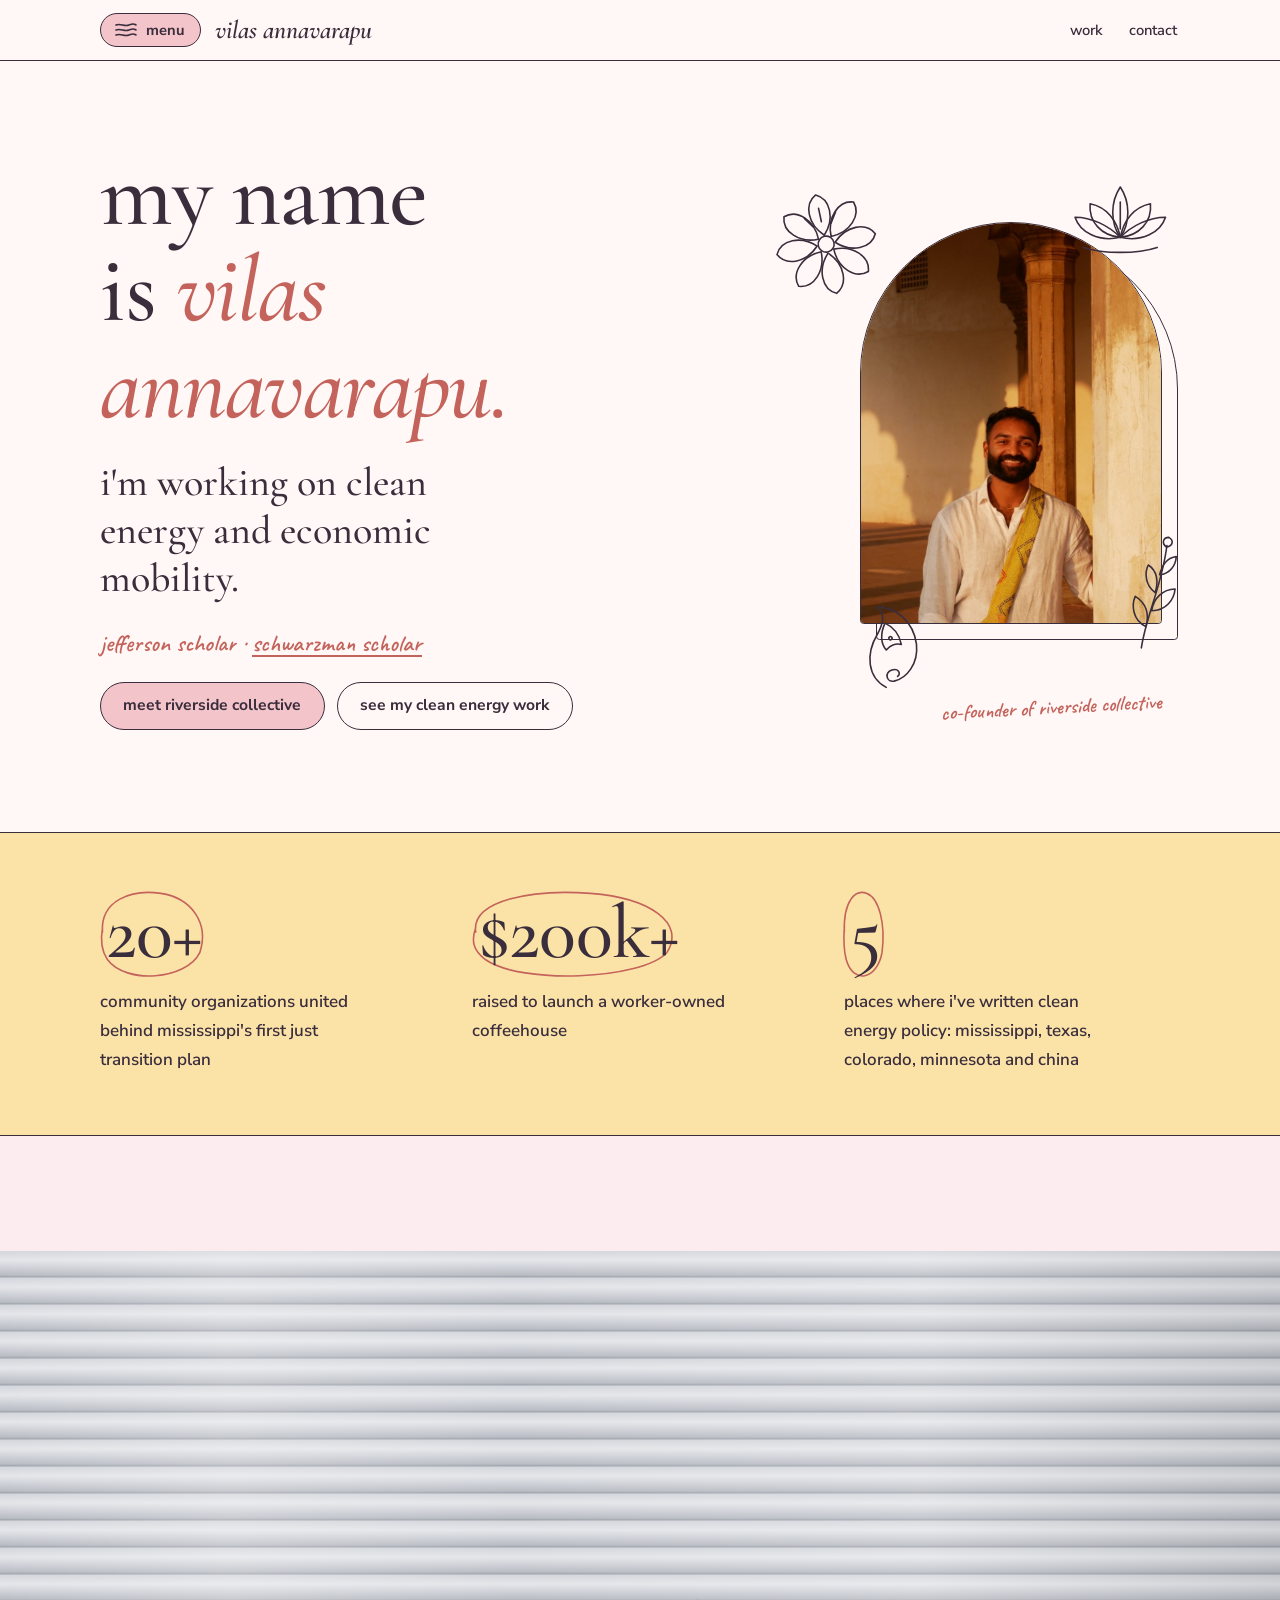
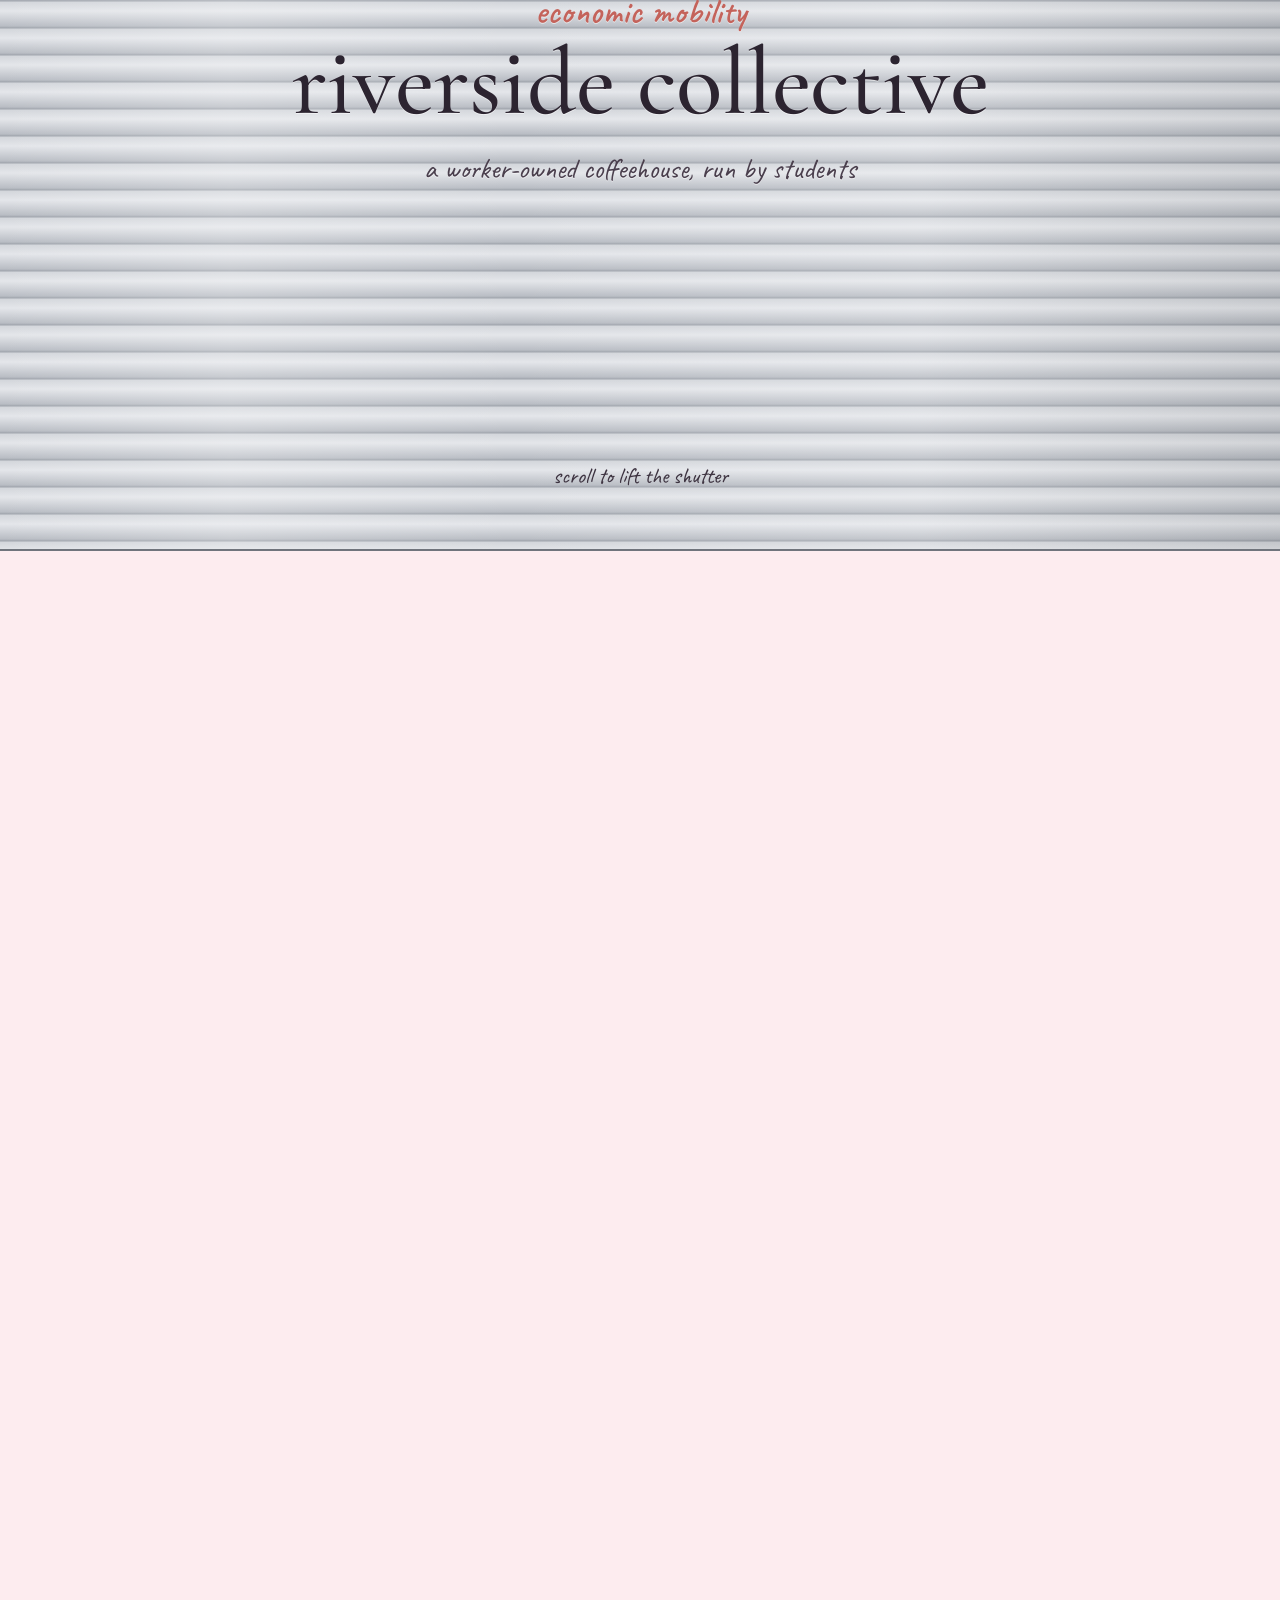
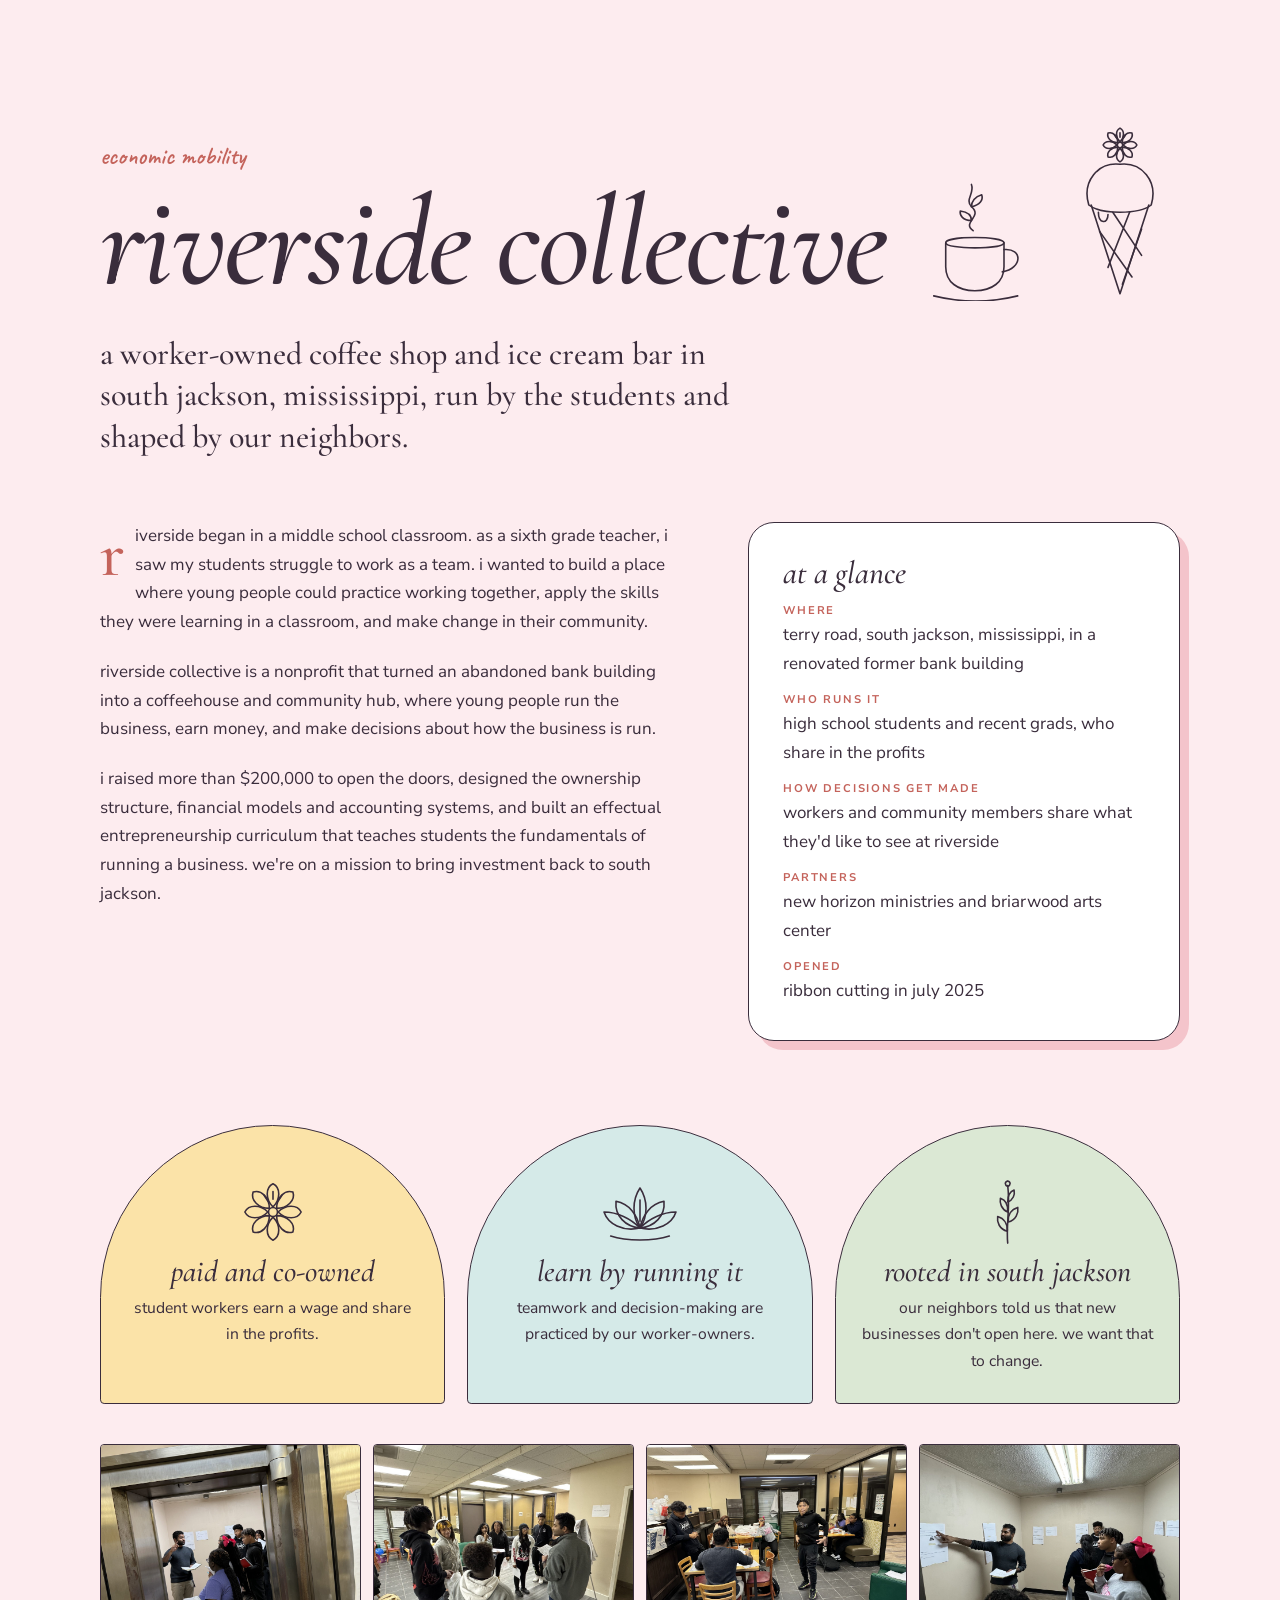
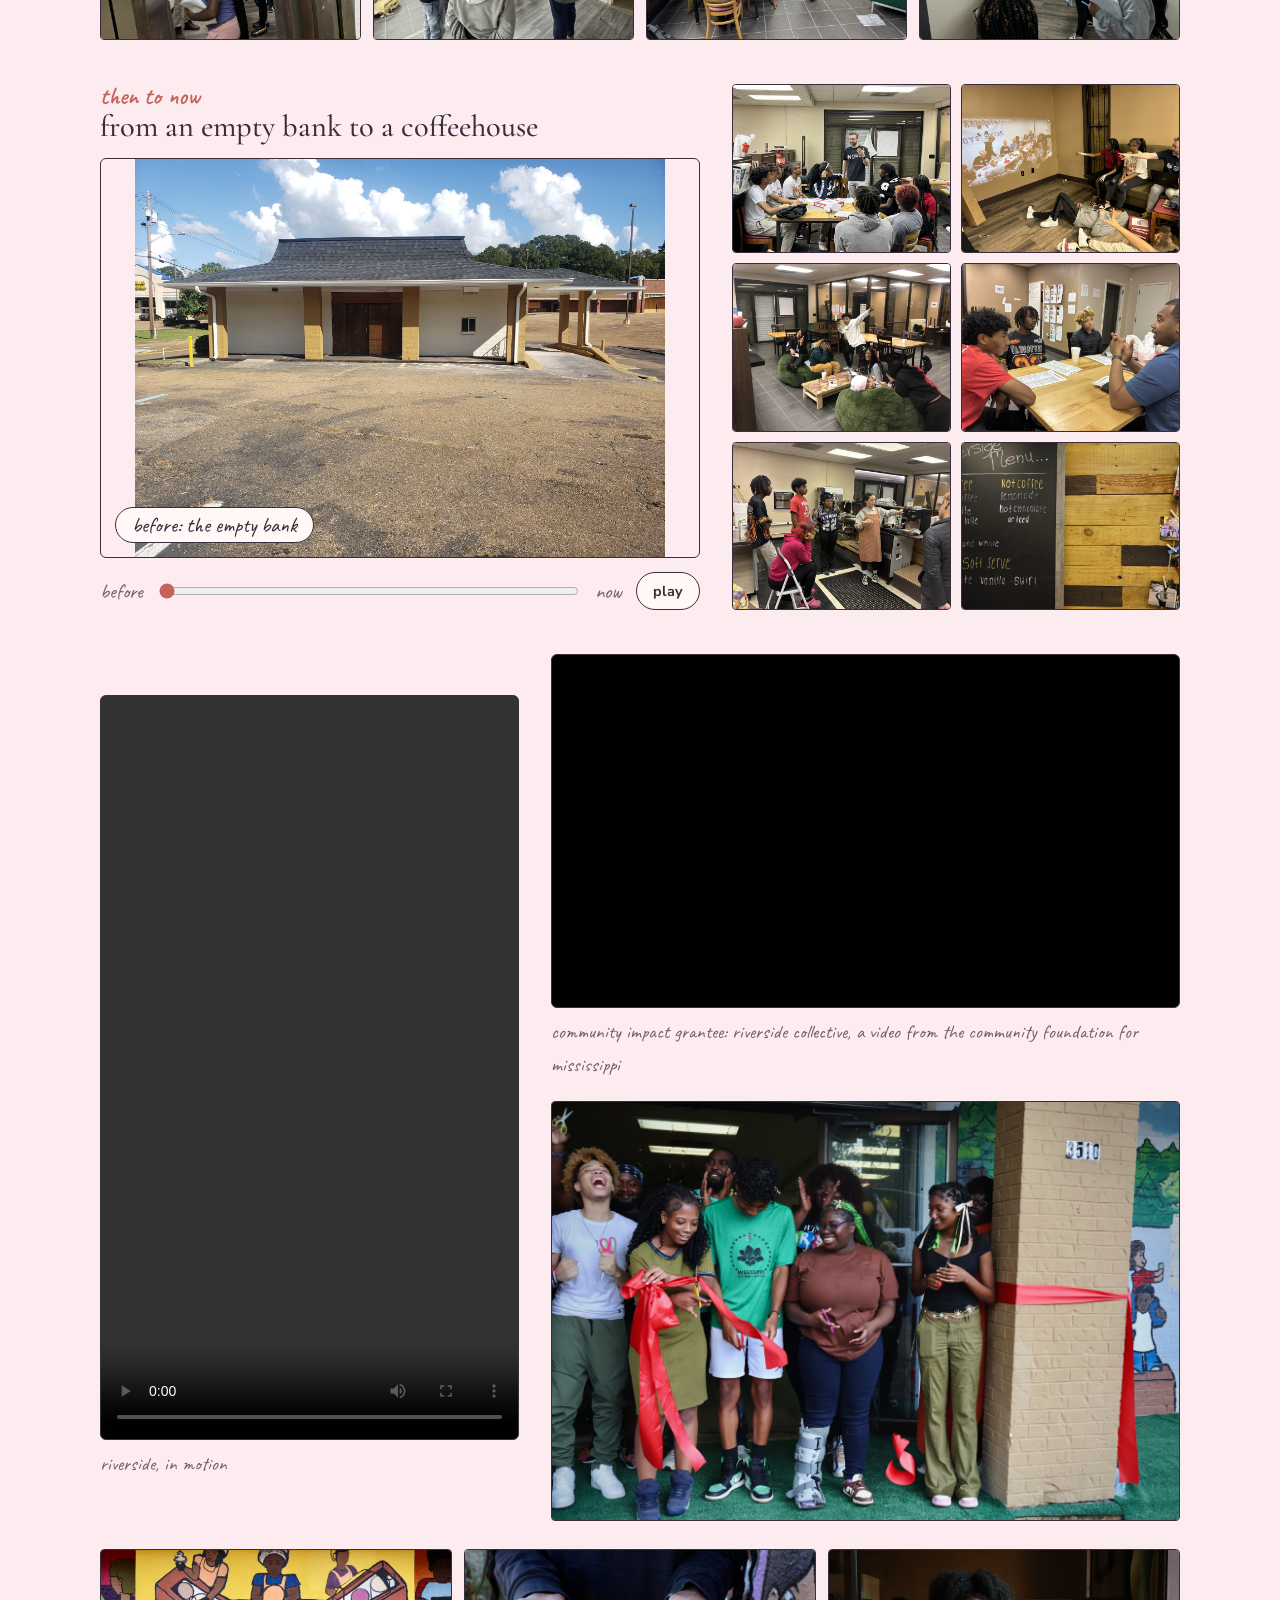
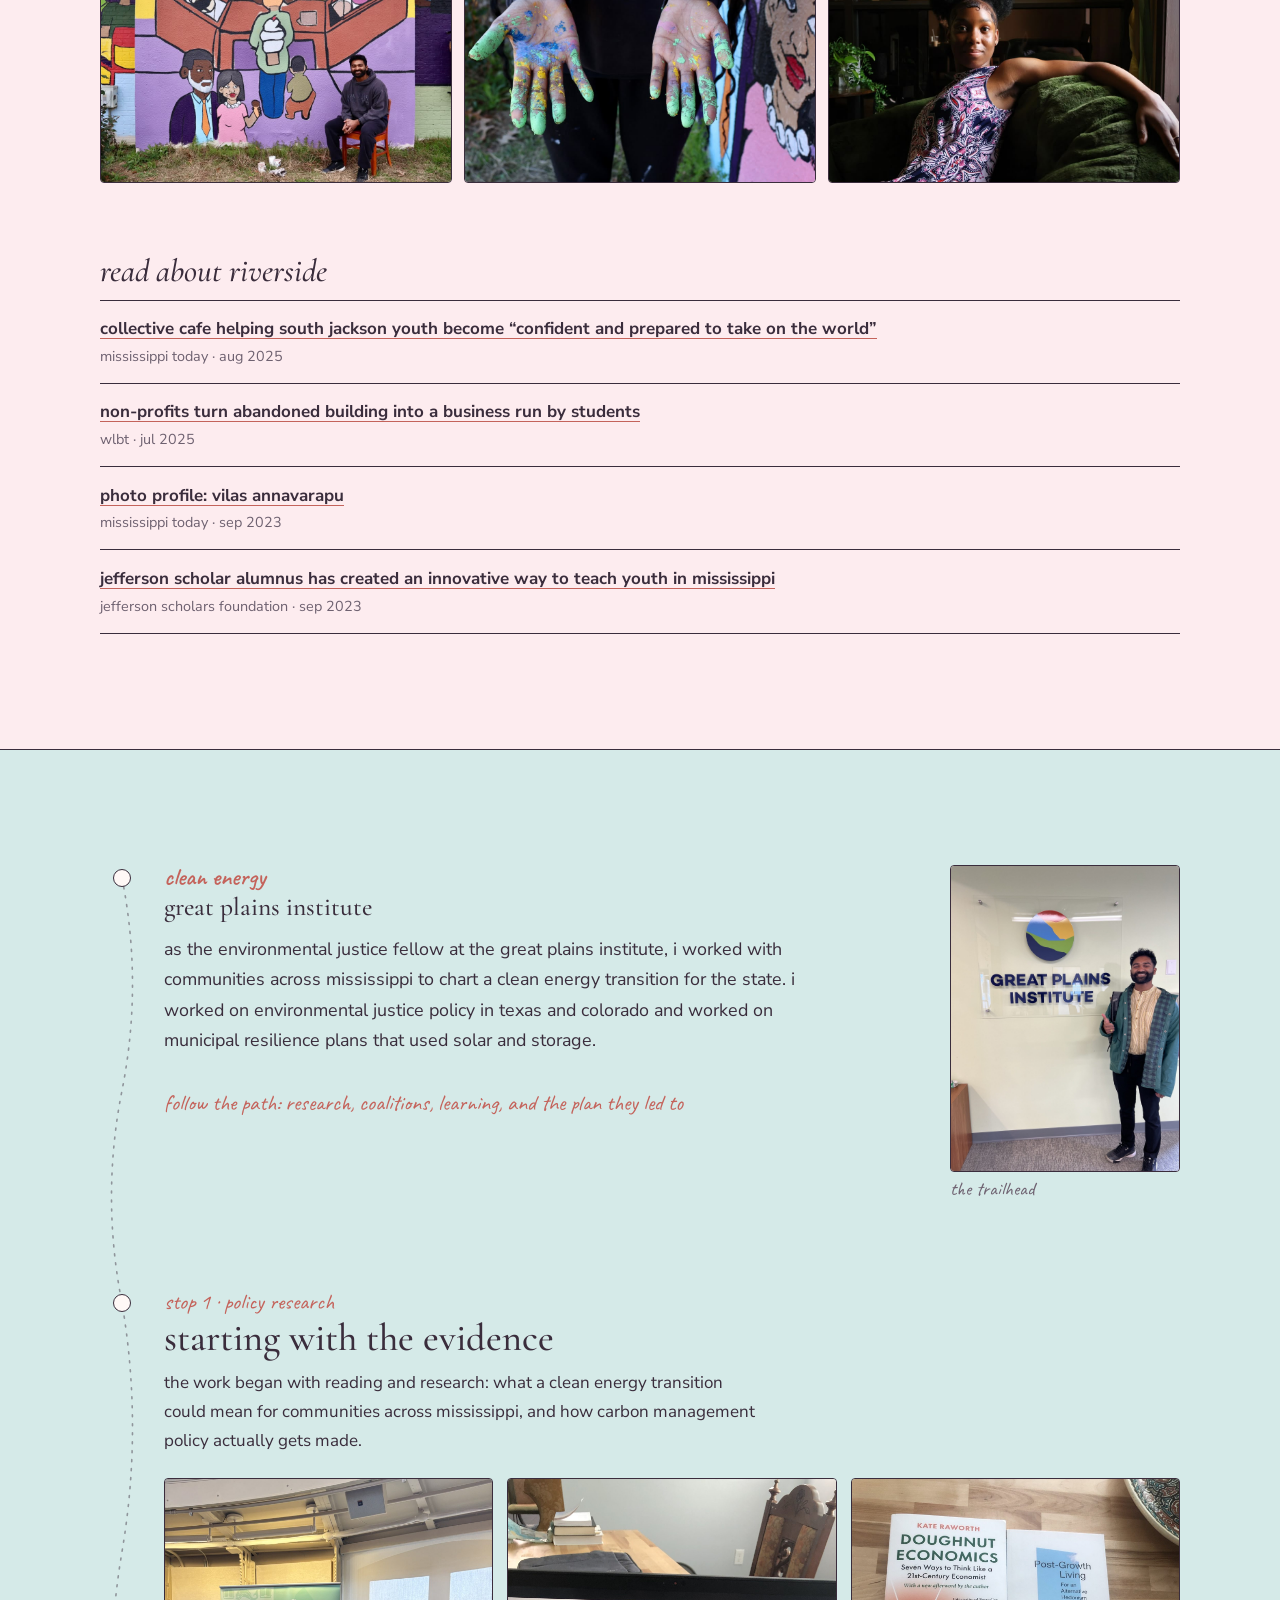
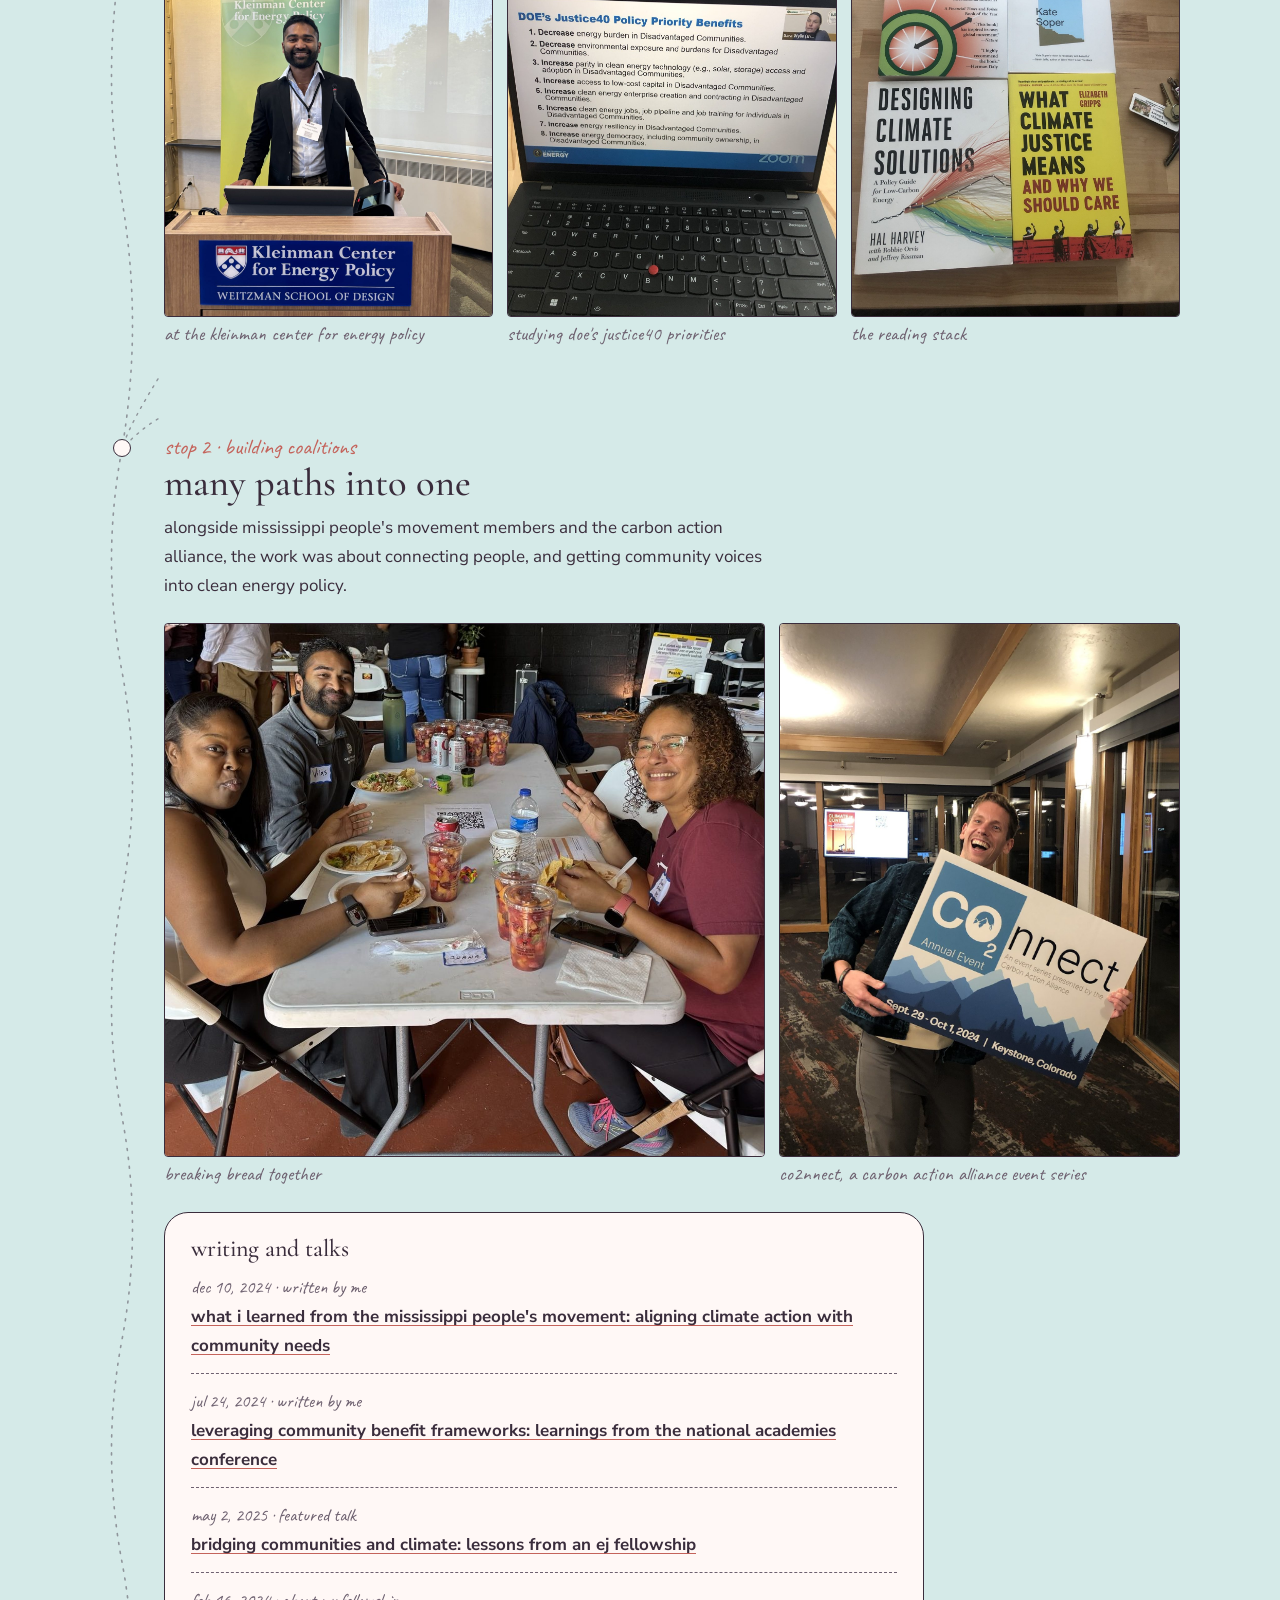
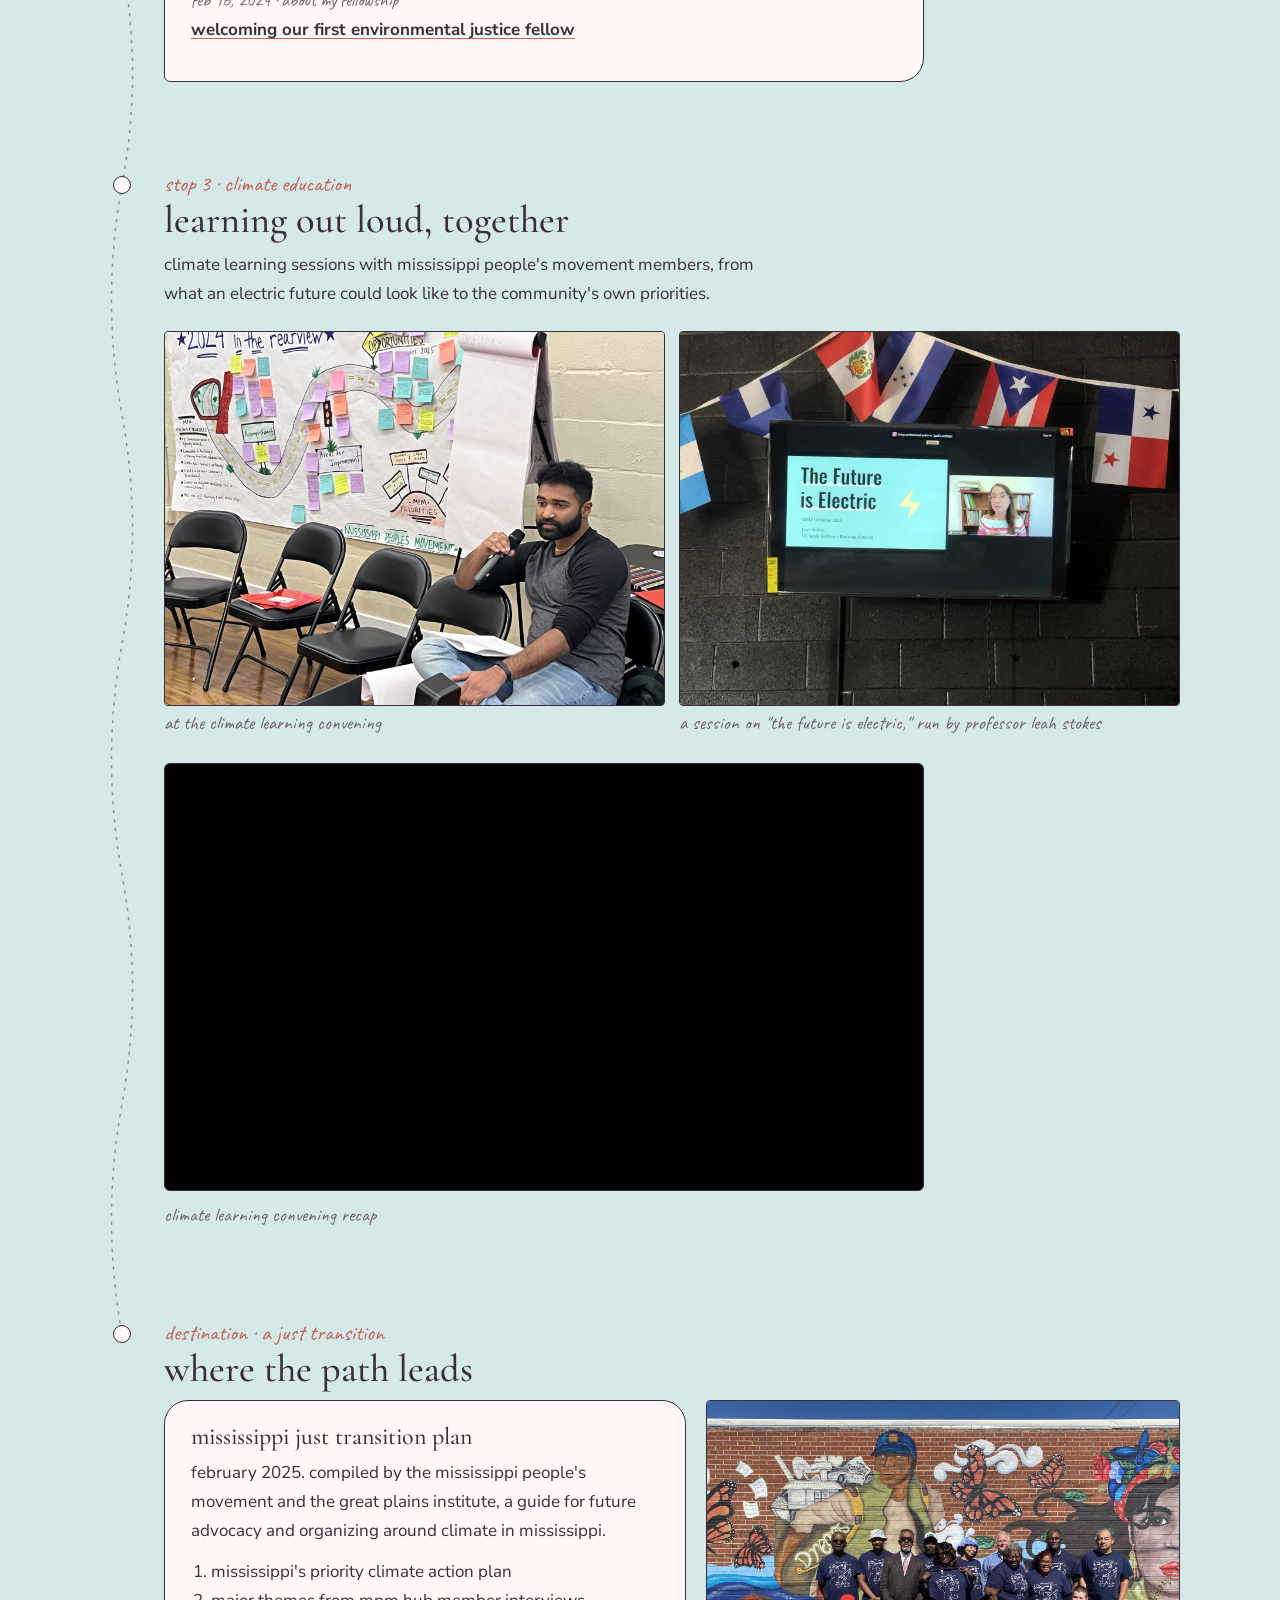
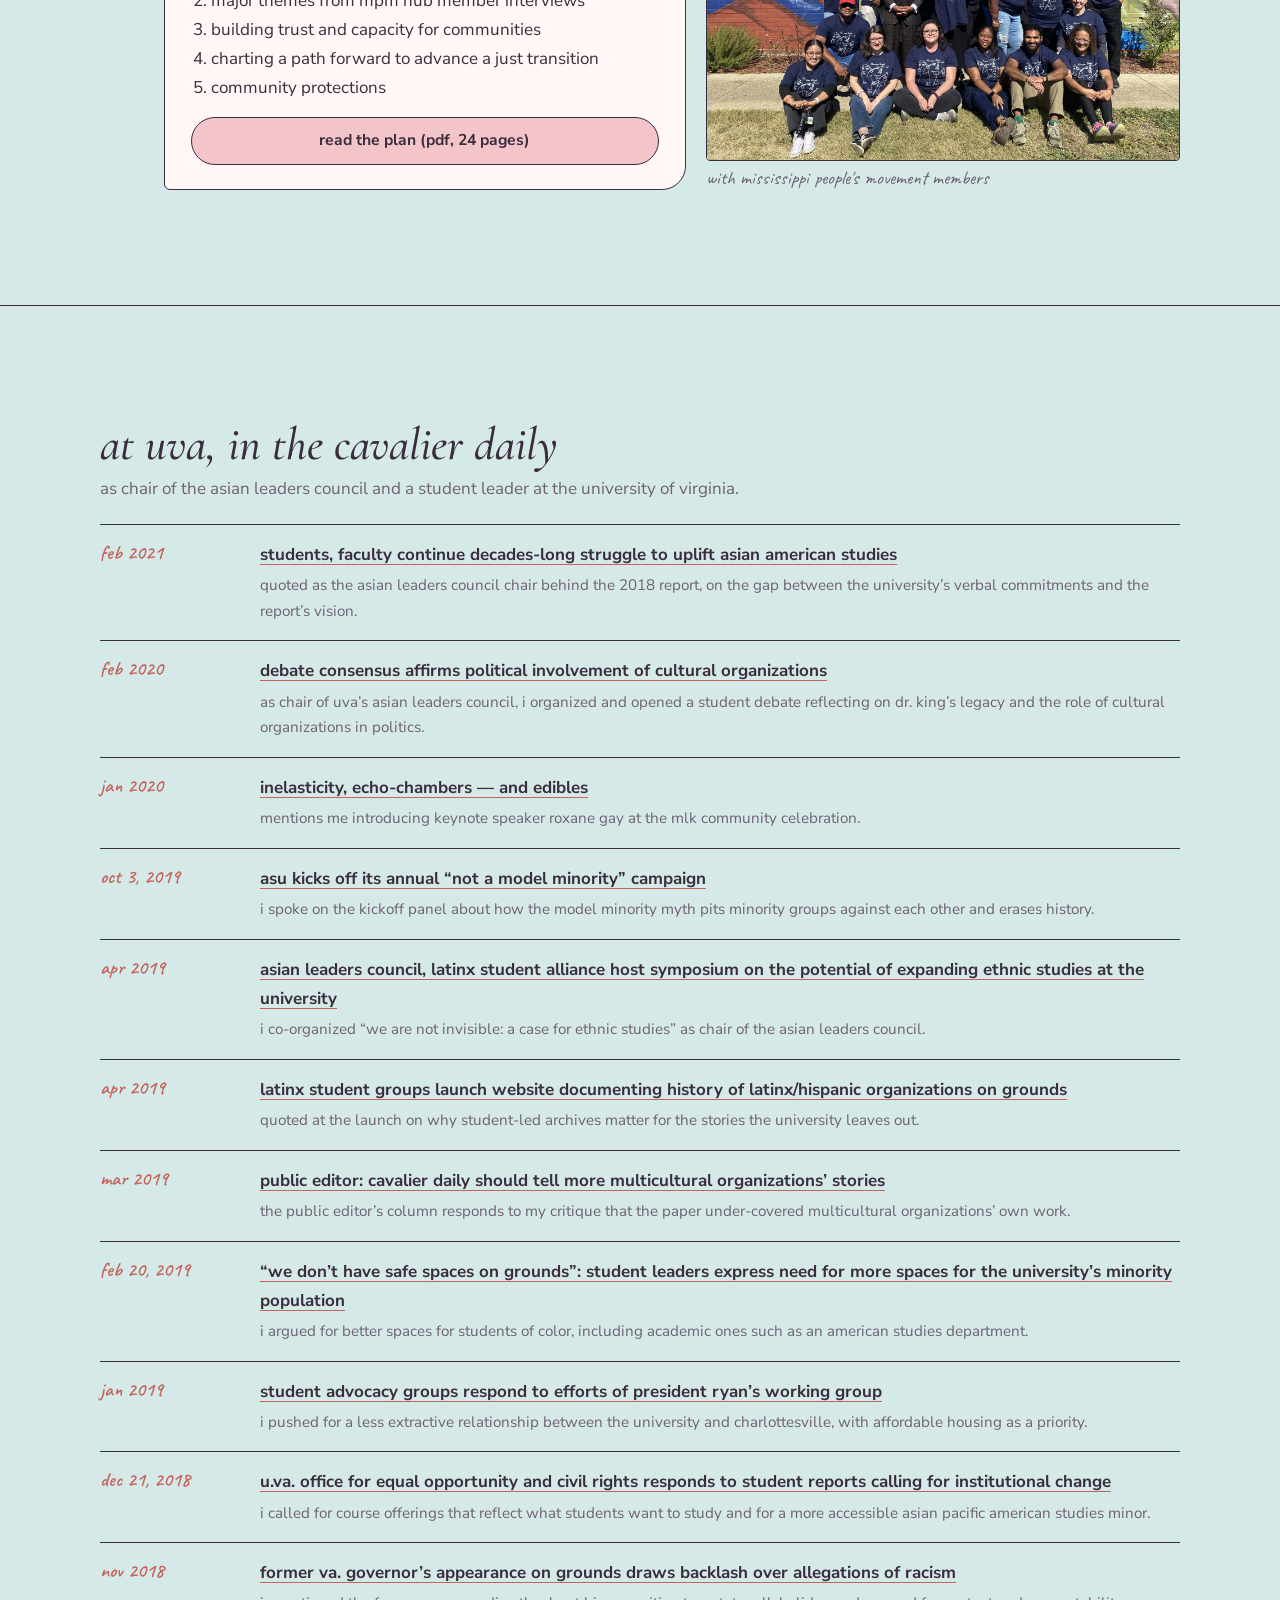
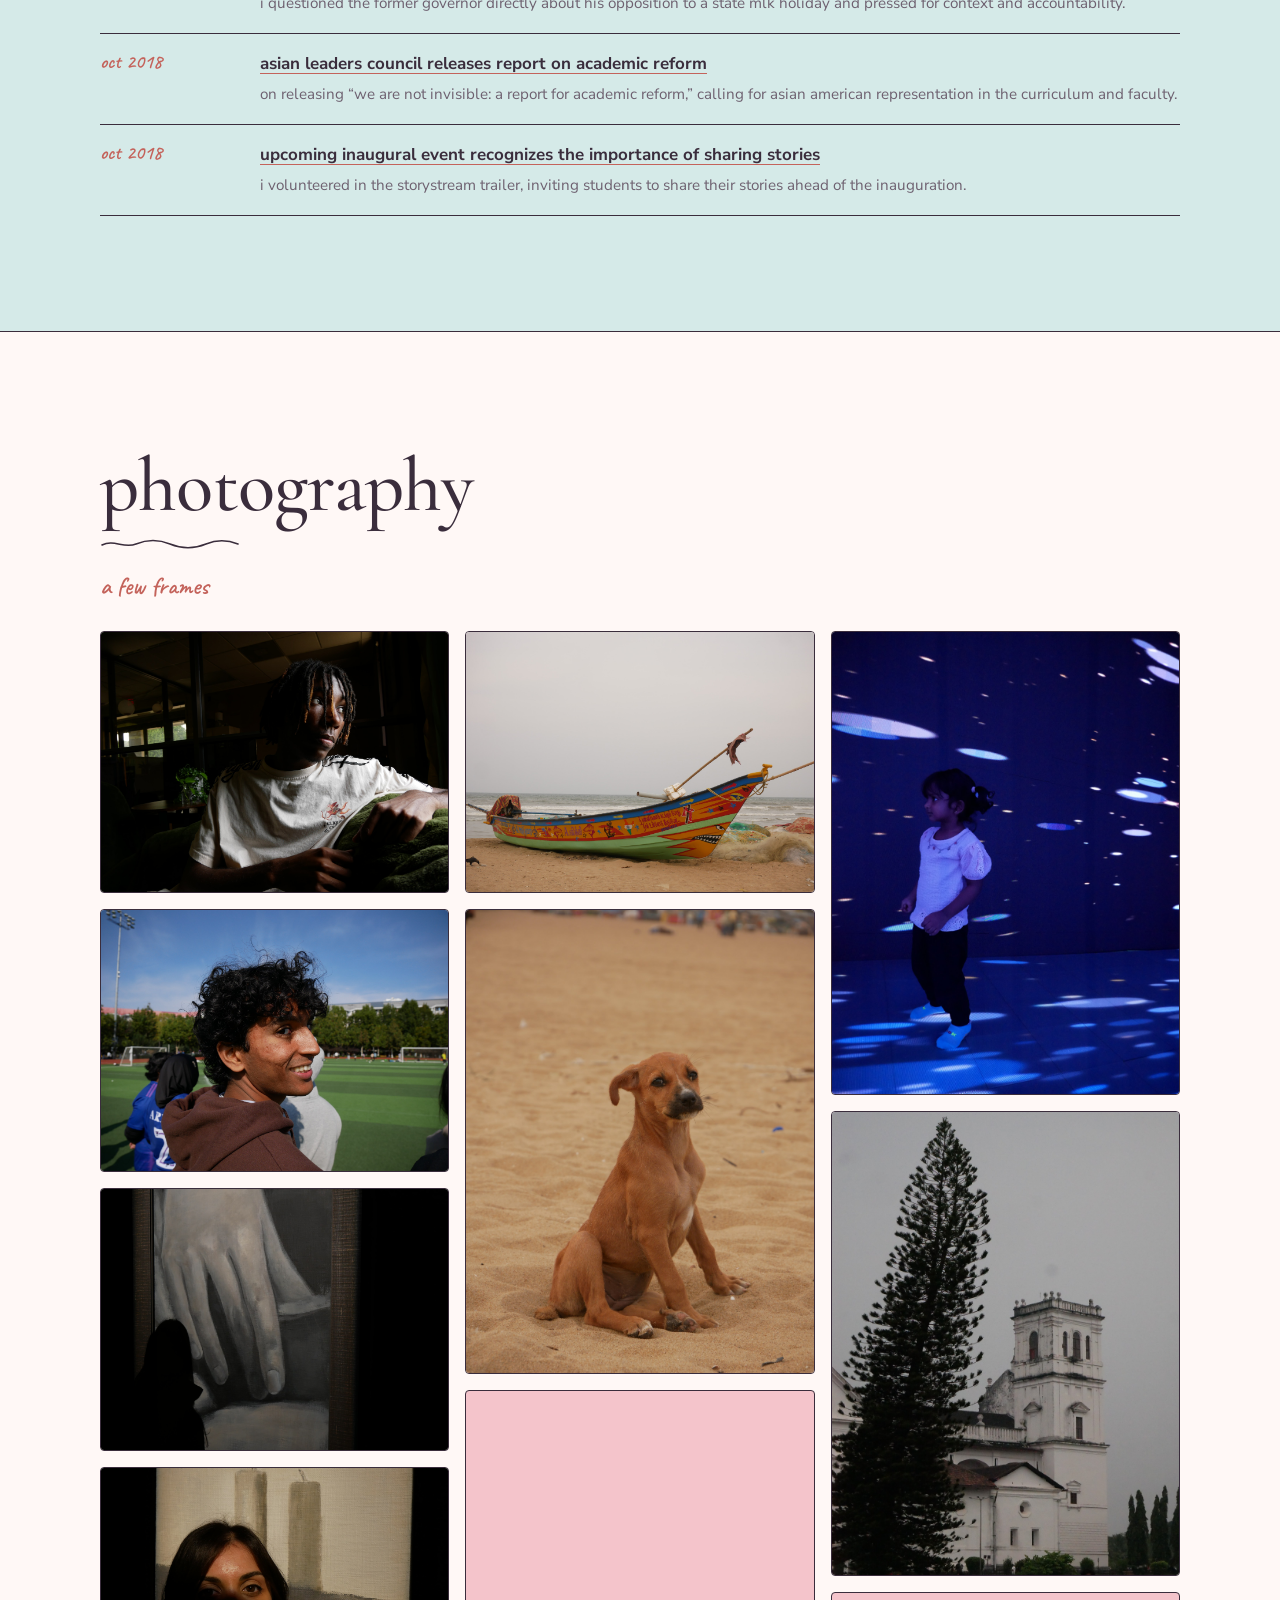
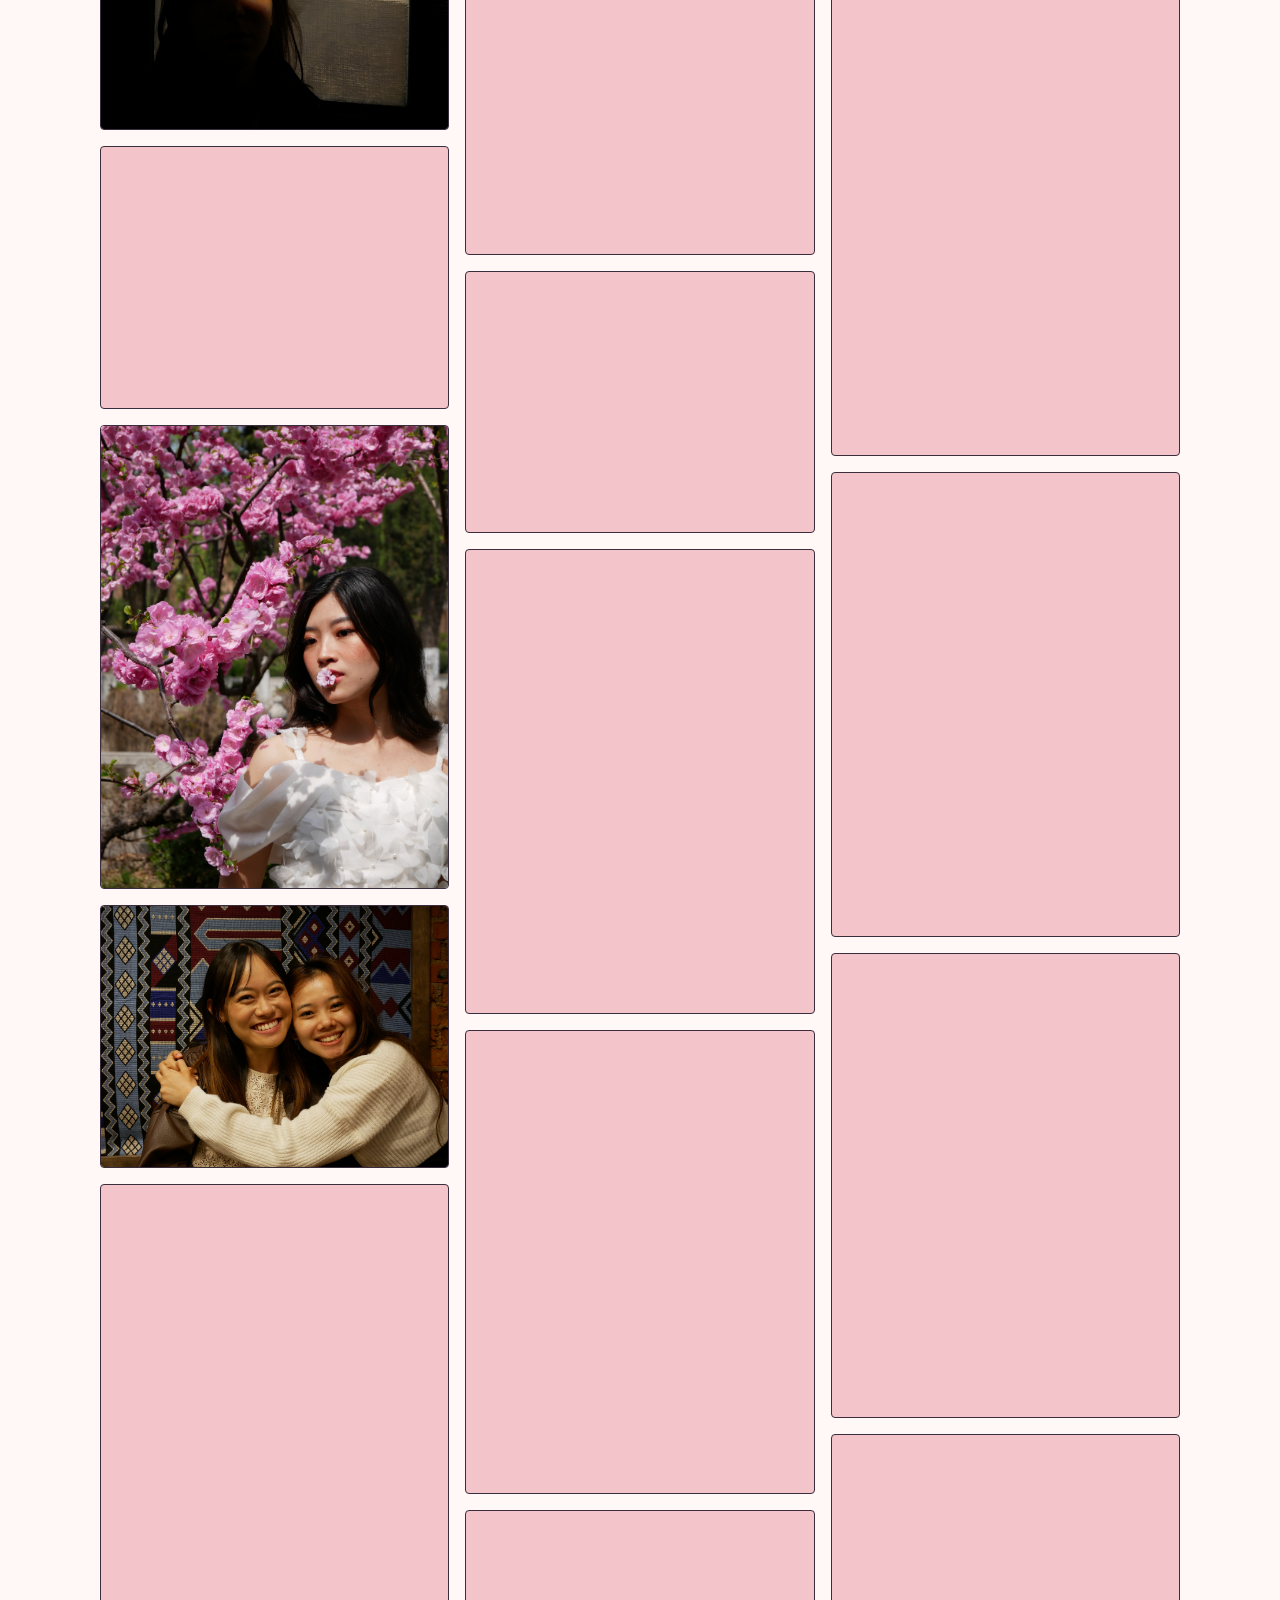
<file: index.html>
<!doctype html>
<html lang="en">
<head>
<meta charset="utf-8">
<meta name="viewport" content="width=device-width, initial-scale=1">
<title>Vilas Annavarapu</title>
<meta name="description" content="Vilas Annavarapu builds policy and partnerships for a just energy transition through worker ownership, community-driven capital and clean energy workforce pathways. Co-founder of Riverside Collective in Jackson, Mississippi.">
<link rel="preconnect" href="https://fonts.googleapis.com">
<link rel="preconnect" href="https://fonts.gstatic.com" crossorigin>
<link href="https://fonts.googleapis.com/css2?family=Caveat:wght@500;600&family=Cormorant+Garamond:ital,wght@0,400;0,500;0,600;1,400;1,500;1,600&family=Nunito+Sans:wght@400;600;700&display=swap" rel="stylesheet">
<style>
:root {
--paper: #fff8f6;
--rosewash: #fdecef;
--rose: #f4c4cb;
--terra: #c4635b;
--marigold: #fbe3a8;
--lake: #d5eae8;
--indigo: #dfe2f6;
--sage: #dbe8d4;
--ink: #3a2d3c;
--mute: #6e6170;
--display: "Cormorant Garamond", "Iowan Old Style", Georgia, serif;
--body: "Nunito Sans", system-ui, -apple-system, "Segoe UI", Arial, sans-serif;
--hand: "Caveat", "Segoe Script", cursive;
--line: 1.6px;
}
* { box-sizing: border-box; }
html { scroll-behavior: smooth; }
@media (prefers-reduced-motion: reduce) { html { scroll-behavior: auto; } * { transition: none !important; animation: none !important; } }
body { margin: 0; background: var(--paper); color: var(--ink); font: 400 1.0625rem/1.7 var(--body); -webkit-font-smoothing: antialiased; }
img { max-width: 100%; display: block; }
a { color: inherit; }
h1, h2, h3 { font-family: var(--display); font-weight: 500; margin: 0; line-height: 1.02; text-wrap: balance; }
:focus-visible { outline: 3px solid var(--terra); outline-offset: 3px; }
section[id], header[id] { scroll-margin-top: 70px; }
.defs { position: absolute; width: 0; height: 0; overflow: hidden; }
.defs path, .defs circle, .defs ellipse { vector-effect: non-scaling-stroke; }
svg.art { color: var(--ink); overflow: visible; }
.wrap { width: 100%; max-width: 1120px; margin: 0 auto; padding-left: max(20px, env(safe-area-inset-left, 0px)); padding-right: max(20px, env(safe-area-inset-right, 0px)); position: relative; }
.band { padding-block: clamp(64px, 9vw, 120px); position: relative; }
.note { font: 600 1.55rem/1 var(--hand); color: var(--terra); margin: 0; }
.h2 { font-size: clamp(2.8rem, 6.4vw, 4.8rem); letter-spacing: -.01em; }
.h2::after { content: ""; display: block; width: 150px; height: 12px; margin-top: .75rem; background: url("data:image/svg+xml,%3Csvg xmlns='http://www.w3.org/2000/svg' viewBox='0 0 140 12'%3E%3Cpath d='M2 7 C14 1 24 11 36 6 S58 1 70 6 S94 11 106 6 S128 2 138 6' fill='none' stroke='%233A2D3C' stroke-width='1.6' stroke-linecap='round'/%3E%3C/svg%3E") no-repeat; }
.btn { display: inline-flex; align-items: center; font: 700 .98rem/1 var(--body); text-decoration: none; padding: .95rem 1.4rem; border-radius: 999px; border: var(--line) solid var(--ink); background: transparent; color: var(--ink); transition: transform .2s ease, background .2s ease; }
.btn:hover { transform: translateY(-2px); background: var(--marigold); }
.btn.fill { background: var(--rose); }
.btn.fill:hover { background: var(--marigold); }
.cta { display: flex; flex-wrap: wrap; gap: .75rem; }
.nav { position: sticky; top: 0; z-index: 20; background: rgba(255,248,246,.94); backdrop-filter: blur(6px); border-bottom: var(--line) solid var(--ink); padding-top: env(safe-area-inset-top, 0px); }
.nav-in { display: flex; align-items: center; justify-content: space-between; gap: 1rem; height: 60px; }
.brand { font: 600 1.6rem/1 var(--display); font-style: italic; text-decoration: none; white-space: nowrap; }
.nav-links { display: flex; gap: 1.2rem; overflow-x: auto; scrollbar-width: none; min-width: 0; align-items: center; }
.nav-links::-webkit-scrollbar { display: none; }
.nav-links a { text-decoration: none; font: 600 .92rem/1 var(--body); white-space: nowrap; padding: .5rem .2rem; }
.nav-links a:hover { text-decoration: underline; text-decoration-color: var(--terra); text-underline-offset: 6px; text-decoration-thickness: 2px; }
.nav-links a.hot { background: var(--rose); border: var(--line) solid var(--ink); border-radius: 999px; padding: .5rem .85rem; }
.hero { padding-block: clamp(36px, 6vw, 80px) clamp(64px, 8vw, 110px); overflow: hidden; }
.hero-in { display: grid; grid-template-columns: minmax(0, 1.1fr) minmax(0, .9fr); gap: clamp(28px, 5vw, 64px); align-items: center; }
.hero h1 { font-size: clamp(3rem, 7.4vw, 6rem); letter-spacing: -.015em; margin: .5rem 0 0; }
.hero h1 em { color: var(--terra); font-style: italic; }
.hero .lead { font-size: clamp(1.08rem, 2vw, 1.25rem); color: var(--mute); max-width: 33rem; margin: 1.5rem 0 2rem; }
.art-hero { position: relative; width: 100%; max-width: 470px; margin-inline: auto; aspect-ratio: 1 / 1.08; }
.arch { position: absolute; margin: 0; overflow: hidden; border-radius: 999px 999px 24px 24px; }
.arch img { width: 100%; height: 100%; object-fit: cover; }
.arch-main { width: 66%; aspect-ratio: 3 / 4; right: 4%; top: 7%; border: var(--line) solid var(--ink); background: var(--rose); }
.arch-back { width: 66%; aspect-ratio: 3 / 4; right: calc(4% - 16px); top: calc(7% + 16px); border: var(--line) solid var(--ink); }
.arch-small { width: 40%; aspect-ratio: 1 / 1.2; left: 0; bottom: 2%; border: 6px solid var(--paper); box-shadow: 0 0 0 var(--line) var(--ink); background: var(--marigold); }
.deco { position: absolute; color: var(--ink); overflow: visible; }
.d-mari { width: 25%; left: 10%; top: 0; transform: rotate(-12deg); }
.d-sprig { width: 11%; right: 0; bottom: 6%; transform: rotate(14deg); }
.d-pais { width: 14%; left: 30%; bottom: -2%; transform: rotate(-20deg); }
.d-lotus { width: 22%; right: 2%; top: -2%; }
.hand { position: absolute; right: 4%; bottom: -2.4rem; font: 600 1.3rem/1.05 var(--hand); color: var(--terra); transform: rotate(-3deg); white-space: nowrap; }
.stats { background: var(--marigold); border-block: var(--line) solid var(--ink); }
.stats-in { display: grid; grid-template-columns: repeat(3, minmax(0, 1fr)); gap: 36px; padding-block: clamp(36px, 5vw, 60px); }
.num { position: relative; display: inline-block; padding: .1em .35em; }
.num .ring { position: absolute; inset: -14% -6%; width: 112%; height: 128%; color: var(--terra); }
.num strong { position: relative; font: 500 clamp(3rem, 6.5vw, 4.8rem)/1 var(--display); letter-spacing: -.01em; }
.stat span.t { display: block; margin-top: .9rem; max-width: 17rem; font-weight: 600; }
.riverside { background: var(--rosewash); border-bottom: var(--line) solid var(--ink); overflow: hidden; }
.rv-head { display: grid; grid-template-columns: minmax(0, 1fr) auto; gap: 2rem; align-items: end; }
.rv-head h2 { font-size: clamp(3.4rem, 10vw, 8rem); font-style: italic; font-weight: 500; letter-spacing: -.02em; margin-top: .6rem; }
.rv-art { display: flex; gap: 1.25rem; align-items: flex-end; padding-bottom: .5rem; }
.rv-art svg { width: clamp(72px, 10vw, 120px); height: auto; }
.rv-lead { font: 500 clamp(1.35rem, 2.8vw, 2rem)/1.3 var(--display); max-width: 40rem; margin: 1.5rem 0 0; }
.rv-grid { display: grid; grid-template-columns: minmax(0, 1.15fr) minmax(0, .85fr); gap: clamp(32px, 5vw, 72px); margin-top: clamp(36px, 6vw, 64px); align-items: start; }
.rv-story p { margin: 0 0 1.2em; max-width: 37rem; }
.rv-story p:first-child::first-letter { font: 500 4.2rem/.8 var(--display); float: left; padding: .35rem .6rem 0 0; color: var(--terra); }
.facts { background: #fff; border: var(--line) solid var(--ink); border-radius: 26px; padding: clamp(22px, 3vw, 34px); box-shadow: 9px 9px 0 var(--rose); }
.facts h3 { font-size: 2rem; font-style: italic; margin-bottom: 1rem; }
.facts dl { margin: 0; display: grid; gap: .95rem; }
.facts dt { font: 700 .7rem/1 var(--body); letter-spacing: .16em; text-transform: uppercase; color: var(--terra); margin-bottom: .3rem; }
.facts dd { margin: 0; }
.pillars { display: grid; grid-template-columns: repeat(3, minmax(0, 1fr)); gap: 22px; margin-top: clamp(48px, 7vw, 84px); }
.pillar { border: var(--line) solid var(--ink); border-radius: 999px 999px 24px 24px; padding: 2.2rem 1.6rem 1.8rem; text-align: center; }
.pillar:nth-child(1) { background: var(--marigold); }
.pillar:nth-child(2) { background: var(--lake); }
.pillar:nth-child(3) { background: var(--sage); }
.pillar svg { height: 64px; width: auto; margin: 1.2rem auto .7rem; display: block; }
.pillar h3 { font-size: 1.9rem; font-style: italic; margin-bottom: .5rem; }
.pillar p { margin: 0; font-size: .98rem; }
.rv-links { margin-top: clamp(40px, 6vw, 72px); }
.rv-links h3 { font-size: 2rem; font-style: italic; margin-bottom: .75rem; }
.rv-links ul { list-style: none; margin: 0; padding: 0; }
.rv-links li { padding: .9rem 0; border-top: var(--line) solid var(--ink); }
.rv-links li:last-child { border-bottom: var(--line) solid var(--ink); }
.rv-links a { font-weight: 700; text-underline-offset: 4px; text-decoration-color: var(--terra); }
.rv-links span { display: block; color: var(--mute); font-size: .9rem; }
.work .h2 { margin-bottom: 2.2rem; }
.role { display: grid; grid-template-columns: minmax(0, 15rem) minmax(0, 1fr); gap: 1rem 2.5rem; padding-block: 2rem; border-top: var(--line) solid var(--ink); }
.role .when { font: 500 1.7rem/1.05 var(--display); font-style: italic; }
.role .where { color: var(--mute); margin-top: .4rem; font-size: .95rem; }
.role h3 { font-size: clamp(2rem, 4vw, 2.8rem); margin-bottom: .9rem; }
.role ul { margin: 0; padding-left: 1.1rem; display: grid; gap: .6rem; max-width: 46rem; }
.role ul li::marker { color: var(--terra); }
.role .tag { display: inline-block; margin-top: 1rem; font: 700 .85rem/1 var(--body); background: var(--rose); border: var(--line) solid var(--ink); padding: .6rem .95rem; border-radius: 999px; text-decoration: none; }
.role .tag:hover { background: var(--marigold); }
.press { background: var(--lake); border-block: var(--line) solid var(--ink); }
.press .h2 { margin-bottom: 2.2rem; }
.cards { display: grid; grid-template-columns: repeat(auto-fill, minmax(min(100%, 310px), 1fr)); gap: 20px; }
.pcard { background: #fff; border: var(--line) solid var(--ink); border-radius: 22px; padding: 1.5rem; display: flex; flex-direction: column; gap: .6rem; min-width: 0; transition: transform .2s ease; }
.pcard:hover { transform: translateY(-4px) rotate(-.4deg); }
.pcard:nth-child(1) { background: var(--marigold); }
.pcard:nth-child(3) { background: var(--rosewash); }
.pcard:nth-child(4) { background: var(--indigo); }
.pcard:nth-child(6) { background: var(--sage); }
.pcard .src { font: 700 .7rem/1 var(--body); letter-spacing: .16em; text-transform: uppercase; color: var(--terra); }
.pcard h3 { font-size: 1.6rem; line-height: 1.05; }
.pcard h3 a { text-decoration: none; }
.pcard h3 a:hover { text-decoration: underline; text-decoration-color: var(--terra); text-underline-offset: 4px; }
.pcard p { margin: 0; font-size: .96rem; }
.pcard .by { color: var(--mute); font-size: .86rem; margin-top: auto; }
.cd { margin-top: 0; }
.cd h3, .cd .cd-h { font-size: clamp(2rem, 4vw, 2.9rem); font-style: italic; margin-bottom: .4rem; }
.cd > p { margin: 0 0 1.25rem; color: var(--mute); }
.cd ul { list-style: none; margin: 0; padding: 0; }
.cd li { border-top: var(--line) solid var(--ink); padding: 1rem 0; display: grid; grid-template-columns: minmax(0, 8.5rem) minmax(0, 1fr); gap: .25rem 1.5rem; }
.cd li:last-child { border-bottom: var(--line) solid var(--ink); }
.cd .m { font: 600 1.25rem/1.2 var(--hand); color: var(--terra); }
.cd a { font-weight: 700; text-underline-offset: 4px; text-decoration-color: var(--terra); }
.cd .d { display: block; color: var(--mute); font-size: .95rem; margin-top: .2rem; }
.photo .h2 { margin-bottom: 1.5rem; }
.photo .sub { margin: 0 0 2rem; }
.mosaic { columns: 3 240px; column-gap: 16px; }
.mosaic a { display: block; min-height: 180px; margin: 0 0 16px; break-inside: avoid; border-radius: 4px; overflow: hidden; background: var(--rose); border: var(--line) solid var(--ink); }
.mosaic img { width: 100%; height: auto; transition: transform .4s ease; }
.mosaic a:hover img, .mosaic a:focus-visible img { transform: scale(1.04); }
.edu { background: var(--sage); border-block: var(--line) solid var(--ink); }
.edu .h2 { margin-bottom: 2.2rem; }
.edu-grid { display: grid; grid-template-columns: repeat(auto-fit, minmax(min(100%, 260px), 1fr)); gap: 20px; }
.edu-card { background: #fff; border: var(--line) solid var(--ink); border-radius: 22px; padding: 1.6rem; }
.edu-card h3 { font-size: 1.9rem; margin-bottom: .4rem; }
.edu-card .meta { color: var(--terra); font-weight: 700; font-size: .88rem; margin: 0 0 .75rem; }
.edu-card p { margin: 0; }
.focus { margin-top: clamp(40px, 6vw, 72px); }
.focus h3 { font-size: 2rem; font-style: italic; margin-bottom: 1rem; }
.chips { list-style: none; margin: 0; padding: 0; display: flex; flex-wrap: wrap; gap: .6rem; }
.chips li { padding: .55rem 1rem; border-radius: 999px; background: #fff; border: var(--line) solid var(--ink); font-weight: 600; font-size: .95rem; }
.chips li:nth-child(4n+1) { background: var(--rose); }
.chips li:nth-child(4n+2) { background: var(--marigold); }
.chips li:nth-child(4n+3) { background: var(--indigo); }
.contact { background: var(--rose); overflow: hidden; }
.contact .h2 { font-size: clamp(3rem, 8vw, 6.2rem); font-style: italic; max-width: 12ch; }
.contact .h2::after { display: none; }
.contact p { font-size: 1.2rem; max-width: 34rem; margin: 1.25rem 0 2rem; }
.contact .btn.fill { background: var(--ink); color: var(--paper); }
.contact .btn.fill:hover { background: var(--marigold); color: var(--ink); }
.c-art { position: absolute; right: max(2vw, 12px); bottom: -10px; width: clamp(150px, 28vw, 340px); color: var(--ink); opacity: .9; }
footer { background: var(--paper); padding-block: 28px calc(28px + env(safe-area-inset-bottom, 0px)); font-size: .92rem; color: var(--mute); border-top: var(--line) solid var(--ink); }
@media (max-width: 860px) {
.hero-in, .rv-grid { grid-template-columns: minmax(0, 1fr); }
.pillars { grid-template-columns: minmax(0, 1fr); max-width: 420px; margin-inline: auto; }
.role { grid-template-columns: minmax(0, 1fr); gap: .5rem; }
.cd li { grid-template-columns: minmax(0, 1fr); }
.art-hero { max-width: 400px; }
.rv-head { grid-template-columns: minmax(0, 1fr); }
.c-art { opacity: .35; }
}
@media (max-width: 560px) {
.stats-in { grid-template-columns: minmax(0, 1fr); gap: 34px; }
.nav-links { gap: .8rem; }
.brand { font-size: 1.3rem; }
}
.hero .intro { font: 500 clamp(1.7rem, 3.4vw, 2.5rem)/1.2 var(--display); max-width: 26rem; margin: 1.4rem 0 2rem; }
.nav-left { display: flex; align-items: center; gap: .9rem; min-width: 0; }
.menu-btn { display: inline-flex; align-items: center; gap: .55rem; font: 700 .92rem/1 var(--body); background: var(--rose); color: var(--ink); border: var(--line) solid var(--ink); border-radius: 999px; padding: .55rem .9rem; cursor: pointer; }
.menu-btn:hover { background: var(--marigold); }
.scrim { position: fixed; inset: 0; background: rgba(58,45,60,.35); opacity: 0; pointer-events: none; transition: opacity .25s ease; z-index: 30; }
.scrim.open { opacity: 1; pointer-events: auto; }
.drawer { position: fixed; top: 0; left: 0; bottom: 0; width: min(330px, 86vw); background: var(--rosewash); border-right: var(--line) solid var(--ink); z-index: 40; transform: translateX(-102%); visibility: hidden; transition: transform .3s ease, visibility 0s linear .3s; padding: calc(22px + env(safe-area-inset-top, 0px)) 26px calc(22px + env(safe-area-inset-bottom, 0px)); display: flex; flex-direction: column; gap: .2rem; overflow-y: auto; }
.drawer.open { transform: none; visibility: visible; transition: transform .3s ease; }
.drawer-x { align-self: flex-start; font: 700 .88rem/1 var(--body); background: transparent; color: var(--ink); border: var(--line) solid var(--ink); border-radius: 999px; padding: .55rem .9rem; cursor: pointer; margin-bottom: 1.4rem; }
.drawer-x:hover { background: var(--marigold); }
.drawer .note { margin-bottom: .6rem; }
.drawer > a { font: 500 2.3rem/1.15 var(--display); font-style: italic; text-decoration: none; padding: .4rem 0; border-top: var(--line) solid var(--ink); }
.drawer > a:hover { color: var(--terra); }
.drawer .d-art { margin-top: auto; width: 150px; padding-top: 1.5rem; }
@media (max-width: 560px) { .menu-btn { padding: .5rem .75rem; } .nav-left { gap: .6rem; } }

.gpi{background:var(--lake)}
.gpi .note{margin:0 0 4px}
.gpi-lead{max-width:62ch;font-size:1.12rem;margin:14px 0 28px}
.gpi-grid{display:grid;grid-template-columns:1.1fr 1fr;gap:28px;align-items:start}
.gpi-card{background:var(--paper);border:var(--line) solid var(--ink);border-radius:24px 24px 24px 6px;padding:24px 26px}
.gpi-card h3{font-family:'Cormorant Garamond',serif;font-size:1.5rem;margin:0 0 10px}
.gpi-card p{margin:0 0 12px}
.gpi-list{list-style:none;margin:0;padding:0}
.gpi-list li{padding:12px 0;border-top:1px dashed var(--mute)}
.gpi-list li:first-child{border-top:0;padding-top:0}
.gpi-list a{font-weight:700;color:var(--ink);text-decoration-color:var(--terra);text-underline-offset:3px}
.gpi-list span{display:block;font-family:'Caveat',cursive;font-size:1.15rem;color:var(--mute)}
.gpi-plan .btn{margin-top:6px;display:inline-block}
.gpi-plan ol{margin:0 0 14px;padding-left:20px}
@media(max-width:820px){.gpi-grid{grid-template-columns:1fr}}

.tn-row{display:grid;grid-template-columns:minmax(0,600px) minmax(0,1fr);gap:32px;align-items:stretch;margin:44px 0 8px}
.tn{min-width:0}
.tn-mosaic{display:grid;grid-template-columns:1fr 1fr;grid-auto-rows:1fr;gap:10px;min-height:0}
.tn-mosaic img{display:block;width:100%;height:100%;min-height:0;object-fit:cover;border:var(--line) solid var(--ink);border-radius:4px}
@media(max-width:900px){.tn-row{grid-template-columns:1fr;gap:24px}.tn-mosaic img{height:auto;aspect-ratio:4/3}}
.tn .note{margin:0}
.tn h3{font-family:'Cormorant Garamond',serif;font-size:1.9rem;margin:2px 0 16px}
.tn-stage{position:relative;aspect-ratio:3/2;border:var(--line) solid var(--ink);border-radius:6px;overflow:hidden;background:var(--rosewash)}
.tn-stage img{position:absolute;inset:0;width:100%;height:100%;object-fit:contain;opacity:0}
.tn-stage img:first-child{opacity:1}
.tn-tag{position:absolute;left:14px;bottom:14px;background:var(--paper);border:var(--line) solid var(--ink);border-radius:999px;padding:4px 16px;font-family:'Caveat',cursive;font-size:1.35rem;line-height:1.2}
.tn-bar{display:flex;align-items:center;gap:14px;margin-top:14px;font-family:'Caveat',cursive;font-size:1.3rem;color:var(--mute)}
.tn-bar input{flex:1;accent-color:var(--terra);height:28px}
.tn-bar button{font:inherit;font-family:'Nunito Sans',sans-serif;font-size:.9rem;font-weight:700;background:var(--paper);color:var(--ink);border:var(--line) solid var(--ink);border-radius:999px;padding:6px 16px;cursor:pointer}
.rv-media{display:grid;grid-template-columns:minmax(0,2fr) minmax(0,3fr);gap:32px;align-items:start;margin:44px 0 8px}
.rv-media figure{margin:0}
.rv-media video,.rv-media iframe{display:block;width:100%;border:var(--line) solid var(--ink);border-radius:6px;background:#000}
.rv-media video{aspect-ratio:9/16;object-fit:cover}
.rv-media iframe{aspect-ratio:16/9}
.rv-media figcaption{font-family:'Caveat',cursive;font-size:1.2rem;color:var(--mute);margin-top:8px}
.rv-snaps{display:grid;grid-template-columns:repeat(3,1fr);gap:12px;margin:28px 0 8px}
.rv-snaps img{display:block;width:100%;aspect-ratio:3/2;object-fit:cover;border:var(--line) solid var(--ink);border-radius:4px}
.rv-media .vert{align-self:center}
@media(max-width:760px){.rv-media{grid-template-columns:1fr}.rv-media .vert{max-width:340px;align-self:start}.rv-snaps{grid-template-columns:1fr 1fr}}
.gpi-video{margin:28px 0 0;max-width:760px}
.gpi-video iframe{display:block;width:100%;aspect-ratio:16/9;border:var(--line) solid var(--ink);border-radius:6px;background:#000}
.gpi-video figcaption{font-family:'Caveat',cursive;font-size:1.2rem;color:var(--mute);margin-top:8px}
.rv-media .rv-ribbon{display:block;width:100%;aspect-ratio:3/2;object-fit:cover;margin-top:20px;border:var(--line) solid var(--ink);border-radius:4px}
body,button,.btn{text-transform:lowercase}

section.riverside.band{overflow:clip}
.rv-open{position:relative;height:auto}
.rv-open-stick{position:relative;height:min(62vh,560px);overflow:hidden;background:#2b2226}
.rv-behind{position:absolute;inset:0}
.rv-behind img{width:100%;height:100%;object-fit:cover;object-position:50% 40%;display:block}
.rv-behind::after{content:"";position:absolute;inset:0;background:linear-gradient(180deg,rgba(40,28,34,.05) 40%,rgba(40,28,34,.62) 100%)}
.rv-welcome{position:absolute;left:clamp(20px,5vw,64px);bottom:clamp(24px,7vh,72px);z-index:1;margin:0;color:#fff8f6;font-family:'Caveat',cursive;font-size:clamp(1.8rem,4vw,3rem);line-height:1.1;text-shadow:0 2px 14px rgba(30,20,26,.55)}
.rv-shutter{display:none;position:absolute;inset:0 0 auto 0;height:calc(100% + 34px);z-index:2;will-change:transform;transform:translateY(calc(var(--p,0) * -112%));background:linear-gradient(90deg,rgba(255,255,255,0),rgba(255,255,255,.22) 18%,rgba(255,255,255,0) 40%,rgba(255,255,255,.16) 72%,rgba(0,0,0,.08)),repeating-linear-gradient(180deg,#d3d6db 0,#e4e6ea 9px,#b9bdc4 24px,#9fa4ac 26px,#d3d6db 27px);box-shadow:0 18px 40px rgba(20,12,16,.35)}
.rv-shutter::after{content:"";position:absolute;left:0;right:0;bottom:0;height:34px;background:linear-gradient(180deg,#8d9199,#5f636b 55%,#4a4d54);border-top:2px solid #70747c;box-shadow:inset 0 2px 0 rgba(255,255,255,.25)}
.rv-lock{position:absolute;left:50%;bottom:7px;width:46px;height:20px;margin-left:-23px;z-index:1;border-radius:6px;background:#2f3136;box-shadow:inset 0 1px 0 rgba(255,255,255,.2)}
.rv-lock::after{content:"";position:absolute;left:50%;top:50%;width:8px;height:8px;margin:-4px 0 0 -4px;border-radius:50%;background:#b9bdc4}
.rv-shutter-label{position:absolute;left:0;right:0;top:50%;transform:translateY(-62%);text-align:center;padding:0 20px;color:#2c2430;text-shadow:0 1px 0 rgba(255,255,255,.55)}
.rv-shutter-label .note{display:block;margin:0 0 6px;font-size:clamp(1.5rem,3.2vw,2.2rem);color:var(--terra)}
.rv-shutter-label b{display:block;font-family:'Cormorant Garamond',serif;font-weight:500;font-size:clamp(2.6rem,9vw,6rem);line-height:1}
.rv-shutter-label small{display:block;margin-top:14px;font-family:'Caveat',cursive;font-size:clamp(1.3rem,2.6vw,1.8rem);color:#4a3f4d}
.rv-scroll-hint{display:none;position:absolute;left:0;right:0;bottom:56px;margin:0;text-align:center;font-family:'Caveat',cursive;font-size:1.4rem;color:#3d3340;z-index:3;opacity:calc(1 - var(--p,0) * 8)}
.js .rv-open{height:230svh}
.js .rv-open-stick{position:sticky;top:0;height:100svh;min-height:520px}
.js .rv-shutter,.js .rv-scroll-hint{display:block}
@media (prefers-reduced-motion:reduce){.js .rv-open{height:auto}.js .rv-open-stick{position:relative;height:min(62vh,560px)}.js .rv-shutter,.js .rv-scroll-hint{display:none}}
.rv-scenes{display:grid;grid-template-columns:repeat(4,1fr);gap:12px;margin:40px 0 8px}
.rv-scenes img{display:block;width:100%;aspect-ratio:4/3;object-fit:cover;border:var(--line) solid var(--ink);border-radius:4px}
@media(max-width:760px){.rv-scenes{grid-template-columns:1fr 1fr}}
/* narrow phones: keep the top bar on one line */
@media (max-width:480px){.nav-in{gap:.6rem}.nav-links{gap:.7rem}.nav-links a{font-size:.86rem}.brand{font-size:1.15rem}.menu-btn{font-size:0;gap:0;padding:.7rem .85rem}}
/* ---- clean energy: a path to a just transition ---- */
.gpi.band{overflow:clip}
.gpi.band::before{content:"";position:absolute;inset:0;background:linear-gradient(180deg,rgba(251,227,168,0) 30%,#fbe3a8 100%);opacity:var(--gp,0);pointer-events:none}
.trail{position:relative;padding-left:64px}
.trail-rail{position:absolute;left:0;top:0;width:44px;height:100%;overflow:visible;pointer-events:none}
.trail::before{content:"";position:absolute;left:21px;top:14px;bottom:14px;border-left:var(--line) dashed var(--ink);opacity:.45}
.js .trail::before{display:none}
.stop{position:relative;padding-bottom:clamp(52px,7vw,92px)}
.stop:last-child{padding-bottom:0}
.stop::before{content:"";position:absolute;left:-51px;top:4px;width:18px;height:18px;box-sizing:border-box;border:var(--line) solid var(--ink);border-radius:50%;background:var(--paper);transition:background .4s,transform .4s}
.stop.on::before{background:var(--terra);transform:scale(1.25)}
.stop-label{font-family:'Caveat',cursive;font-size:1.4rem;line-height:1.1;color:var(--terra);margin:0}
.stop h3.stop-title{font-family:'Cormorant Garamond',serif;font-weight:500;font-size:clamp(1.8rem,3.4vw,2.4rem);line-height:1.1;margin:2px 0 10px}
.stop-text{max-width:60ch;margin:0 0 22px}
.trail-intro{display:grid;grid-template-columns:minmax(0,1fr) 230px;gap:32px;align-items:start}
.trail-hint{font-family:'Caveat',cursive;font-size:1.4rem;color:var(--terra);margin:0}
.ph{margin:0}
.ph figcaption{font-family:'Caveat',cursive;font-size:1.2rem;line-height:1.2;color:var(--mute);margin-top:6px}
.fr{display:block;width:100%;border:var(--line) solid var(--ink);border-radius:4px;object-fit:cover;background:var(--rosewash)}
.intro-ph .fr{aspect-ratio:3/4}
.ph-3{display:grid;grid-template-columns:repeat(3,minmax(0,1fr));gap:14px}
.ph-3 .fr{aspect-ratio:3/4}
.ph-2{display:grid;grid-template-columns:minmax(0,1.5fr) minmax(0,1fr);gap:14px;align-items:stretch;margin-bottom:26px}
.ph-2 .ph{display:flex;flex-direction:column}
.ph-2 .fill .fr{flex:1;height:0;min-height:220px;object-position:50% 35%}
.ph-2 .fr.tall{aspect-ratio:3/4}
.ph-eq{display:grid;grid-template-columns:1fr 1fr;gap:14px}
.ph-eq .fr{aspect-ratio:4/3}
.gpi-writing{max-width:760px}
.dest{padding-bottom:0}
.sun{position:absolute;right:0;top:-8px;width:84px;height:84px}
.js .sun{opacity:0;transform:translateY(26px) scale(.9);transition:opacity .9s,transform .9s}
.js .dest.on .sun{opacity:1;transform:none}
.dest-grid{display:grid;grid-template-columns:minmax(0,1.1fr) minmax(0,1fr);gap:20px;align-items:stretch}
.dest-grid .fill{display:flex;flex-direction:column}
.dest-grid .fill .fr{flex:1;height:0;min-height:260px;object-position:50% 40%}
@media(max-width:820px){
  .dest-grid{grid-template-columns:1fr}
  .dest-grid .fill .fr{flex:none;height:auto;min-height:0;aspect-ratio:4/3}
}
@media(max-width:700px){
  .trail{padding-left:52px}
  .trail-intro{grid-template-columns:1fr}
  .intro-ph{max-width:210px}
  .ph-3{grid-template-columns:1fr 1fr}
  .ph-3 .ph:nth-child(3){grid-column:1/-1}
  .ph-3 .ph:nth-child(3) .fr{aspect-ratio:4/3}
  .ph-2{grid-template-columns:1fr}
  .ph-2 .fill .fr{flex:none;height:auto;min-height:0;aspect-ratio:4/3}
  .ph-2 .ph:not(.fill){max-width:260px}
  .ph-eq{grid-template-columns:1fr}
  .sun{width:60px;height:60px}
}
.creds{margin:-.3rem 0 1.5rem;font:600 1.5rem/1.2 var(--hand);color:var(--terra)}
.creds a{color:inherit;text-underline-offset:4px;text-decoration-color:var(--terra)}
</style>
</head>
<body>
<svg class="defs" aria-hidden="true" focusable="false">
<defs>
<symbol id="marigold" viewBox="0 0 100 100"><g fill="none" stroke="currentColor" stroke-width="1.6" stroke-linecap="round" stroke-linejoin="round"><circle cx="50" cy="50" r="7"/><path d="M50 42C38 30 38 12 50 6C62 12 62 30 50 42Z"/><path d="M50 42C38 30 38 12 50 6C62 12 62 30 50 42Z" transform="rotate(45 50 50)"/><path d="M50 42C38 30 38 12 50 6C62 12 62 30 50 42Z" transform="rotate(90 50 50)"/><path d="M50 42C38 30 38 12 50 6C62 12 62 30 50 42Z" transform="rotate(135 50 50)"/><path d="M50 42C38 30 38 12 50 6C62 12 62 30 50 42Z" transform="rotate(180 50 50)"/><path d="M50 42C38 30 38 12 50 6C62 12 62 30 50 42Z" transform="rotate(225 50 50)"/><path d="M50 42C38 30 38 12 50 6C62 12 62 30 50 42Z" transform="rotate(270 50 50)"/><path d="M50 42C38 30 38 12 50 6C62 12 62 30 50 42Z" transform="rotate(315 50 50)"/><path d="M50 18V30M64 24L58 33M36 24L42 33"/></g></symbol>
<symbol id="lotus" viewBox="0 0 120 96"><g fill="none" stroke="currentColor" stroke-width="1.6" stroke-linecap="round" stroke-linejoin="round"><path d="M60 12C48 30 48 55 60 72C72 55 72 30 60 12Z"/><path d="M60 72C38 70 22 54 24 32C44 36 56 52 60 72Z"/><path d="M60 72C82 70 98 54 96 32C76 36 64 52 60 72Z"/><path d="M60 72C34 78 12 66 6 48C26 48 46 58 60 72Z"/><path d="M60 72C86 78 108 66 114 48C94 48 74 58 60 72Z"/><path d="M16 84C40 92 80 92 104 84"/><path d="M60 30V62"/></g></symbol>
<symbol id="sprig" viewBox="0 0 60 140"><g fill="none" stroke="currentColor" stroke-width="1.6" stroke-linecap="round" stroke-linejoin="round"><path d="M30 138C26 100 36 60 30 12"/><path d="M29 112C12 108 6 92 8 80C22 84 30 96 29 112Z"/><path d="M31 92C48 88 54 72 52 60C38 64 30 76 31 92Z"/><path d="M30 70C16 64 12 50 14 40C26 44 31 56 30 70Z"/><path d="M30 48C42 44 46 32 44 22C34 26 30 36 30 48Z"/><path d="M30 14C23 11 23 4 30 2C37 4 37 11 30 14Z"/></g></symbol>
<symbol id="paisley" viewBox="0 0 80 110"><g fill="none" stroke="currentColor" stroke-width="1.6" stroke-linecap="round" stroke-linejoin="round"><path d="M16 100C-2 80 6 52 28 34C42 22 46 12 40 2C62 10 76 34 70 62C64 86 44 98 28 96C18 94 20 82 30 82C38 82 40 90 34 92"/><path d="M42 24C32 34 28 46 32 56C38 52 46 52 52 56C54 44 50 32 42 24Z"/><circle cx="42" cy="44" r="2"/></g></symbol>
<symbol id="cup" viewBox="0 0 140 140"><g fill="none" stroke="currentColor" stroke-width="1.6" stroke-linecap="round" stroke-linejoin="round"><path d="M30 72V100C30 118 44 128 64 128C84 128 98 118 98 100V72"/><path d="M30 72C30 64 98 64 98 72C98 80 30 80 30 72Z"/><path d="M98 80C120 78 120 102 96 106"/><path d="M16 134C48 142 82 142 114 134"/><path d="M62 58C48 48 74 42 60 30C52 22 64 14 60 4"/><path d="M60 30C70 28 74 22 72 16C64 18 60 24 60 30Z"/><path d="M60 46C50 46 46 40 47 35C55 36 60 40 60 46Z"/></g></symbol>
<symbol id="cone" viewBox="0 0 100 150"><g fill="none" stroke="currentColor" stroke-width="1.6" stroke-linecap="round" stroke-linejoin="round"><path d="M26 70L50 144L74 70"/><path d="M33 92L60 130M44 76L68 112M58 76L40 122M68 90L52 136"/><path d="M24 70C18 50 32 34 50 36C68 34 82 50 76 70C66 78 34 78 24 70Z"/><path d="M32 76C32 86 40 86 40 78"/><use href="#marigold" x="34" y="4" width="32" height="32"/></g></symbol>
</defs>
</svg>
<nav class="nav" aria-label="Main">
<div class="wrap nav-in">
<div class="nav-left">
<button class="menu-btn" type="button" aria-expanded="false" aria-controls="drawer"><svg width="22" height="14" viewBox="0 0 22 14" aria-hidden="true" fill="none" stroke="currentColor" stroke-width="1.6" stroke-linecap="round"><path d="M1 2C6 0 9 4 14 2S19 1 21 2"/><path d="M1 7C6 5 9 9 14 7S19 6 21 7"/><path d="M1 12C6 10 9 14 14 12S19 11 21 12"/></svg>Menu</button>
<a class="brand" href="#top">Vilas Annavarapu</a>
</div>
<div class="nav-links">
<a href="#riverside">Work</a>
<a href="#contact">Contact</a>
</div>
</div>
</nav>
<div class="scrim" id="scrim"></div>
<aside class="drawer" id="drawer" aria-label="Sections" aria-hidden="true">
<button class="drawer-x" type="button">Close</button>
<p class="note">more to explore</p>
<a href="#riverside">Riverside</a>
<a href="#press">At UVA</a>
<a href="#photography">Photography</a>
<a href="#education">Education</a>
<svg class="d-art art" viewBox="0 0 120 96" aria-hidden="true"><use href="#lotus"/></svg>
</aside>
<header class="hero" id="top">
<div class="wrap hero-in">
<div>
<h1>my name is <em>vilas annavarapu.</em></h1>
<p class="intro">i'm working on clean energy and economic mobility.</p>
<p class="creds">Jefferson Scholar · <a href="https://news.virginia.edu/content/uva-graduate-heads-china-schwarzman-scholar" target="_blank" rel="noopener">Schwarzman Scholar</a></p>
<div class="cta">
<a class="btn fill" href="#riverside">Meet Riverside Collective</a>
<a class="btn" href="#gpi">See my clean energy work</a>
</div>
</div>
<div class="art-hero">
<div class="arch arch-back"></div>
<figure class="arch arch-main"><img src="photos/vilas.jpg" alt="Vilas Annavarapu smiling in a sunlit sandstone arcade" decoding="async"></figure>
<svg class="deco d-mari art" viewBox="0 0 100 100" aria-hidden="true"><use href="#marigold"/></svg>
<svg class="deco d-lotus art" viewBox="0 0 120 96" aria-hidden="true"><use href="#lotus"/></svg>
<svg class="deco d-sprig art" viewBox="0 0 60 140" aria-hidden="true"><use href="#sprig"/></svg>
<svg class="deco d-pais art" viewBox="0 0 80 110" aria-hidden="true"><use href="#paisley"/></svg>
<span class="hand">co-founder of Riverside Collective</span>
</div>
</div>
</header>
<section class="stats" aria-label="Highlights">
<div class="wrap stats-in">
<div class="stat"><span class="num"><svg class="ring" viewBox="0 0 200 90" preserveAspectRatio="none" aria-hidden="true"><path d="M14 44C10 16 62 6 110 10C160 14 190 36 174 62C152 86 52 90 22 68C12 60 10 52 14 40" fill="none" stroke="currentColor" stroke-width="1.6" stroke-linecap="round" vector-effect="non-scaling-stroke"/></svg><strong>20+</strong></span><span class="t">community organizations united behind Mississippi's first Just Transition plan</span></div>
<div class="stat"><span class="num"><svg class="ring" viewBox="0 0 200 90" preserveAspectRatio="none" aria-hidden="true"><path d="M14 44C10 16 62 6 110 10C160 14 190 36 174 62C152 86 52 90 22 68C12 60 10 52 14 40" fill="none" stroke="currentColor" stroke-width="1.6" stroke-linecap="round" vector-effect="non-scaling-stroke"/></svg><strong>$200K+</strong></span><span class="t">raised to launch a worker-owned coffeehouse</span></div>
<div class="stat"><span class="num"><svg class="ring" viewBox="0 0 200 90" preserveAspectRatio="none" aria-hidden="true"><path d="M14 44C10 16 62 6 110 10C160 14 190 36 174 62C152 86 52 90 22 68C12 60 10 52 14 40" fill="none" stroke="currentColor" stroke-width="1.6" stroke-linecap="round" vector-effect="non-scaling-stroke"/></svg><strong>5</strong></span><span class="t">places where I've written clean energy policy: Mississippi, Texas, Colorado, Minnesota and China</span></div>
</div>
</section>
<section class="riverside band" id="riverside">
<div class="rv-open" id="rvOpen">
<div class="rv-open-stick">
<div class="rv-behind"><img src="photos/riverside-welcome.jpg" alt="A student smiling beside a hand-lettered easel pad reading Welcome to Riverside Collective"><p class="rv-welcome">come on in</p></div>
<div class="rv-shutter" id="rvShutter" aria-hidden="true">
<div class="rv-shutter-label"><span class="note">economic mobility</span><b>Riverside Collective</b><small>a worker-owned coffeehouse, run by students</small></div>
<span class="rv-lock"></span>
</div>
<p class="rv-scroll-hint" aria-hidden="true">scroll to lift the shutter</p>
</div>
</div>
<div class="wrap">
<div class="rv-head">
<div>
<p class="note">economic mobility</p>
<h2>Riverside Collective</h2>
</div>
<div class="rv-art" aria-hidden="true">
<svg class="art" viewBox="0 0 140 140"><use href="#cup"/></svg>
<svg class="art" viewBox="0 0 100 150"><use href="#cone"/></svg>
</div>
</div>
<p class="rv-lead">A worker-owned coffee shop and ice cream bar in South Jackson, Mississippi, run by the students and shaped by our neighbors.</p>
<div class="rv-grid">
<div class="rv-story">
<p>Riverside began in a middle school classroom. As a sixth grade teacher, I saw my students struggle to work as a team. I wanted to build a place where young people could practice working together, apply the skills they were learning in a classroom, and make change in their community.</p>
<p>Riverside Collective is a nonprofit that turned an abandoned bank building into a coffeehouse and community hub, where young people run the business, earn money, and make decisions about how the business is run.</p>
<p>I raised more than $200,000 to open the doors, designed the ownership structure, financial models and accounting systems, and built an effectual entrepreneurship curriculum that teaches students the fundamentals of running a business. We're on a mission to bring investment back to South Jackson.</p>
</div>
<aside class="facts" aria-label="Riverside at a glance">
<h3>At a glance</h3>
<dl>
<div><dt>Where</dt><dd>Terry Road, South Jackson, Mississippi, in a renovated former bank building</dd></div>
<div><dt>Who runs it</dt><dd>High school students and recent grads, who share in the profits</dd></div>
<div><dt>How decisions get made</dt><dd>Workers and community members share what they'd like to see at Riverside</dd></div>
<div><dt>Partners</dt><dd>New Horizon Ministries and Briarwood Arts Center</dd></div>
<div><dt>Opened</dt><dd>Ribbon cutting in July 2025</dd></div>
</dl>
</aside>
</div>
<div class="pillars">
<div class="pillar"><svg class="art" viewBox="0 0 100 100" aria-hidden="true"><use href="#marigold"/></svg><h3>Paid and co-owned</h3><p>Student workers earn a wage and share in the profits.</p></div>
<div class="pillar"><svg class="art" viewBox="0 0 120 96" aria-hidden="true"><use href="#lotus"/></svg><h3>Learn by running it</h3><p>Teamwork and decision-making are practiced by our worker-owners.</p></div>
<div class="pillar"><svg class="art" viewBox="0 0 60 140" aria-hidden="true"><use href="#sprig"/></svg><h3>Rooted in South Jackson</h3><p>Our neighbors told us that new businesses don't open here. We want that to change.</p></div>
</div>
<div class="rv-scenes">
<img src="photos/riverside-vault.jpg" alt="Vilas teaching students inside the old bank vault, seen through the stainless-steel doorway" loading="lazy">
<img src="photos/riverside-circle.jpg" alt="Vilas talking with a circle of students inside Riverside" loading="lazy">
<img src="photos/riverside-tables.jpg" alt="Students and a teacher gathered at tables inside Riverside, with the silver shutters visible over the glass front doors behind them" loading="lazy">
<img src="photos/riverside-lesson.jpg" alt="Vilas pointing to a revenue lesson on the wall while students take notes" loading="lazy">
</div>
<div class="tn-row">
<div class="tn" id="then-now">
<p class="note">then to now</p>
<h3>From an empty bank to a coffeehouse</h3>
<div class="tn-stage" id="tnStage">
<img src="photos/riverside-exterior.jpg" alt="The former bank building before renovation, with boarded doors" >
<img src="photos/riverside-counter.jpg" alt="The old bank teller counter inside the building" loading="lazy">
<img src="photos/riverside-demo.jpg" alt="The interior mid-demolition, floors torn up and walls patched" loading="lazy">
<img src="photos/riverside-opening.jpg" alt="Neighbors and students gathered in the finished coffeehouse on opening day" loading="lazy">
<img src="photos/riverside-barista.jpg" alt="A student smiling beside the espresso machine" loading="lazy">
<img src="photos/riverside-ribbon.jpg" alt="Students and community members cutting the ribbon" loading="lazy">
<img src="photos/riverside-entrance.jpg" alt="Students celebrating at the ribbon cutting outside the coffeehouse entrance" loading="lazy">
<span class="tn-tag" id="tnTag">before: the empty bank</span>
</div>
<div class="tn-bar"><span>before</span><input type="range" id="tnRange" min="0" max="100" value="0" aria-label="Slide from the building before renovation to Riverside today"><span>now</span><button type="button" id="tnPlay">Play</button></div>
</div>
<div class="tn-mosaic">
<img src="photos/riverside-talk.jpg" alt="A Mississippi Museum of Art guest speaking with students seated around a table in the coffeehouse" loading="lazy">
<img src="photos/riverside-video.jpg" alt="Students and a guest watching a video projected on the wall" loading="lazy">
<img src="photos/riverside-beanbags.jpg" alt="Students relaxing on green bean bags in the coffeehouse" loading="lazy">
<img src="photos/riverside-meeting.jpg" alt="A mentor talking with three students about membership applications" loading="lazy">
<img src="photos/riverside-espresso.jpg" alt="A barista in an orange apron showing students how the espresso machine works" loading="lazy">
<img src="photos/riverside-menu.jpg" alt="The Riverside chalkboard menu beside a wall of clipped-up photos" loading="lazy">
</div>
</div>
<div class="rv-media">
<figure class="vert"><video controls preload="metadata" playsinline src="photos/riverside-students.mp4" aria-label="Video from Riverside Collective"></video><figcaption>Riverside, in motion</figcaption></figure>
<figure class="wide"><iframe src="https://www.youtube-nocookie.com/embed/wLlSubw1nig" title="Community Impact Grantee: Riverside Collective, from the Community Foundation for Mississippi" loading="lazy" allowfullscreen referrerpolicy="strict-origin-when-cross-origin"></iframe><figcaption>Community Impact Grantee: Riverside Collective, a video from the Community Foundation for Mississippi</figcaption><img class="rv-ribbon" src="photos/riverside-entrance.jpg" alt="Students celebrating at the ribbon cutting outside the Riverside entrance" loading="lazy"></figure>
</div>
<div class="rv-snaps">
<img src="photos/riverside-mural.jpg" alt="Vilas sitting in front of a colorful mural of an ice cream shop" loading="lazy">
<img src="photos/riverside-hands.jpg" alt="Hands covered in green, blue and yellow paint in front of a mural" loading="lazy">
<img src="photos/riverside-portrait.jpg" alt="A young woman resting on a green couch inside the coffeehouse" loading="lazy">
</div>
<div class="rv-links">
<h3>Read about Riverside</h3>
<ul>
<li><a href="https://mississippitoday.org/2025/08/25/collective-cafe-helping-south-jackson-youth-become-confident-and-prepared-to-take-on-the-world/" target="_blank" rel="noopener">Collective cafe helping south Jackson youth become “confident and prepared to take on the world”</a><span>Mississippi Today · Aug 2025</span></li>
<li><a href="https://www.wlbt.com/2025/07/15/non-profits-turn-abandoned-building-into-business-run-by-students/" target="_blank" rel="noopener">Non-profits turn abandoned building into a business run by students</a><span>WLBT · Jul 2025</span></li>
<li><a href="https://mississippitoday.org/2023/09/02/photo-essay-vilas-annavarapu/" target="_blank" rel="noopener">Photo profile: Vilas Annavarapu</a><span>Mississippi Today · Sep 2023</span></li>
<li><a href="https://www.jeffersonscholars.org/news/jefferson-scholar-alumnus-has-created-innovative-way-teach-youth-mississippi" target="_blank" rel="noopener">Jefferson Scholar alumnus has created an innovative way to teach youth in Mississippi</a><span>Jefferson Scholars Foundation · Sep 2023</span></li>
</ul>
</div>
</div>
</section>
<section class="gpi band" id="gpi">
<div class="wrap">
<div class="trail" id="trail">
<svg class="trail-rail" aria-hidden="true" focusable="false"></svg>
<div class="stop start">
<div class="trail-intro">
<div>
<p class="note">clean energy</p>
<h2>Great Plains Institute</h2>
<p class="gpi-lead">As the Environmental Justice Fellow at the Great Plains Institute, I worked with communities across Mississippi to chart a clean energy transition for the state. I worked on environmental justice policy in Texas and Colorado and worked on municipal resilience plans that used solar and storage.</p>
<p class="trail-hint">follow the path: research, coalitions, learning, and the plan they led to</p>
</div>
<figure class="ph intro-ph"><img class="fr" src="photos/cle-gpi-sign.jpg" alt="Vilas giving a thumbs up beside the Great Plains Institute sign" loading="lazy"><figcaption>the trailhead</figcaption></figure>
</div>
</div>
<div class="stop">
<p class="stop-label">stop 1 · policy research</p>
<h3 class="stop-title">Starting with the evidence</h3>
<p class="stop-text">The work began with reading and research: what a clean energy transition could mean for communities across Mississippi, and how carbon management policy actually gets made.</p>
<div class="ph-3">
<figure class="ph"><img class="fr" src="photos/cle-podium.jpg" alt="Vilas at a podium at the Kleinman Center for Energy Policy" loading="lazy"><figcaption>at the Kleinman Center for Energy Policy</figcaption></figure>
<figure class="ph"><img class="fr" src="photos/cle-doe.jpg" alt="A laptop showing the Department of Energy's Justice40 policy priority benefits" loading="lazy"><figcaption>studying DOE's Justice40 priorities</figcaption></figure>
<figure class="ph"><img class="fr" src="photos/cle-books.jpg" alt="Four books on climate policy and economics on a wooden table" loading="lazy"><figcaption>the reading stack</figcaption></figure>
</div>
</div>
<div class="stop">
<p class="stop-label">stop 2 · building coalitions</p>
<h3 class="stop-title">Many paths into one</h3>
<p class="stop-text">Alongside Mississippi People's Movement members and the Carbon Action Alliance, the work was about connecting people, and getting community voices into clean energy policy.</p>
<div class="ph-2">
<figure class="ph fill"><img class="fr" src="photos/cle-lunch.jpg" alt="Vilas sharing a meal with two colleagues at a table during a gathering" loading="lazy"><figcaption>breaking bread together</figcaption></figure>
<figure class="ph"><img class="fr tall" src="photos/cle-connect.jpg" alt="A colleague holding the CO2nnect sign for the Carbon Action Alliance's annual event" loading="lazy"><figcaption>CO2nnect, a Carbon Action Alliance event series</figcaption></figure>
</div>
<div class="gpi-card gpi-writing">
<h3>Writing and talks</h3>
<ul class="gpi-list">
<li><span>Dec 10, 2024 · written by me</span><a href="https://carbonactionalliance.org/news-events/what-i-learned-from-the-mississippi-peoples-movement-aligning-climate-action-with-community-needs/" target="_blank" rel="noopener">What I Learned from the Mississippi People's Movement: Aligning Climate Action with Community Needs</a></li>
<li><span>Jul 24, 2024 · written by me</span><a href="https://carbonactionalliance.org/news-events/leveraging-community-benefit-frameworks-learnings-from-the-national-academies-conference/" target="_blank" rel="noopener">Leveraging Community Benefit Frameworks: Learnings from the National Academies Conference</a></li>
<li><span>May 2, 2025 · featured talk</span><a href="https://carbonactionalliance.org/news-events/bridging-communities-and-climate-lessons-from-an-ej-fellowship/" target="_blank" rel="noopener">Bridging Communities and Climate: Lessons from an EJ Fellowship</a></li>
<li><span>Feb 16, 2024 · about my fellowship</span><a href="https://carbonactionalliance.org/news-events/welcoming-our-first-environmental-justice-fellow/" target="_blank" rel="noopener">Welcoming Our First Environmental Justice Fellow</a></li>
</ul>
</div>
</div>
<div class="stop">
<p class="stop-label">stop 3 · climate education</p>
<h3 class="stop-title">Learning out loud, together</h3>
<p class="stop-text">Climate learning sessions with Mississippi People's Movement members, from what an electric future could look like to the community's own priorities.</p>
<div class="ph-eq">
<figure class="ph"><img class="fr" src="photos/cle-convening-talk.jpg" alt="Vilas speaking into a microphone in front of a hand-drawn road map of the movement's year" loading="lazy"><figcaption>at the Climate Learning Convening</figcaption></figure>
<figure class="ph"><img class="fr" src="photos/cle-electric.jpg" alt="A TV showing a presentation titled The Future is Electric, October 2024" loading="lazy"><figcaption>a session on "the future is electric," run by Professor Leah Stokes</figcaption></figure>
</div>
<figure class="gpi-video"><iframe src="https://www.youtube-nocookie.com/embed/8kkeWGY5qzw" title="Climate Learning Convening Recap!" loading="lazy" allowfullscreen referrerpolicy="strict-origin-when-cross-origin"></iframe><figcaption>Climate Learning Convening recap</figcaption></figure>
</div>
<div class="stop dest">
<svg class="sun" viewBox="0 0 84 84" aria-hidden="true" focusable="false"><circle cx="42" cy="42" r="16" fill="#fbe3a8" stroke="#3a2d3c" stroke-width="1.6"/><g stroke="#3a2d3c" stroke-width="1.6" stroke-linecap="round"><path d="M42 8v10M42 66v10M8 42h10M66 42h10M18 18l7 7M59 59l7 7M66 18l-7 7M25 59l-7 7"/></g></svg>
<p class="stop-label">destination · a just transition</p>
<h3 class="stop-title">Where the path leads</h3>
<div class="dest-grid">
<div class="gpi-card gpi-plan">
<h3>Mississippi Just Transition Plan</h3>
<p>February 2025. Compiled by the Mississippi People's Movement and the Great Plains Institute, a guide for future advocacy and organizing around climate in Mississippi.</p>
<ol>
<li>Mississippi's Priority Climate Action Plan</li>
<li>Major themes from MPM hub member interviews</li>
<li>Building trust and capacity for communities</li>
<li>Charting a path forward to advance a just transition</li>
<li>Community protections</li>
</ol>
<a class="btn fill" href="MS_Just_Transition_Plan.pdf" target="_blank" rel="noopener">Read the plan (PDF, 24 pages)</a>
</div>
<figure class="ph fill"><img class="fr" src="photos/cle-group-mural.jpg" alt="Vilas and Mississippi People's Movement members in matching navy shirts in front of a mural" loading="lazy"><figcaption>with Mississippi People's Movement members</figcaption></figure>
</div>
</div>
</div>
</div>
</section>
<section class="press band" id="press">
<div class="wrap">
<div class="cd">
<h2 class="cd-h">At UVA, in The Cavalier Daily</h2>
<p>As chair of the Asian Leaders Council and a student leader at the University of Virginia.</p>
<ul>
<li><span class="m">Feb 2021</span><span><a href="https://www.cavalierdaily.com/article/2021/02/students-faculty-continue-decades-long-struggle-to-uplift-asian-american-studies" target="_blank" rel="noopener">Students, faculty continue decades-long struggle to uplift Asian American Studies</a><span class="d">Quoted as the Asian Leaders Council chair behind the 2018 report, on the gap between the University’s verbal commitments and the report’s vision.</span></span></li>
<li><span class="m">Feb 2020</span><span><a href="https://www.cavalierdaily.com/article/2020/02/debate-consensus-affirms-political-involvement-of-cultural-organizations" target="_blank" rel="noopener">Debate consensus affirms political involvement of cultural organizations</a><span class="d">As chair of UVA’s Asian Leaders Council, I organized and opened a student debate reflecting on Dr. King’s legacy and the role of cultural organizations in politics.</span></span></li>
<li><span class="m">Jan 2020</span><span><a href="https://www.cavalierdaily.com/article/2020/01/inelasticity-echo-chambers-and-edibles" target="_blank" rel="noopener">Inelasticity, echo-chambers — and edibles</a><span class="d">Mentions me introducing keynote speaker Roxane Gay at the MLK Community Celebration.</span></span></li>
<li><span class="m">Oct 3, 2019</span><span><a href="https://www.cavalierdaily.com/article/2019/10/asu-kicks-off-its-annual-not-a-model-minority-campaign" target="_blank" rel="noopener">ASU kicks off its annual “Not a Model Minority” campaign</a><span class="d">I spoke on the kickoff panel about how the model minority myth pits minority groups against each other and erases history.</span></span></li>
<li><span class="m">Apr 2019</span><span><a href="https://www.cavalierdaily.com/article/2019/04/asian-leaders-council-latinx-student-alliance-host-symposium-on-the-potential-of-expanding-ethnic-studies-at-the-university" target="_blank" rel="noopener">Asian Leaders Council, Latinx Student Alliance host symposium on the potential of expanding ethnic studies at the University</a><span class="d">I co-organized “We Are Not Invisible: A Case For Ethnic Studies” as chair of the Asian Leaders Council.</span></span></li>
<li><span class="m">Apr 2019</span><span><a href="https://www.cavalierdaily.com/article/2019/04/latinx-student-groups-launch-website-documenting-history-of-latinxhispanic-organizations-on-grounds" target="_blank" rel="noopener">Latinx student groups launch website documenting history of Latinx/Hispanic organizations on Grounds</a><span class="d">Quoted at the launch on why student-led archives matter for the stories the University leaves out.</span></span></li>
<li><span class="m">Mar 2019</span><span><a href="https://www.cavalierdaily.com/article/2019/03/public-editor-cavalier-daily-should-tell-more-multicultural-organizations-stories" target="_blank" rel="noopener">PUBLIC EDITOR: Cavalier Daily should tell more multicultural organizations’ stories</a><span class="d">The Public Editor’s column responds to my critique that the paper under-covered multicultural organizations’ own work.</span></span></li>
<li><span class="m">Feb 20, 2019</span><span><a href="https://www.cavalierdaily.com/article/2019/02/we-dont-have-safe-spaces-on-grounds-student-leaders-express-need-for-more-spaces-for-the-universitys-minority-population" target="_blank" rel="noopener">“We don’t have safe spaces on Grounds”: Student leaders express need for more spaces for the University’s minority population</a><span class="d">I argued for better spaces for students of color, including academic ones such as an American Studies department.</span></span></li>
<li><span class="m">Jan 2019</span><span><a href="https://www.cavalierdaily.com/article/2019/01/student-advocacy-groups-respond-to-efforts-of-president-ryans-working-group" target="_blank" rel="noopener">Student advocacy groups respond to efforts of President Ryan’s working group</a><span class="d">I pushed for a less extractive relationship between the University and Charlottesville, with affordable housing as a priority.</span></span></li>
<li><span class="m">Dec 21, 2018</span><span><a href="https://www.cavalierdaily.com/article/2018/12/uva-office-for-equal-opportunity-and-civil-rights-responds-to-student-reports-calling-for-institutional-change" target="_blank" rel="noopener">U.Va. Office for Equal Opportunity and Civil Rights responds to student reports calling for institutional change</a><span class="d">I called for course offerings that reflect what students want to study and for a more accessible Asian Pacific American Studies minor.</span></span></li>
<li><span class="m">Nov 2018</span><span><a href="https://www.cavalierdaily.com/article/2018/11/former-va-governors-appearance-on-grounds-draws-backlash-over-allegations-of-racism" target="_blank" rel="noopener">Former Va. governor’s appearance on Grounds draws backlash over allegations of racism</a><span class="d">I questioned the former governor directly about his opposition to a state MLK holiday and pressed for context and accountability.</span></span></li>
<li><span class="m">Oct 2018</span><span><a href="https://www.cavalierdaily.com/article/2018/10/asian-leaders-council-releases-report-on-academic-reform" target="_blank" rel="noopener">Asian Leaders Council releases report on academic reform</a><span class="d">On releasing “We Are Not Invisible: A Report for Academic Reform,” calling for Asian American representation in the curriculum and faculty.</span></span></li>
<li><span class="m">Oct 2018</span><span><a href="https://www.cavalierdaily.com/article/2018/10/upcoming-inaugural-event-recognizes-the-importance-of-sharing-stories" target="_blank" rel="noopener">Upcoming inaugural event recognizes the importance of sharing stories</a><span class="d">I volunteered in the StoryStream trailer, inviting students to share their stories ahead of the inauguration.</span></span></li>
</ul>
</div>
</div>
</section>
<section class="photo band" id="photography">
<div class="wrap">
<h2 class="h2">Photography</h2>
<p class="note sub">a few frames</p>
<div class="mosaic">
<a href="photos/p1080426.jpg" target="_blank" rel="noopener"><img src="photos/p1080426.jpg" alt="Photograph by Vilas Annavarapu" loading="lazy" decoding="async"></a>
<a href="photos/p1090012.jpg" target="_blank" rel="noopener"><img src="photos/p1090012.jpg" alt="Photograph by Vilas Annavarapu" loading="lazy" decoding="async"></a>
<a href="photos/p1090077.jpg" target="_blank" rel="noopener"><img src="photos/p1090077.jpg" alt="Photograph by Vilas Annavarapu" loading="lazy" decoding="async"></a>
<a href="photos/p1090078.jpg" target="_blank" rel="noopener"><img src="photos/p1090078.jpg" alt="Photograph by Vilas Annavarapu" loading="lazy" decoding="async"></a>
<a href="photos/p1090128.jpg" target="_blank" rel="noopener"><img src="photos/p1090128.jpg" alt="Photograph by Vilas Annavarapu" loading="lazy" decoding="async"></a>
<a href="photos/p1110103.jpg" target="_blank" rel="noopener"><img src="photos/p1110103.jpg" alt="Photograph by Vilas Annavarapu" loading="lazy" decoding="async"></a>
<a href="photos/p1130282.jpg" target="_blank" rel="noopener"><img src="photos/p1130282.jpg" alt="Photograph by Vilas Annavarapu" loading="lazy" decoding="async"></a>
<a href="photos/p1130299.jpg" target="_blank" rel="noopener"><img src="photos/p1130299.jpg" alt="Photograph by Vilas Annavarapu" loading="lazy" decoding="async"></a>
<a href="photos/p1140915.jpg" target="_blank" rel="noopener"><img src="photos/p1140915.jpg" alt="Photograph by Vilas Annavarapu" loading="lazy" decoding="async"></a>
<a href="photos/p1140938.jpg" target="_blank" rel="noopener"><img src="photos/p1140938.jpg" alt="Photograph by Vilas Annavarapu" loading="lazy" decoding="async"></a>
<a href="photos/p1140942.jpg" target="_blank" rel="noopener"><img src="photos/p1140942.jpg" alt="Photograph by Vilas Annavarapu" loading="lazy" decoding="async"></a>
<a href="photos/p1140946.jpg" target="_blank" rel="noopener"><img src="photos/p1140946.jpg" alt="Photograph by Vilas Annavarapu" loading="lazy" decoding="async"></a>
<a href="photos/p1140959.jpg" target="_blank" rel="noopener"><img src="photos/p1140959.jpg" alt="Photograph by Vilas Annavarapu" loading="lazy" decoding="async"></a>
<a href="photos/p1140960.jpg" target="_blank" rel="noopener"><img src="photos/p1140960.jpg" alt="Photograph by Vilas Annavarapu" loading="lazy" decoding="async"></a>
<a href="photos/p1150041.jpg" target="_blank" rel="noopener"><img src="photos/p1150041.jpg" alt="Photograph by Vilas Annavarapu" loading="lazy" decoding="async"></a>
<a href="photos/p1150049.jpg" target="_blank" rel="noopener"><img src="photos/p1150049.jpg" alt="Photograph by Vilas Annavarapu" loading="lazy" decoding="async"></a>
<a href="photos/p1150168.jpg" target="_blank" rel="noopener"><img src="photos/p1150168.jpg" alt="Photograph by Vilas Annavarapu" loading="lazy" decoding="async"></a>
<a href="photos/p1150217.jpg" target="_blank" rel="noopener"><img src="photos/p1150217.jpg" alt="Photograph by Vilas Annavarapu" loading="lazy" decoding="async"></a>
<a href="photos/p1150239.jpg" target="_blank" rel="noopener"><img src="photos/p1150239.jpg" alt="Photograph by Vilas Annavarapu" loading="lazy" decoding="async"></a>
<a href="photos/p1150259.jpg" target="_blank" rel="noopener"><img src="photos/p1150259.jpg" alt="Photograph by Vilas Annavarapu" loading="lazy" decoding="async"></a>
<a href="photos/p1150273.jpg" target="_blank" rel="noopener"><img src="photos/p1150273.jpg" alt="Photograph by Vilas Annavarapu" loading="lazy" decoding="async"></a>
<a href="photos/p1150447.jpg" target="_blank" rel="noopener"><img src="photos/p1150447.jpg" alt="Photograph by Vilas Annavarapu" loading="lazy" decoding="async"></a>
<a href="photos/p1150564.jpg" target="_blank" rel="noopener"><img src="photos/p1150564.jpg" alt="Photograph by Vilas Annavarapu" loading="lazy" decoding="async"></a>
<a href="photos/p1150609.jpg" target="_blank" rel="noopener"><img src="photos/p1150609.jpg" alt="Photograph by Vilas Annavarapu" loading="lazy" decoding="async"></a>
</div>
</div>
</section>
<section class="edu band" id="education">
<div class="wrap">
<h2 class="h2">Education</h2>
<div class="edu-grid">
<article class="edu-card">
<h3>Tsinghua University</h3>
<p class="meta">Schwarzman College · M.A. Global Affairs · 2025 – 2026</p>
<p>Schwarzman Scholar. Research on industrial policy, green finance and governance for the United Nations Development Programme.</p>
</article>
<article class="edu-card">
<h3>University of Mississippi</h3>
<p class="meta">M.A. Teaching · 2020 – 2022</p>
<p>Mississippi Teacher Corps Fellowship.</p>
</article>
<article class="edu-card">
<h3>University of Virginia</h3>
<p class="meta">B.A. Politics, Honors · 2016 – 2020</p>
<p>Summa Cum Laude, Jefferson Scholar, Echols Scholar, Raven Society.</p>
</article>
</div>
<div class="focus">
<h3>Focus areas</h3>
<ul class="chips">
<li>Climate policy</li>
<li>Carbon management</li>
<li>Environmental justice</li>
<li>Clean energy workforce</li>
<li>Coalition building</li>
<li>Cooperative ownership</li>
<li>Community benefit agreements</li>
<li>Capital raising</li>
</ul>
</div>
</div>
</section>
<section class="contact band" id="contact">
<div class="wrap">
<h2 class="h2">Let's talk.</h2>
<p>Working on community ownership, clean energy workforce or climate policy? I'd like to hear about it.</p>
<div class="cta">
<a class="btn fill" href="mailto:vannavarapu@protonmail.com">Email me</a>
<a class="btn" href="https://www.linkedin.com/in/vilas-annavarapu-08a2ab22a/" target="_blank" rel="noopener">LinkedIn</a>
</div>
<svg class="c-art art" viewBox="0 0 120 96" aria-hidden="true"><use href="#lotus"/></svg>
</div>
</section>
<footer>
<div class="wrap"><span>© <span id="year">2026</span> Vilas Annavarapu</span></div>
</footer>
<script>
document.getElementById('year').textContent = new Date().getFullYear();
(function () {
var btn = document.querySelector('.menu-btn'), drawer = document.getElementById('drawer'), scrim = document.getElementById('scrim'), x = document.querySelector('.drawer-x');
function setOpen(o) { drawer.classList.toggle('open', o); scrim.classList.toggle('open', o); btn.setAttribute('aria-expanded', o ? 'true' : 'false'); drawer.setAttribute('aria-hidden', o ? 'false' : 'true'); if (o) { x.focus(); } else { btn.focus({ preventScroll: true }); } }
btn.addEventListener('click', function () { setOpen(true); });
x.addEventListener('click', function () { setOpen(false); });
scrim.addEventListener('click', function () { setOpen(false); });
drawer.querySelectorAll('a').forEach(function (a) { a.addEventListener('click', function () { drawer.classList.remove('open'); scrim.classList.remove('open'); btn.setAttribute('aria-expanded', 'false'); drawer.setAttribute('aria-hidden', 'true'); }); });
document.addEventListener('keydown', function (e) { if (e.key === 'Escape' && drawer.classList.contains('open')) { setOpen(false); } });
})();

(function(){var r=document.getElementById('tnRange');if(!r)return;var fr=document.querySelectorAll('#tnStage img'),tag=document.getElementById('tnTag'),btn=document.getElementById('tnPlay'),caps=["before: the empty bank","the old teller counter","tearing it down to the studs","opening day","students run the bar","cutting the ribbon","now: Riverside is open"],raf=null;
function set(v){var p=v/100*(fr.length-1);fr.forEach(function(f,i){f.style.opacity=Math.min(1,Math.max(0,(0.75-Math.abs(p-i))/0.5))});tag.textContent=caps[Math.round(p)]}
r.addEventListener('input',function(){stop();set(+r.value)});
function stop(){if(raf){cancelAnimationFrame(raf);raf=null}btn.textContent='Play'}
btn.addEventListener('click',function(){if(raf){stop();return}if(+r.value>=100){r.value=0;set(0)}btn.textContent='Pause';var s=performance.now(),from=+r.value,dur=(100-from)/100*28000;(function step(n){var k=Math.min(1,(n-s)/dur);r.value=from+(100-from)*k;set(+r.value);if(k<1)raf=requestAnimationFrame(step);else stop()})(s)});set(0)})();
(function(){var d=document;d.documentElement.classList.add('js');var o=d.getElementById('rvOpen');if(!o)return;var mq=window.matchMedia('(prefers-reduced-motion: reduce)'),tick=false;function upd(){tick=false;if(mq.matches){o.style.removeProperty('--p');return}var r=o.getBoundingClientRect(),h=o.offsetHeight-window.innerHeight,p=h>0?Math.min(1,Math.max(0,-r.top/h)):1;var e=Math.min(1,p/0.8);e=e*e*(3-2*e);o.style.setProperty('--p',e.toFixed(4))}function req(){if(!tick){tick=true;requestAnimationFrame(upd)}}window.addEventListener('scroll',req,{passive:true});window.addEventListener('resize',req);upd()})();
</script>
<script>
(function(){var tr=document.getElementById('trail');if(!tr)return;var svg=tr.querySelector('.trail-rail'),NS='http://www.w3.org/2000/svg',sec=tr.closest('.gpi'),stops=[].slice.call(tr.querySelectorAll('.stop')),mq=window.matchMedia('(prefers-reduced-motion: reduce)');
var walk,dot,br=[],L=0,ys=[],tick=false,ok=stops.length>1;
function mk(n,a){var e=document.createElementNS(NS,n);for(var k in a)e.setAttribute(k,a[k]);return e}
function build(){if(!ok)return;var H=tr.offsetHeight;svg.setAttribute('viewBox','0 0 44 '+H);while(svg.firstChild)svg.removeChild(svg.firstChild);
ys=stops.map(function(s){return s.offsetTop+13});
var d='M22,'+ys[0],side=1,i,j;
for(i=0;i<ys.length-1;i++){var ya=ys[i],yb=ys[i+1],n=Math.max(1,Math.round((yb-ya)/230)),seg=(yb-ya)/n;for(j=0;j<n;j++){var y1=ya+j*seg,y2=y1+seg,x=22+side*14;d+=' C'+x+','+(y1+seg/3).toFixed(1)+' '+x+','+(y1+2*seg/3).toFixed(1)+' 22,'+y2.toFixed(1);side=-side}}
svg.appendChild(mk('path',{d:d,fill:'none',stroke:'#3a2d3c','stroke-width':'1.6','stroke-dasharray':'2 7','stroke-linecap':'round',opacity:'.45'}));
var y=ys[2]||ys[1];br=[mk('path',{d:'M58,'+(y-70)+' C42,'+(y-44)+' 28,'+(y-20)+' 22,'+y,fill:'none',stroke:'#3a2d3c','stroke-width':'1.4','stroke-dasharray':'2 6','stroke-linecap':'round',opacity:'.45'}),mk('path',{d:'M58,'+(y-30)+' C44,'+(y-22)+' 30,'+(y-9)+' 22,'+y,fill:'none',stroke:'#3a2d3c','stroke-width':'1.4','stroke-dasharray':'2 6','stroke-linecap':'round',opacity:'.45'})];br.forEach(function(b){svg.appendChild(b)});
walk=mk('path',{d:d,fill:'none',stroke:'#3a2d3c','stroke-width':'1.8','stroke-linecap':'round'});svg.appendChild(walk);
dot=mk('circle',{r:'5.5',fill:'#c4635b',stroke:'#3a2d3c','stroke-width':'1.6'});svg.appendChild(dot);
L=walk.getTotalLength();walk.style.strokeDasharray=L;upd()}
function upd(){tick=false;if(!ok||!walk)return;var r=tr.getBoundingClientRect(),cur=mq.matches?1e9:window.innerHeight*0.62-r.top,y0=ys[0],y1=ys[ys.length-1],f=Math.min(1,Math.max(0,(cur-y0)/(y1-y0)));
walk.style.strokeDashoffset=L*(1-f);var p=walk.getPointAtLength(L*f);dot.setAttribute('cx',p.x);dot.setAttribute('cy',p.y);dot.style.opacity=(f>0&&f<1)?'1':'0';
stops.forEach(function(s,i){s.classList.toggle('on',cur>=ys[i]-6)});
var on2=cur>=(ys[2]||ys[1])-6;br.forEach(function(b){b.style.strokeDasharray=on2?'none':'2 6';b.setAttribute('opacity',on2?'.8':'.45')});
var q=mq.matches?.7:Math.min(1,Math.max(0,(cur-ys[1])/(y1-ys[1])));sec.style.setProperty('--gp',(q*.9).toFixed(3))}
function req(){if(!tick){tick=true;requestAnimationFrame(upd)}}
window.addEventListener('scroll',req,{passive:true});window.addEventListener('resize',function(){build()});
if(window.ResizeObserver){var t=0,ro=new ResizeObserver(function(){clearTimeout(t);t=setTimeout(build,120)});ro.observe(tr)}
if(document.fonts&&document.fonts.ready)document.fonts.ready.then(build);window.addEventListener('load',build);build()})();
</script>
</body>
</html>
ccc
</file>
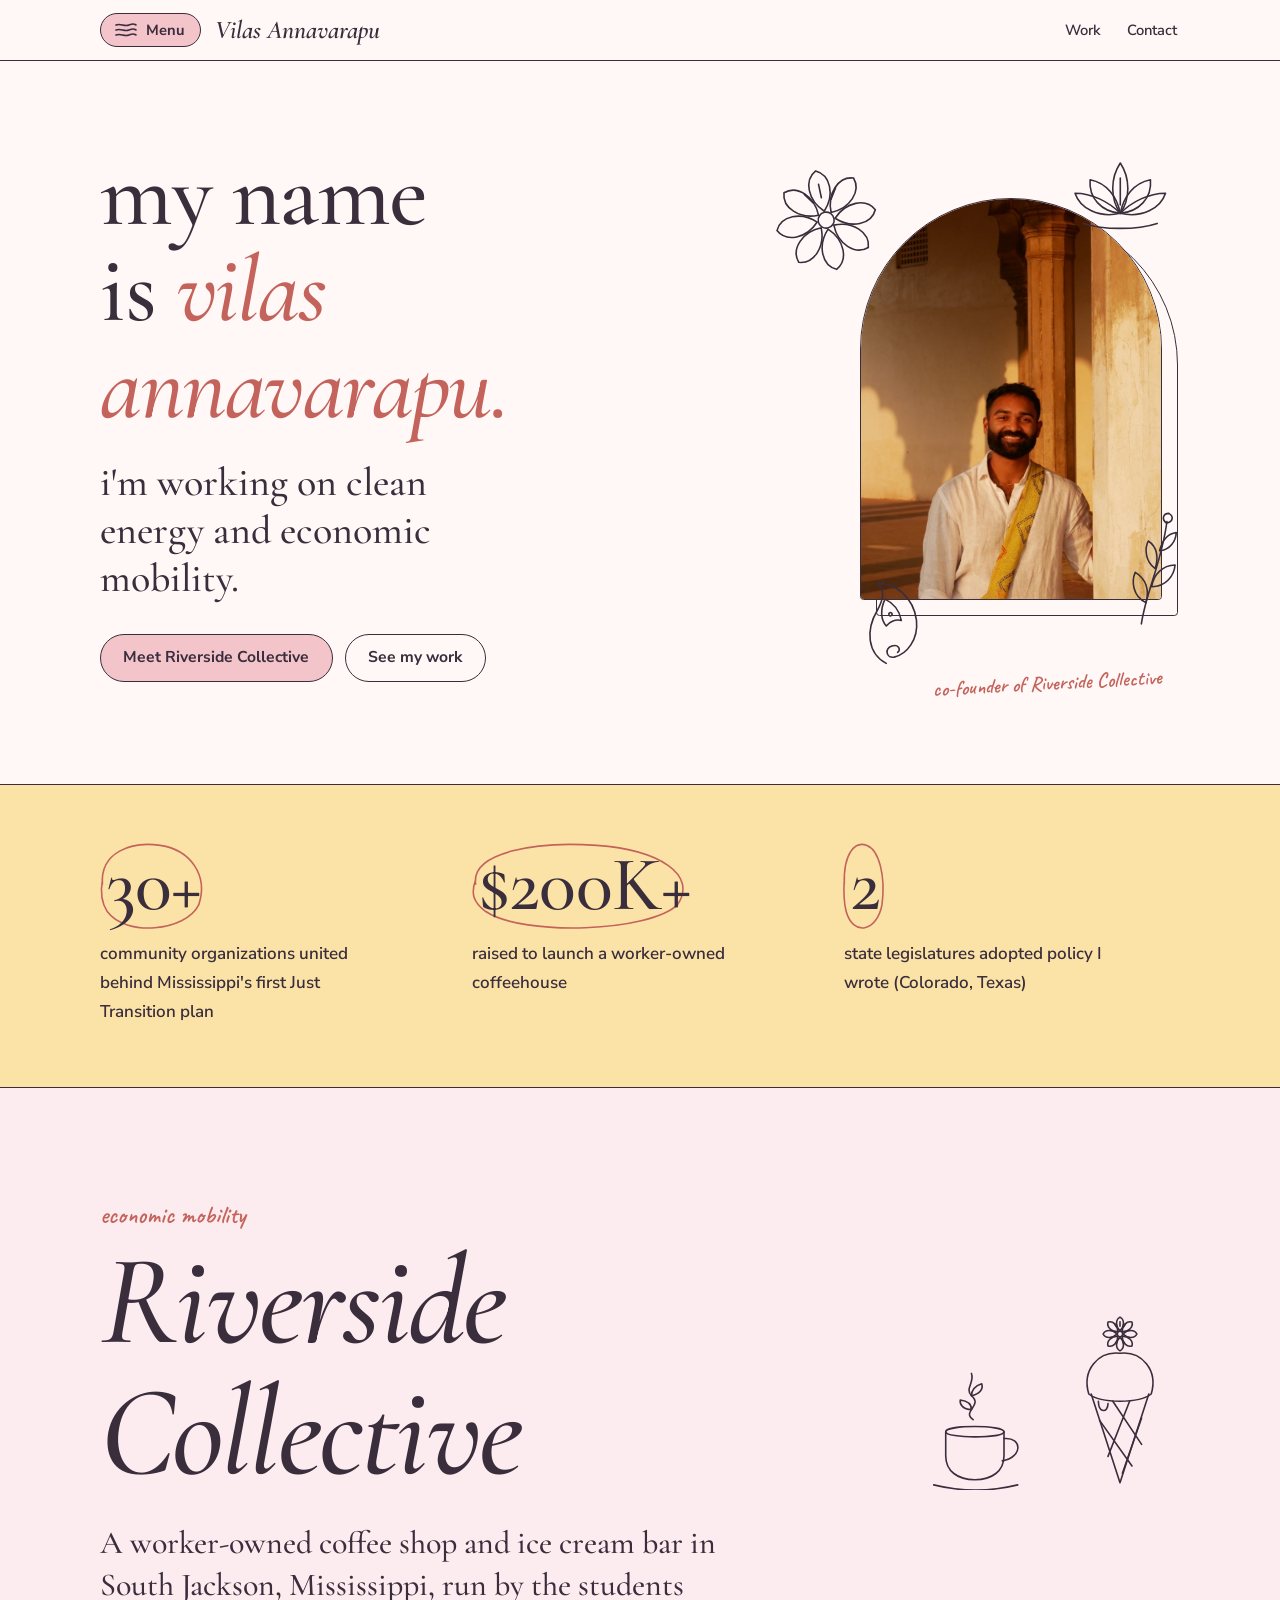
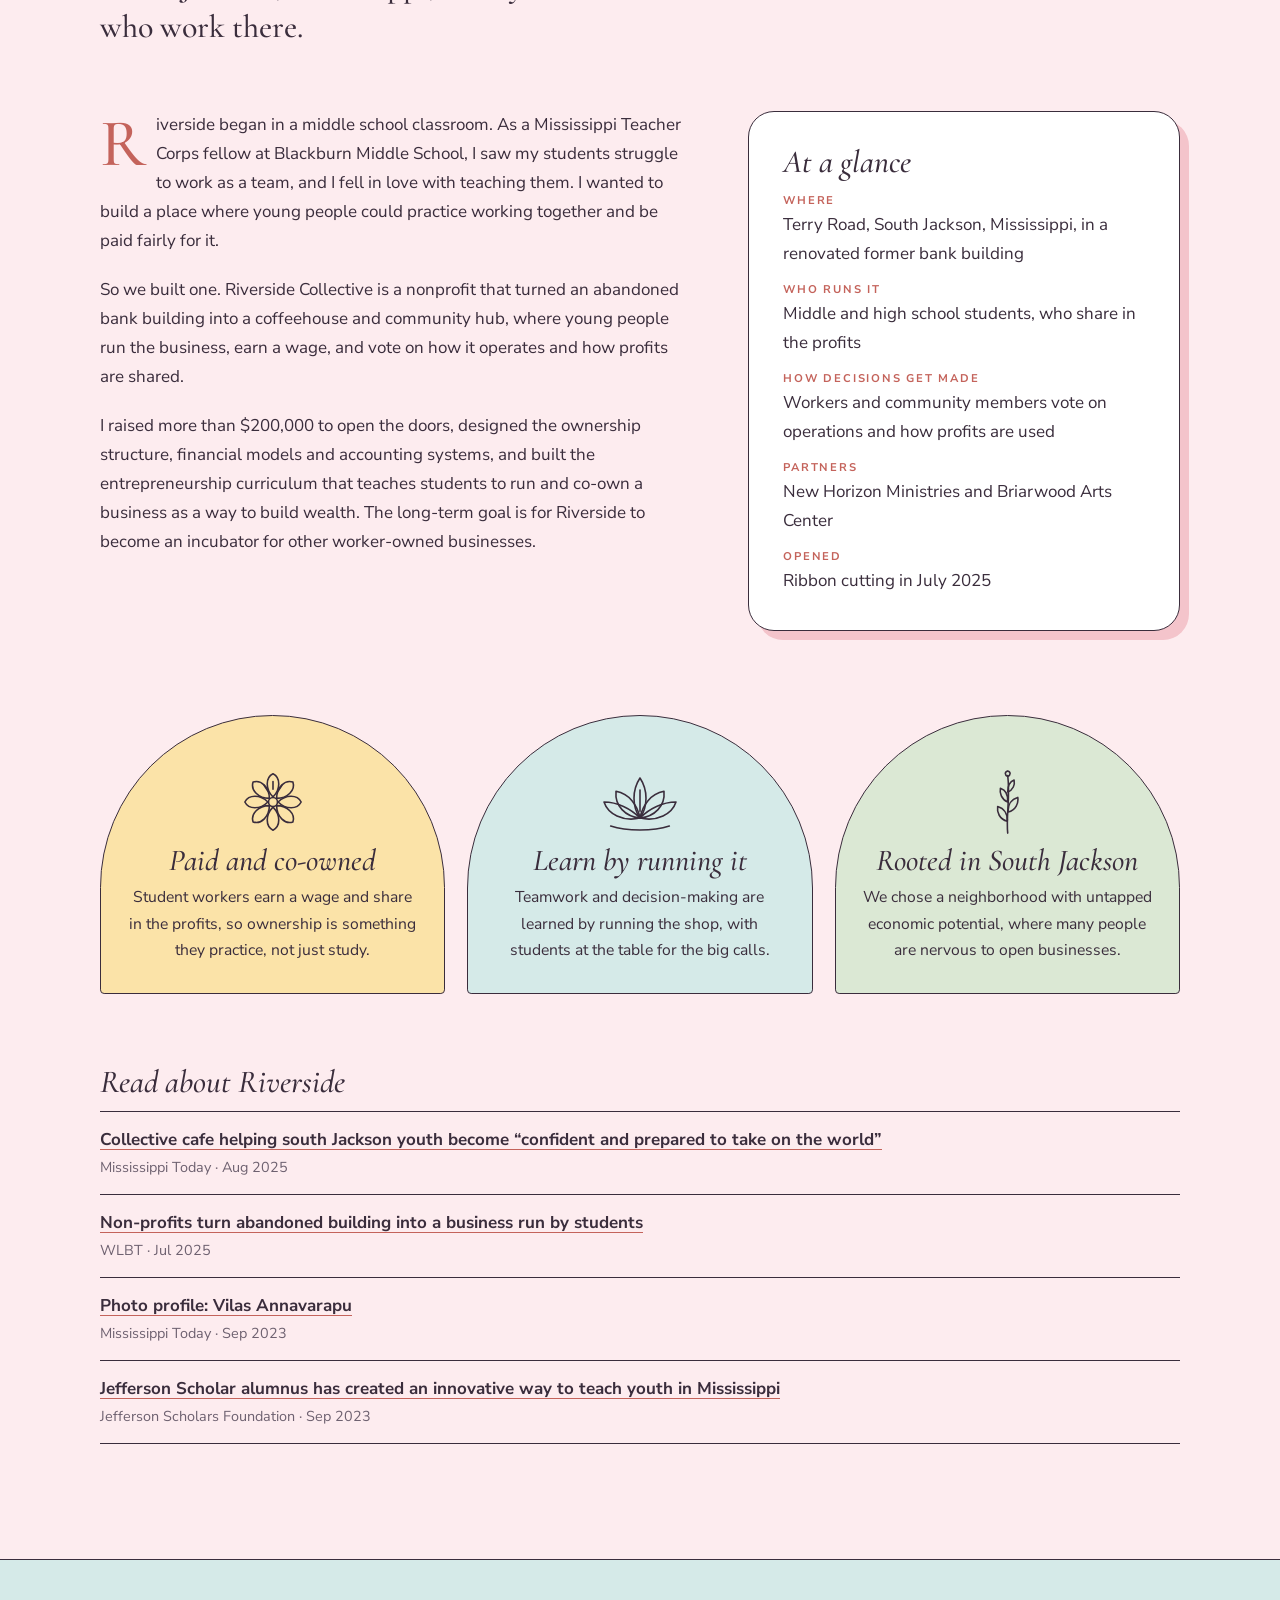
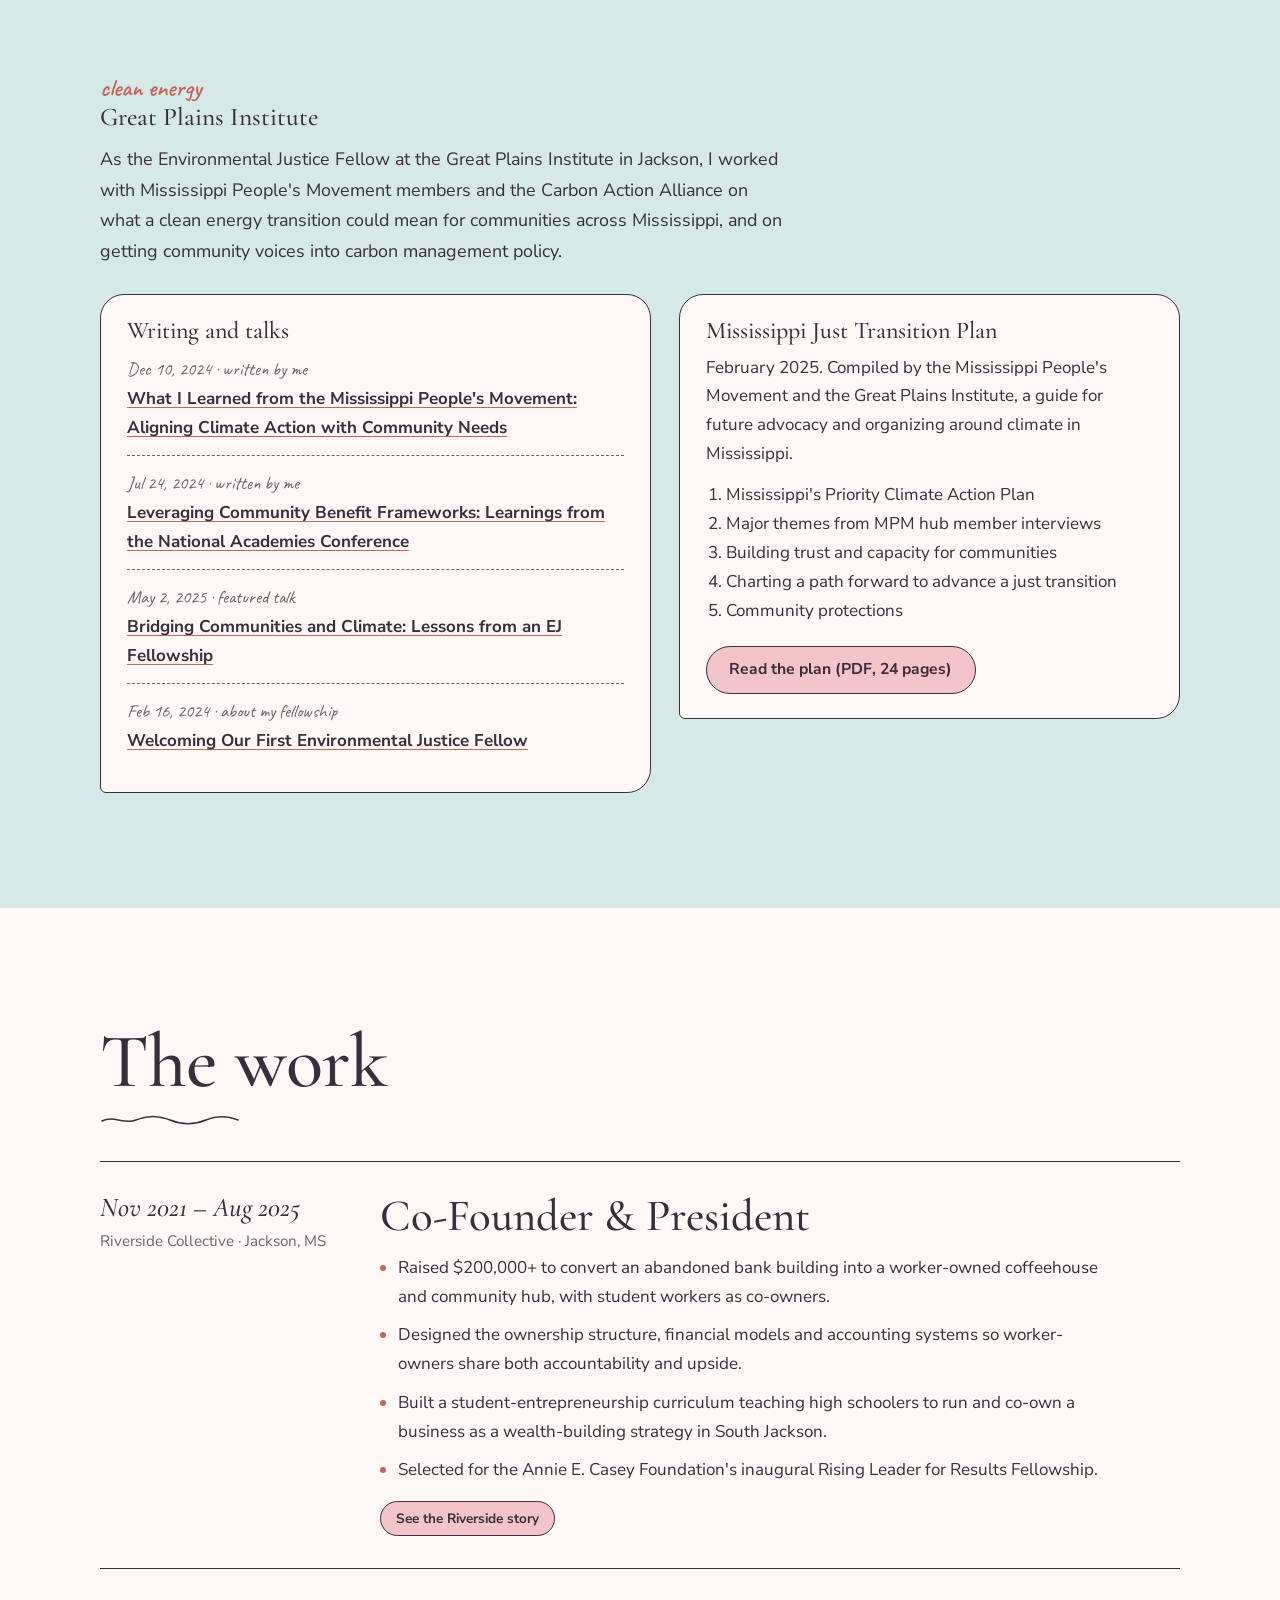
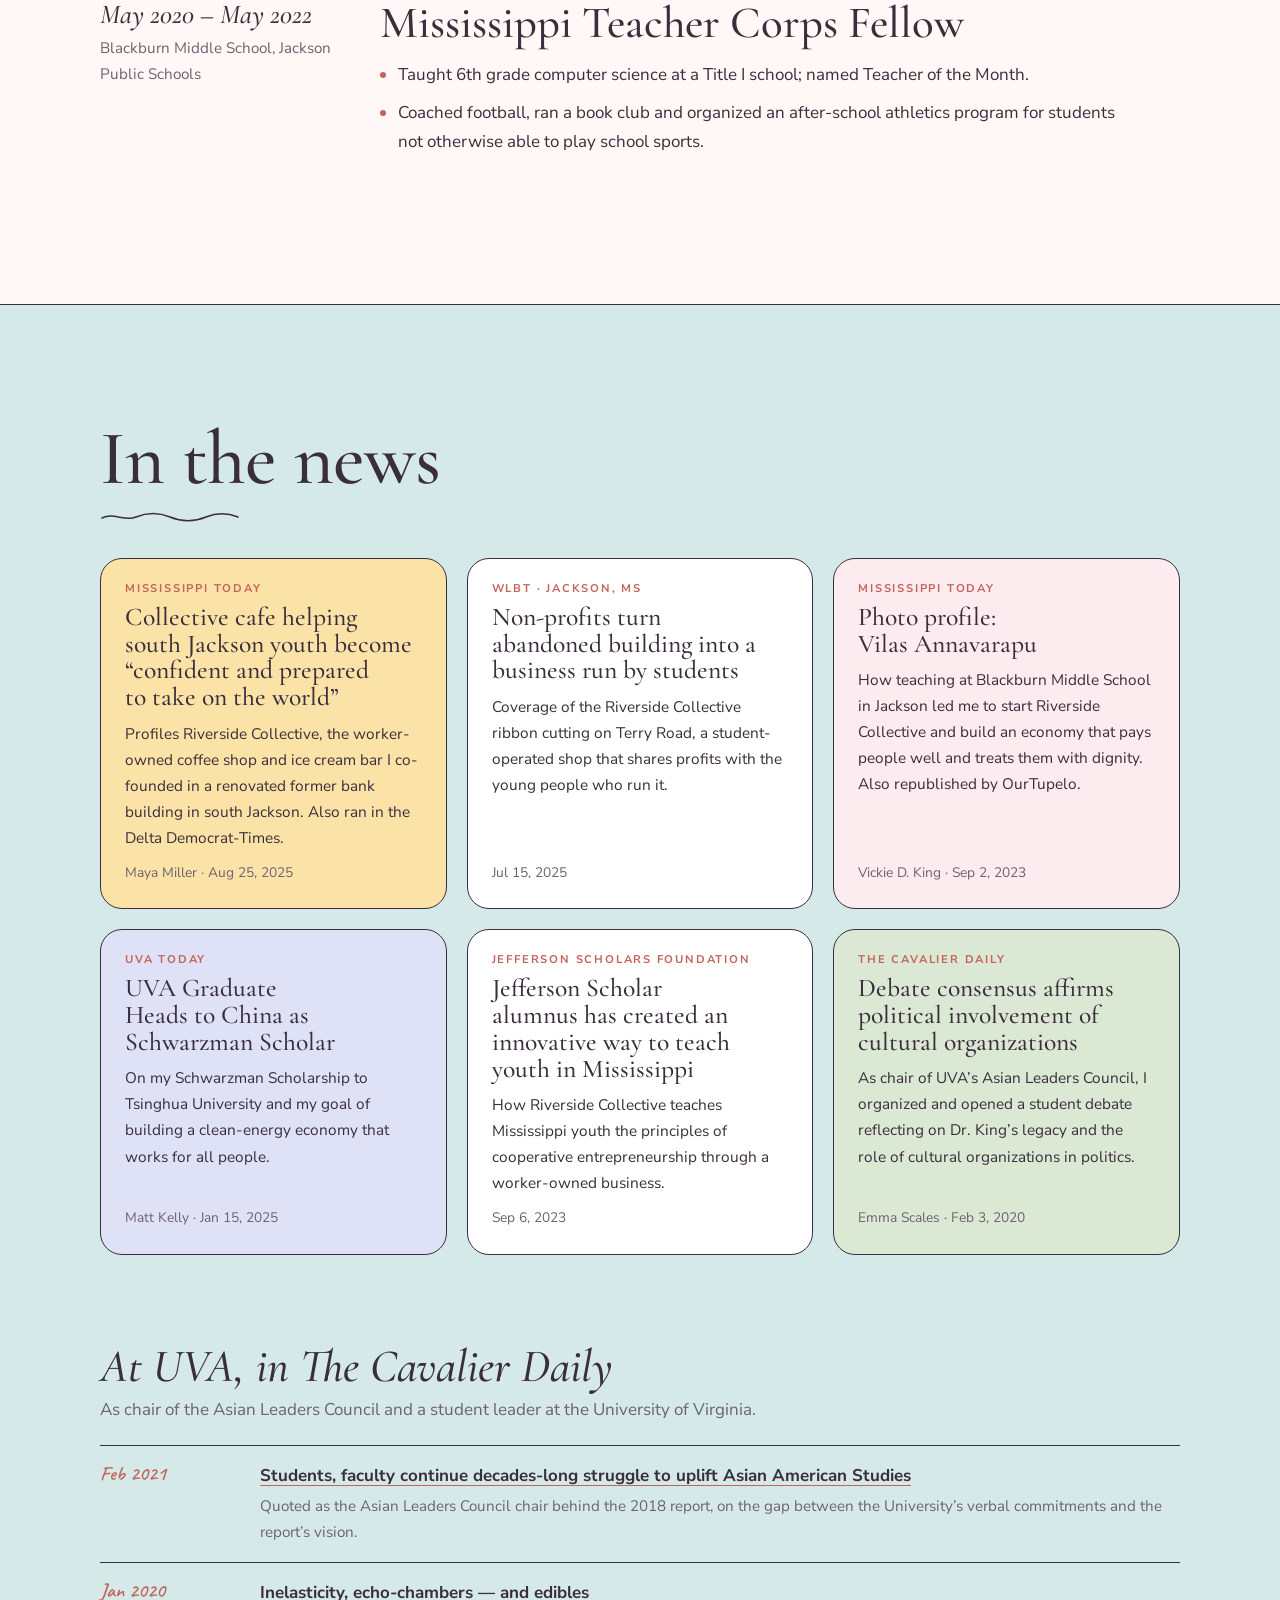
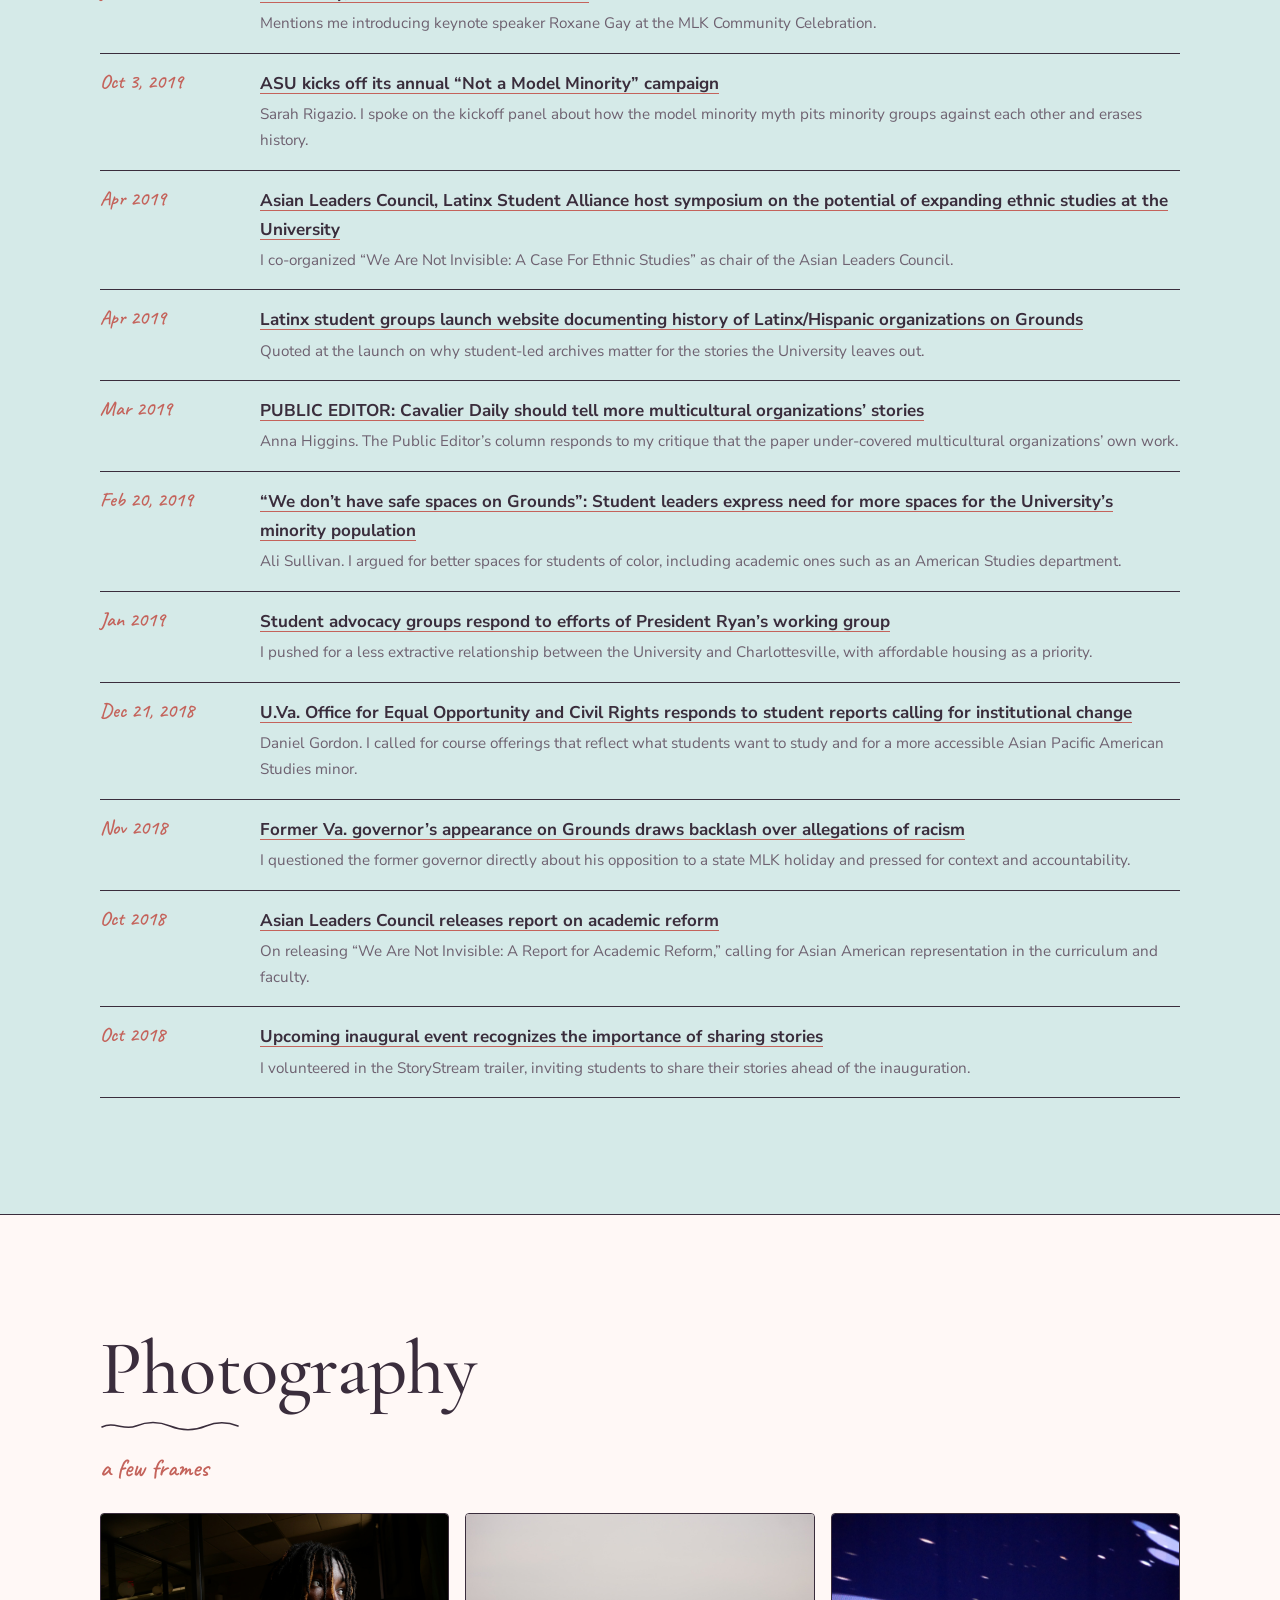
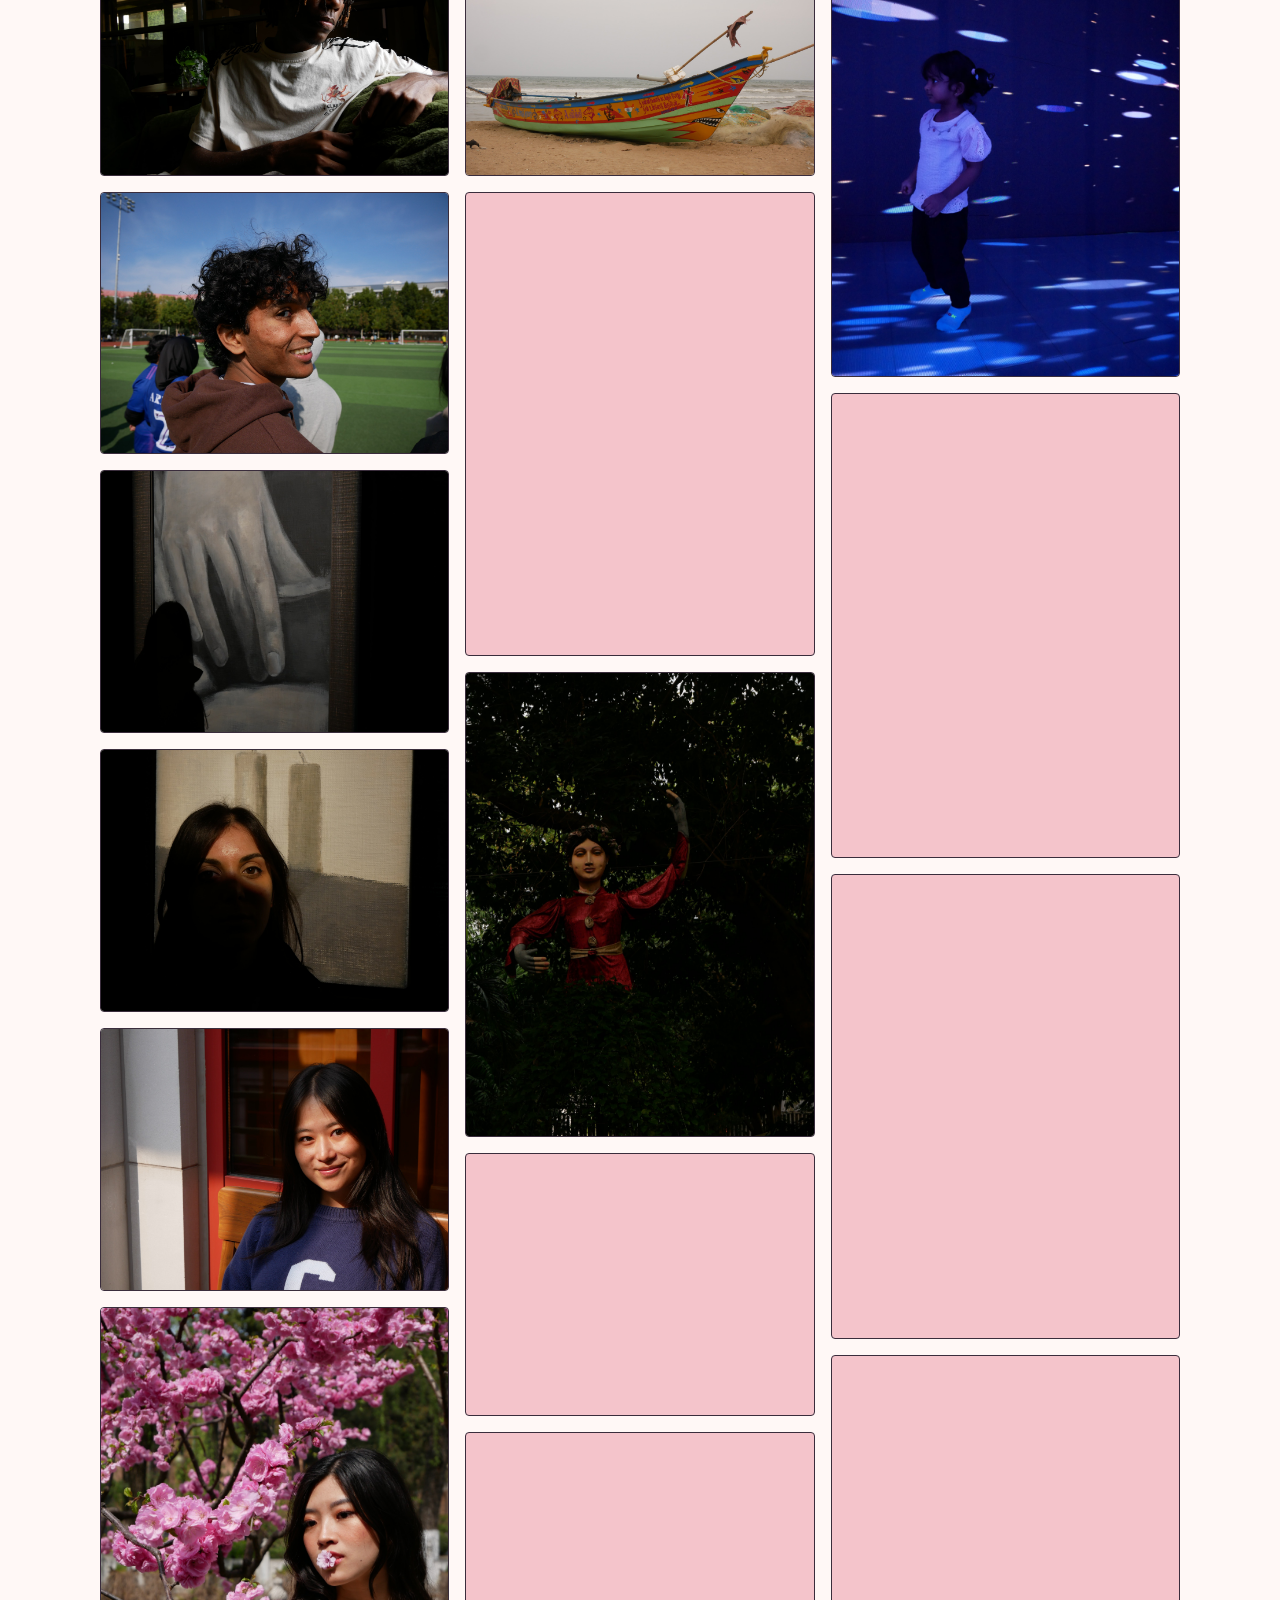
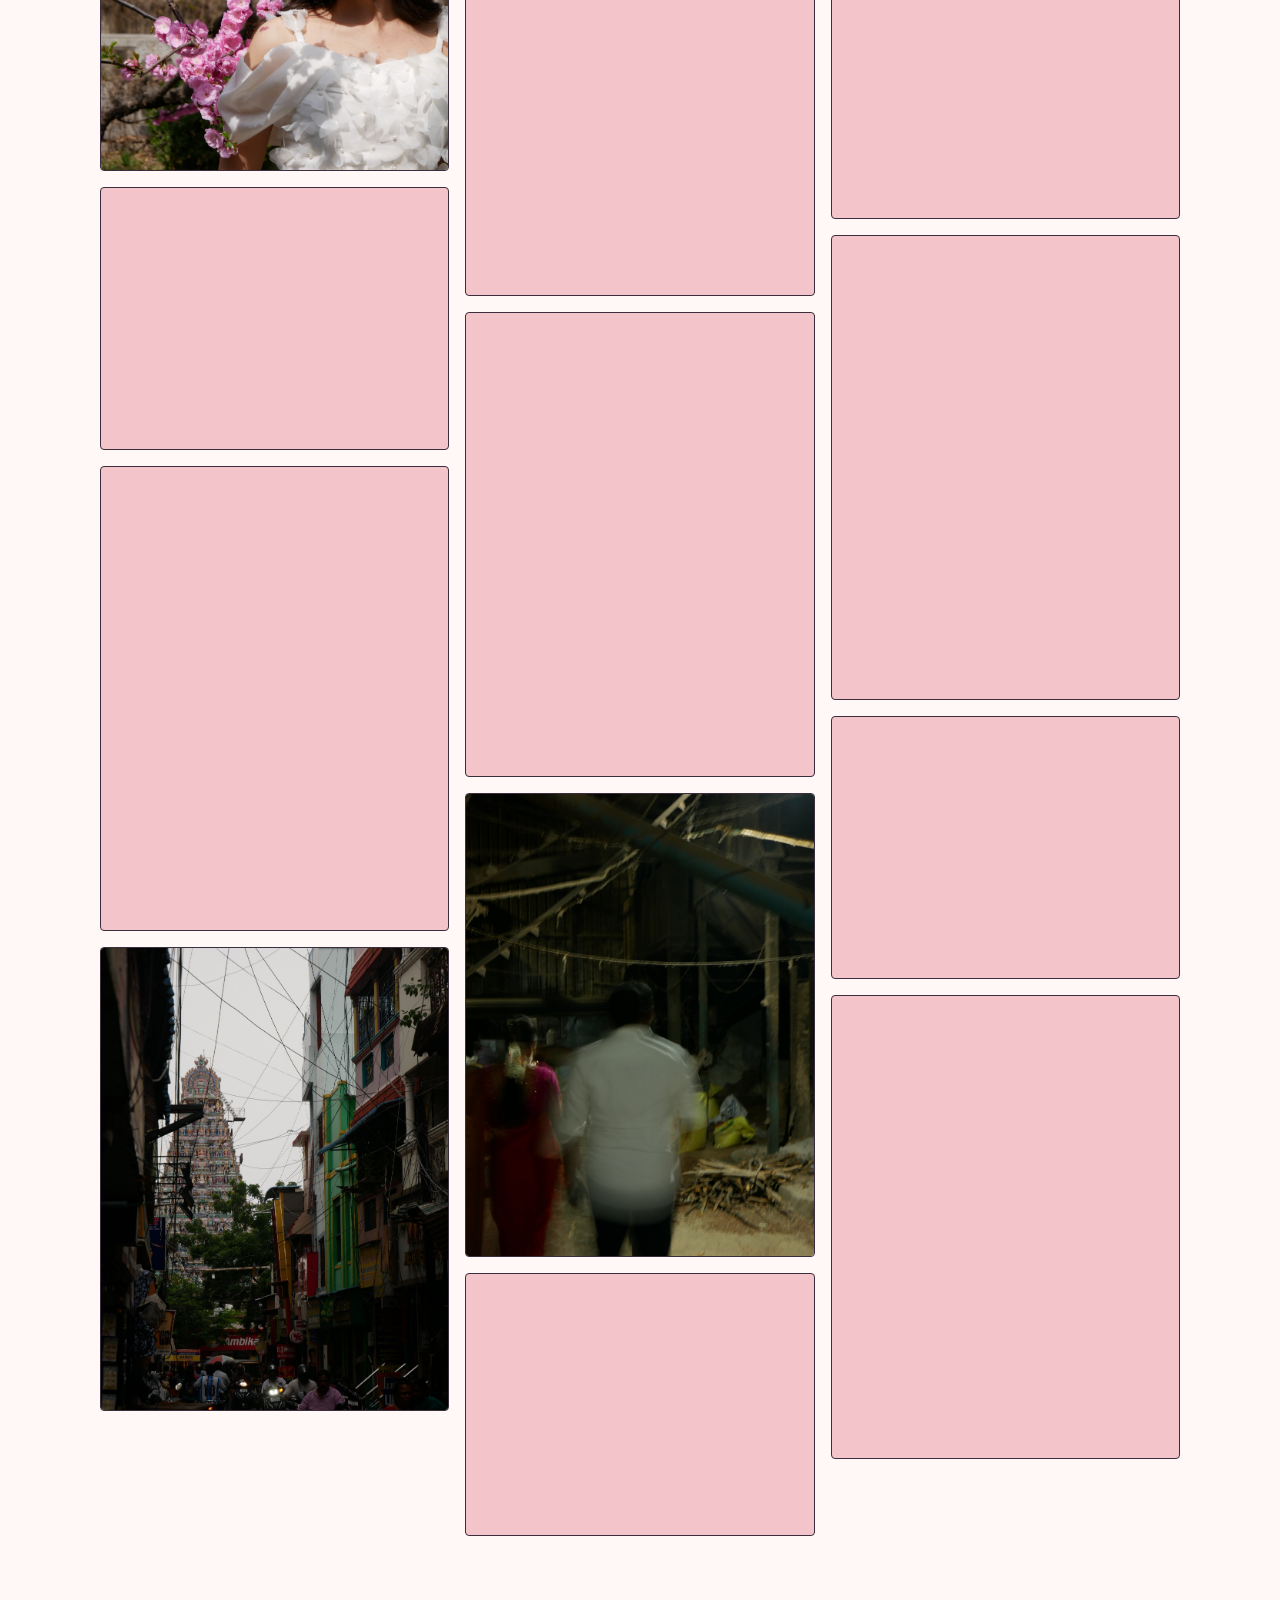
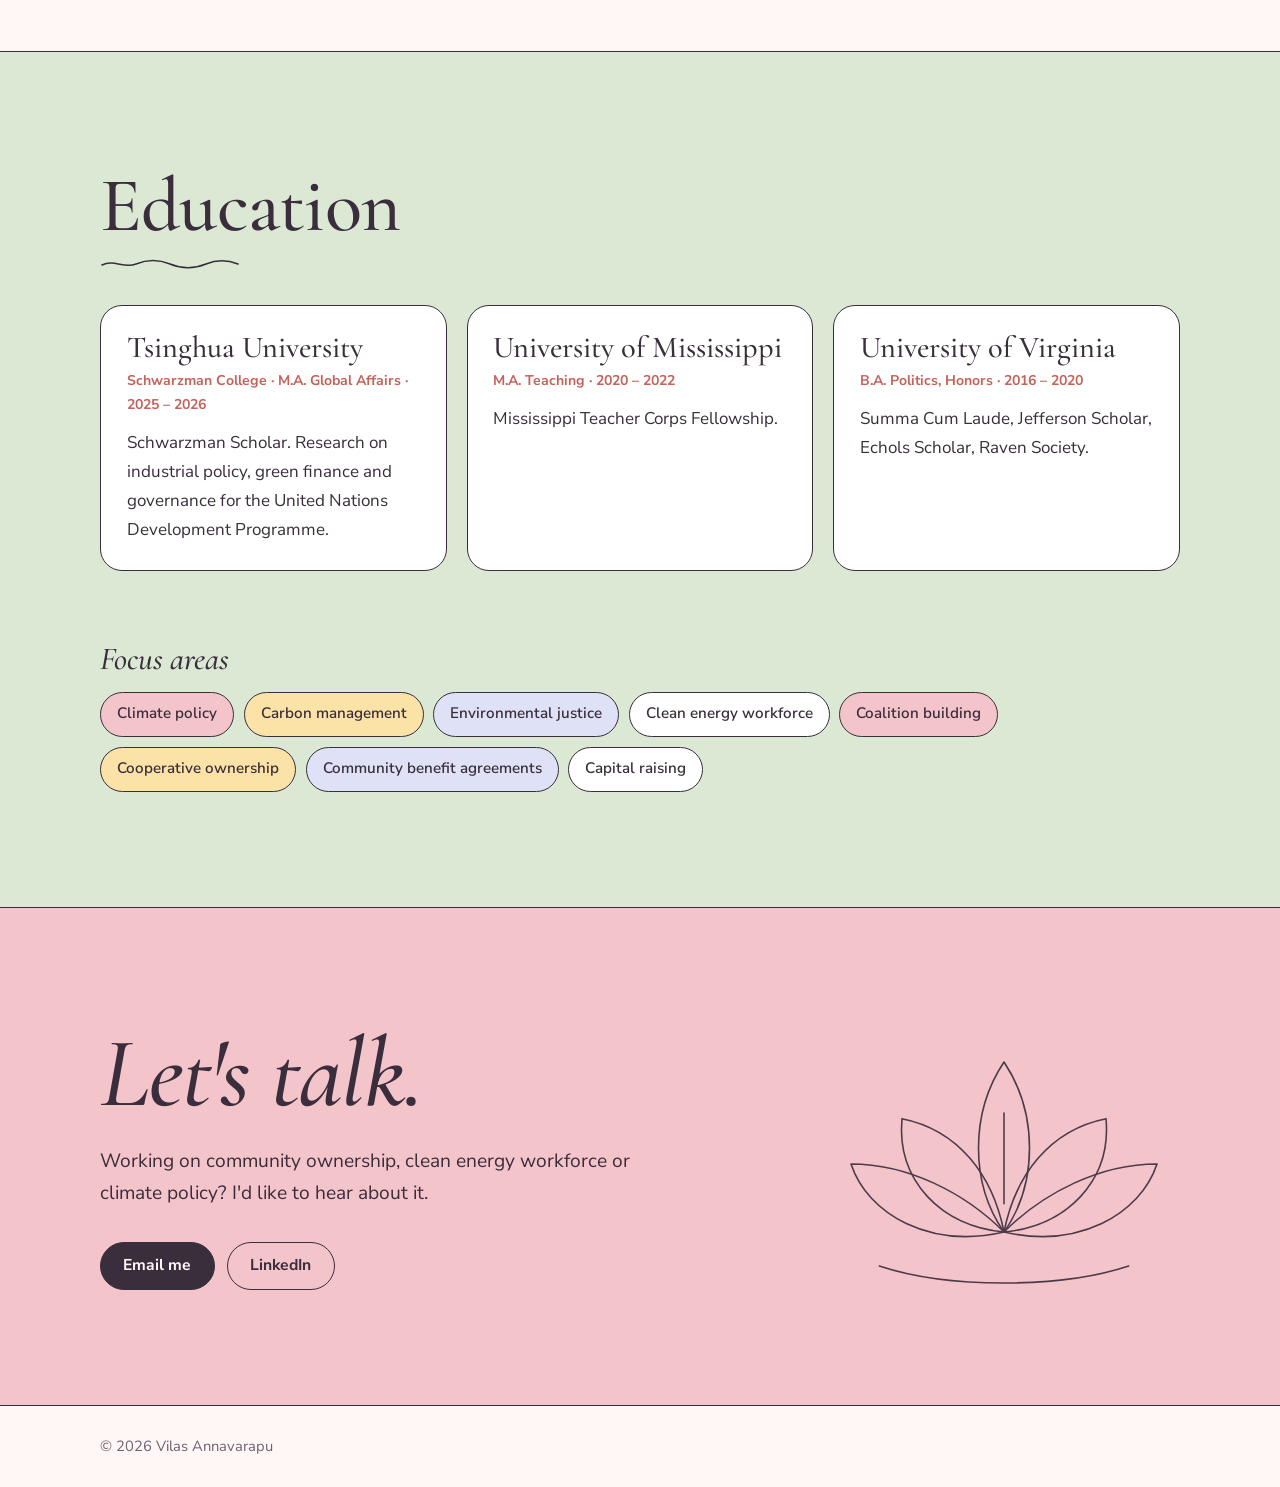
<file: preview.html>
<!doctype html>
<html lang="en">
<head>
<meta charset="utf-8">
<meta name="viewport" content="width=device-width, initial-scale=1">
<title>Vilas Annavarapu</title>
<meta name="description" content="Vilas Annavarapu builds policy and partnerships for a just energy transition through worker ownership, community-driven capital and clean energy workforce pathways. Co-founder of Riverside Collective in Jackson, Mississippi.">
<link rel="preconnect" href="https://fonts.googleapis.com">
<link rel="preconnect" href="https://fonts.gstatic.com" crossorigin>
<link href="https://fonts.googleapis.com/css2?family=Caveat:wght@500;600&family=Cormorant+Garamond:ital,wght@0,400;0,500;0,600;1,400;1,500;1,600&family=Nunito+Sans:wght@400;600;700&display=swap" rel="stylesheet">
<style>
:root {
--paper: #fff8f6;
--rosewash: #fdecef;
--rose: #f4c4cb;
--terra: #c4635b;
--marigold: #fbe3a8;
--lake: #d5eae8;
--indigo: #dfe2f6;
--sage: #dbe8d4;
--ink: #3a2d3c;
--mute: #6e6170;
--display: "Cormorant Garamond", "Iowan Old Style", Georgia, serif;
--body: "Nunito Sans", system-ui, -apple-system, "Segoe UI", Arial, sans-serif;
--hand: "Caveat", "Segoe Script", cursive;
--line: 1.6px;
}
* { box-sizing: border-box; }
html { scroll-behavior: smooth; }
@media (prefers-reduced-motion: reduce) { html { scroll-behavior: auto; } * { transition: none !important; animation: none !important; } }
body { margin: 0; background: var(--paper); color: var(--ink); font: 400 1.0625rem/1.7 var(--body); -webkit-font-smoothing: antialiased; }
img { max-width: 100%; display: block; }
a { color: inherit; }
h1, h2, h3 { font-family: var(--display); font-weight: 500; margin: 0; line-height: 1.02; text-wrap: balance; }
:focus-visible { outline: 3px solid var(--terra); outline-offset: 3px; }
section[id], header[id] { scroll-margin-top: 70px; }
.defs { position: absolute; width: 0; height: 0; overflow: hidden; }
.defs path, .defs circle, .defs ellipse { vector-effect: non-scaling-stroke; }
svg.art { color: var(--ink); overflow: visible; }
.wrap { width: 100%; max-width: 1120px; margin: 0 auto; padding-left: max(20px, env(safe-area-inset-left, 0px)); padding-right: max(20px, env(safe-area-inset-right, 0px)); position: relative; }
.band { padding-block: clamp(64px, 9vw, 120px); position: relative; }
.note { font: 600 1.55rem/1 var(--hand); color: var(--terra); margin: 0; }
.h2 { font-size: clamp(2.8rem, 6.4vw, 4.8rem); letter-spacing: -.01em; }
.h2::after { content: ""; display: block; width: 150px; height: 12px; margin-top: .75rem; background: url("data:image/svg+xml,%3Csvg xmlns='http://www.w3.org/2000/svg' viewBox='0 0 140 12'%3E%3Cpath d='M2 7 C14 1 24 11 36 6 S58 1 70 6 S94 11 106 6 S128 2 138 6' fill='none' stroke='%233A2D3C' stroke-width='1.6' stroke-linecap='round'/%3E%3C/svg%3E") no-repeat; }
.btn { display: inline-flex; align-items: center; font: 700 .98rem/1 var(--body); text-decoration: none; padding: .95rem 1.4rem; border-radius: 999px; border: var(--line) solid var(--ink); background: transparent; color: var(--ink); transition: transform .2s ease, background .2s ease; }
.btn:hover { transform: translateY(-2px); background: var(--marigold); }
.btn.fill { background: var(--rose); }
.btn.fill:hover { background: var(--marigold); }
.cta { display: flex; flex-wrap: wrap; gap: .75rem; }
.nav { position: sticky; top: 0; z-index: 20; background: rgba(255,248,246,.94); backdrop-filter: blur(6px); border-bottom: var(--line) solid var(--ink); padding-top: env(safe-area-inset-top, 0px); }
.nav-in { display: flex; align-items: center; justify-content: space-between; gap: 1rem; height: 60px; }
.brand { font: 600 1.6rem/1 var(--display); font-style: italic; text-decoration: none; white-space: nowrap; }
.nav-links { display: flex; gap: 1.2rem; overflow-x: auto; scrollbar-width: none; min-width: 0; align-items: center; }
.nav-links::-webkit-scrollbar { display: none; }
.nav-links a { text-decoration: none; font: 600 .92rem/1 var(--body); white-space: nowrap; padding: .5rem .2rem; }
.nav-links a:hover { text-decoration: underline; text-decoration-color: var(--terra); text-underline-offset: 6px; text-decoration-thickness: 2px; }
.nav-links a.hot { background: var(--rose); border: var(--line) solid var(--ink); border-radius: 999px; padding: .5rem .85rem; }
.hero { padding-block: clamp(36px, 6vw, 80px) clamp(64px, 8vw, 110px); overflow: hidden; }
.hero-in { display: grid; grid-template-columns: minmax(0, 1.1fr) minmax(0, .9fr); gap: clamp(28px, 5vw, 64px); align-items: center; }
.hero h1 { font-size: clamp(3rem, 7.4vw, 6rem); letter-spacing: -.015em; margin: .5rem 0 0; }
.hero h1 em { color: var(--terra); font-style: italic; }
.hero .lead { font-size: clamp(1.08rem, 2vw, 1.25rem); color: var(--mute); max-width: 33rem; margin: 1.5rem 0 2rem; }
.art-hero { position: relative; width: 100%; max-width: 470px; margin-inline: auto; aspect-ratio: 1 / 1.08; }
.arch { position: absolute; margin: 0; overflow: hidden; border-radius: 999px 999px 24px 24px; }
.arch img { width: 100%; height: 100%; object-fit: cover; }
.arch-main { width: 66%; aspect-ratio: 3 / 4; right: 4%; top: 7%; border: var(--line) solid var(--ink); background: var(--rose); }
.arch-back { width: 66%; aspect-ratio: 3 / 4; right: calc(4% - 16px); top: calc(7% + 16px); border: var(--line) solid var(--ink); }
.arch-small { width: 40%; aspect-ratio: 1 / 1.2; left: 0; bottom: 2%; border: 6px solid var(--paper); box-shadow: 0 0 0 var(--line) var(--ink); background: var(--marigold); }
.deco { position: absolute; color: var(--ink); overflow: visible; }
.d-mari { width: 25%; left: 10%; top: 0; transform: rotate(-12deg); }
.d-sprig { width: 11%; right: 0; bottom: 6%; transform: rotate(14deg); }
.d-pais { width: 14%; left: 30%; bottom: -2%; transform: rotate(-20deg); }
.d-lotus { width: 22%; right: 2%; top: -2%; }
.hand { position: absolute; right: 4%; bottom: -2.4rem; font: 600 1.3rem/1.05 var(--hand); color: var(--terra); transform: rotate(-3deg); white-space: nowrap; }
.stats { background: var(--marigold); border-block: var(--line) solid var(--ink); }
.stats-in { display: grid; grid-template-columns: repeat(3, minmax(0, 1fr)); gap: 36px; padding-block: clamp(36px, 5vw, 60px); }
.num { position: relative; display: inline-block; padding: .1em .35em; }
.num .ring { position: absolute; inset: -14% -6%; width: 112%; height: 128%; color: var(--terra); }
.num strong { position: relative; font: 500 clamp(3rem, 6.5vw, 4.8rem)/1 var(--display); letter-spacing: -.01em; }
.stat span.t { display: block; margin-top: .9rem; max-width: 17rem; font-weight: 600; }
.riverside { background: var(--rosewash); border-bottom: var(--line) solid var(--ink); overflow: hidden; }
.rv-head { display: grid; grid-template-columns: minmax(0, 1fr) auto; gap: 2rem; align-items: end; }
.rv-head h2 { font-size: clamp(3.4rem, 10vw, 8rem); font-style: italic; font-weight: 500; letter-spacing: -.02em; margin-top: .6rem; }
.rv-art { display: flex; gap: 1.25rem; align-items: flex-end; padding-bottom: .5rem; }
.rv-art svg { width: clamp(72px, 10vw, 120px); height: auto; }
.rv-lead { font: 500 clamp(1.35rem, 2.8vw, 2rem)/1.3 var(--display); max-width: 40rem; margin: 1.5rem 0 0; }
.rv-grid { display: grid; grid-template-columns: minmax(0, 1.15fr) minmax(0, .85fr); gap: clamp(32px, 5vw, 72px); margin-top: clamp(36px, 6vw, 64px); align-items: start; }
.rv-story p { margin: 0 0 1.2em; max-width: 37rem; }
.rv-story p:first-child::first-letter { font: 500 4.2rem/.8 var(--display); float: left; padding: .35rem .6rem 0 0; color: var(--terra); }
.facts { background: #fff; border: var(--line) solid var(--ink); border-radius: 26px; padding: clamp(22px, 3vw, 34px); box-shadow: 9px 9px 0 var(--rose); }
.facts h3 { font-size: 2rem; font-style: italic; margin-bottom: 1rem; }
.facts dl { margin: 0; display: grid; gap: .95rem; }
.facts dt { font: 700 .7rem/1 var(--body); letter-spacing: .16em; text-transform: uppercase; color: var(--terra); margin-bottom: .3rem; }
.facts dd { margin: 0; }
.pillars { display: grid; grid-template-columns: repeat(3, minmax(0, 1fr)); gap: 22px; margin-top: clamp(48px, 7vw, 84px); }
.pillar { border: var(--line) solid var(--ink); border-radius: 999px 999px 24px 24px; padding: 2.2rem 1.6rem 1.8rem; text-align: center; }
.pillar:nth-child(1) { background: var(--marigold); }
.pillar:nth-child(2) { background: var(--lake); }
.pillar:nth-child(3) { background: var(--sage); }
.pillar svg { height: 64px; width: auto; margin: 1.2rem auto .7rem; display: block; }
.pillar h3 { font-size: 1.9rem; font-style: italic; margin-bottom: .5rem; }
.pillar p { margin: 0; font-size: .98rem; }
.rv-links { margin-top: clamp(40px, 6vw, 72px); }
.rv-links h3 { font-size: 2rem; font-style: italic; margin-bottom: .75rem; }
.rv-links ul { list-style: none; margin: 0; padding: 0; }
.rv-links li { padding: .9rem 0; border-top: var(--line) solid var(--ink); }
.rv-links li:last-child { border-bottom: var(--line) solid var(--ink); }
.rv-links a { font-weight: 700; text-underline-offset: 4px; text-decoration-color: var(--terra); }
.rv-links span { display: block; color: var(--mute); font-size: .9rem; }
.work .h2 { margin-bottom: 2.2rem; }
.role { display: grid; grid-template-columns: minmax(0, 15rem) minmax(0, 1fr); gap: 1rem 2.5rem; padding-block: 2rem; border-top: var(--line) solid var(--ink); }
.role .when { font: 500 1.7rem/1.05 var(--display); font-style: italic; }
.role .where { color: var(--mute); margin-top: .4rem; font-size: .95rem; }
.role h3 { font-size: clamp(2rem, 4vw, 2.8rem); margin-bottom: .9rem; }
.role ul { margin: 0; padding-left: 1.1rem; display: grid; gap: .6rem; max-width: 46rem; }
.role ul li::marker { color: var(--terra); }
.role .tag { display: inline-block; margin-top: 1rem; font: 700 .85rem/1 var(--body); background: var(--rose); border: var(--line) solid var(--ink); padding: .6rem .95rem; border-radius: 999px; text-decoration: none; }
.role .tag:hover { background: var(--marigold); }
.press { background: var(--lake); border-block: var(--line) solid var(--ink); }
.press .h2 { margin-bottom: 2.2rem; }
.cards { display: grid; grid-template-columns: repeat(auto-fill, minmax(min(100%, 310px), 1fr)); gap: 20px; }
.pcard { background: #fff; border: var(--line) solid var(--ink); border-radius: 22px; padding: 1.5rem; display: flex; flex-direction: column; gap: .6rem; min-width: 0; transition: transform .2s ease; }
.pcard:hover { transform: translateY(-4px) rotate(-.4deg); }
.pcard:nth-child(1) { background: var(--marigold); }
.pcard:nth-child(3) { background: var(--rosewash); }
.pcard:nth-child(4) { background: var(--indigo); }
.pcard:nth-child(6) { background: var(--sage); }
.pcard .src { font: 700 .7rem/1 var(--body); letter-spacing: .16em; text-transform: uppercase; color: var(--terra); }
.pcard h3 { font-size: 1.6rem; line-height: 1.05; }
.pcard h3 a { text-decoration: none; }
.pcard h3 a:hover { text-decoration: underline; text-decoration-color: var(--terra); text-underline-offset: 4px; }
.pcard p { margin: 0; font-size: .96rem; }
.pcard .by { color: var(--mute); font-size: .86rem; margin-top: auto; }
.cd { margin-top: clamp(48px, 7vw, 88px); }
.cd h3 { font-size: clamp(2rem, 4vw, 2.9rem); font-style: italic; margin-bottom: .4rem; }
.cd > p { margin: 0 0 1.25rem; color: var(--mute); }
.cd ul { list-style: none; margin: 0; padding: 0; }
.cd li { border-top: var(--line) solid var(--ink); padding: 1rem 0; display: grid; grid-template-columns: minmax(0, 8.5rem) minmax(0, 1fr); gap: .25rem 1.5rem; }
.cd li:last-child { border-bottom: var(--line) solid var(--ink); }
.cd .m { font: 600 1.25rem/1.2 var(--hand); color: var(--terra); }
.cd a { font-weight: 700; text-underline-offset: 4px; text-decoration-color: var(--terra); }
.cd .d { display: block; color: var(--mute); font-size: .95rem; margin-top: .2rem; }
.photo .h2 { margin-bottom: 1.5rem; }
.photo .sub { margin: 0 0 2rem; }
.mosaic { columns: 3 240px; column-gap: 16px; }
.mosaic a { display: block; min-height: 180px; margin: 0 0 16px; break-inside: avoid; border-radius: 4px; overflow: hidden; background: var(--rose); border: var(--line) solid var(--ink); }
.mosaic img { width: 100%; height: auto; transition: transform .4s ease; }
.mosaic a:hover img, .mosaic a:focus-visible img { transform: scale(1.04); }
.edu { background: var(--sage); border-block: var(--line) solid var(--ink); }
.edu .h2 { margin-bottom: 2.2rem; }
.edu-grid { display: grid; grid-template-columns: repeat(auto-fit, minmax(min(100%, 260px), 1fr)); gap: 20px; }
.edu-card { background: #fff; border: var(--line) solid var(--ink); border-radius: 22px; padding: 1.6rem; }
.edu-card h3 { font-size: 1.9rem; margin-bottom: .4rem; }
.edu-card .meta { color: var(--terra); font-weight: 700; font-size: .88rem; margin: 0 0 .75rem; }
.edu-card p { margin: 0; }
.focus { margin-top: clamp(40px, 6vw, 72px); }
.focus h3 { font-size: 2rem; font-style: italic; margin-bottom: 1rem; }
.chips { list-style: none; margin: 0; padding: 0; display: flex; flex-wrap: wrap; gap: .6rem; }
.chips li { padding: .55rem 1rem; border-radius: 999px; background: #fff; border: var(--line) solid var(--ink); font-weight: 600; font-size: .95rem; }
.chips li:nth-child(4n+1) { background: var(--rose); }
.chips li:nth-child(4n+2) { background: var(--marigold); }
.chips li:nth-child(4n+3) { background: var(--indigo); }
.contact { background: var(--rose); overflow: hidden; }
.contact .h2 { font-size: clamp(3rem, 8vw, 6.2rem); font-style: italic; max-width: 12ch; }
.contact .h2::after { display: none; }
.contact p { font-size: 1.2rem; max-width: 34rem; margin: 1.25rem 0 2rem; }
.contact .btn.fill { background: var(--ink); color: var(--paper); }
.contact .btn.fill:hover { background: var(--marigold); color: var(--ink); }
.c-art { position: absolute; right: max(2vw, 12px); bottom: -10px; width: clamp(150px, 28vw, 340px); color: var(--ink); opacity: .9; }
footer { background: var(--paper); padding-block: 28px calc(28px + env(safe-area-inset-bottom, 0px)); font-size: .92rem; color: var(--mute); border-top: var(--line) solid var(--ink); }
@media (max-width: 860px) {
.hero-in, .rv-grid { grid-template-columns: minmax(0, 1fr); }
.pillars { grid-template-columns: minmax(0, 1fr); max-width: 420px; margin-inline: auto; }
.role { grid-template-columns: minmax(0, 1fr); gap: .5rem; }
.cd li { grid-template-columns: minmax(0, 1fr); }
.art-hero { max-width: 400px; }
.rv-head { grid-template-columns: minmax(0, 1fr); }
.c-art { opacity: .35; }
}
@media (max-width: 560px) {
.stats-in { grid-template-columns: minmax(0, 1fr); gap: 34px; }
.nav-links { gap: .8rem; }
.brand { font-size: 1.3rem; }
}
.hero .intro { font: 500 clamp(1.7rem, 3.4vw, 2.5rem)/1.2 var(--display); max-width: 26rem; margin: 1.4rem 0 2rem; }
.nav-left { display: flex; align-items: center; gap: .9rem; min-width: 0; }
.menu-btn { display: inline-flex; align-items: center; gap: .55rem; font: 700 .92rem/1 var(--body); background: var(--rose); color: var(--ink); border: var(--line) solid var(--ink); border-radius: 999px; padding: .55rem .9rem; cursor: pointer; }
.menu-btn:hover { background: var(--marigold); }
.scrim { position: fixed; inset: 0; background: rgba(58,45,60,.35); opacity: 0; pointer-events: none; transition: opacity .25s ease; z-index: 30; }
.scrim.open { opacity: 1; pointer-events: auto; }
.drawer { position: fixed; top: 0; left: 0; bottom: 0; width: min(330px, 86vw); background: var(--rosewash); border-right: var(--line) solid var(--ink); z-index: 40; transform: translateX(-102%); visibility: hidden; transition: transform .3s ease, visibility 0s linear .3s; padding: calc(22px + env(safe-area-inset-top, 0px)) 26px calc(22px + env(safe-area-inset-bottom, 0px)); display: flex; flex-direction: column; gap: .2rem; overflow-y: auto; }
.drawer.open { transform: none; visibility: visible; transition: transform .3s ease; }
.drawer-x { align-self: flex-start; font: 700 .88rem/1 var(--body); background: transparent; color: var(--ink); border: var(--line) solid var(--ink); border-radius: 999px; padding: .55rem .9rem; cursor: pointer; margin-bottom: 1.4rem; }
.drawer-x:hover { background: var(--marigold); }
.drawer .note { margin-bottom: .6rem; }
.drawer > a { font: 500 2.3rem/1.15 var(--display); font-style: italic; text-decoration: none; padding: .4rem 0; border-top: var(--line) solid var(--ink); }
.drawer > a:hover { color: var(--terra); }
.drawer .d-art { margin-top: auto; width: 150px; padding-top: 1.5rem; }
@media (max-width: 560px) { .menu-btn { padding: .5rem .75rem; } .nav-left { gap: .6rem; } }

.gpi{background:var(--lake)}
.gpi .note{margin:0 0 4px}
.gpi-lead{max-width:62ch;font-size:1.12rem;margin:14px 0 28px}
.gpi-grid{display:grid;grid-template-columns:1.1fr 1fr;gap:28px;align-items:start}
.gpi-card{background:var(--paper);border:var(--line) solid var(--ink);border-radius:24px 24px 24px 6px;padding:24px 26px}
.gpi-card h3{font-family:'Cormorant Garamond',serif;font-size:1.5rem;margin:0 0 10px}
.gpi-card p{margin:0 0 12px}
.gpi-list{list-style:none;margin:0;padding:0}
.gpi-list li{padding:12px 0;border-top:1px dashed var(--mute)}
.gpi-list li:first-child{border-top:0;padding-top:0}
.gpi-list a{font-weight:700;color:var(--ink);text-decoration-color:var(--terra);text-underline-offset:3px}
.gpi-list span{display:block;font-family:'Caveat',cursive;font-size:1.15rem;color:var(--mute)}
.gpi-plan .btn{margin-top:6px;display:inline-block}
.gpi-plan ol{margin:0 0 14px;padding-left:20px}
@media(max-width:820px){.gpi-grid{grid-template-columns:1fr}}
</style>
</head>
<body>
<svg class="defs" aria-hidden="true" focusable="false">
<defs>
<symbol id="marigold" viewBox="0 0 100 100"><g fill="none" stroke="currentColor" stroke-width="1.6" stroke-linecap="round" stroke-linejoin="round"><circle cx="50" cy="50" r="7"/><path d="M50 42C38 30 38 12 50 6C62 12 62 30 50 42Z"/><path d="M50 42C38 30 38 12 50 6C62 12 62 30 50 42Z" transform="rotate(45 50 50)"/><path d="M50 42C38 30 38 12 50 6C62 12 62 30 50 42Z" transform="rotate(90 50 50)"/><path d="M50 42C38 30 38 12 50 6C62 12 62 30 50 42Z" transform="rotate(135 50 50)"/><path d="M50 42C38 30 38 12 50 6C62 12 62 30 50 42Z" transform="rotate(180 50 50)"/><path d="M50 42C38 30 38 12 50 6C62 12 62 30 50 42Z" transform="rotate(225 50 50)"/><path d="M50 42C38 30 38 12 50 6C62 12 62 30 50 42Z" transform="rotate(270 50 50)"/><path d="M50 42C38 30 38 12 50 6C62 12 62 30 50 42Z" transform="rotate(315 50 50)"/><path d="M50 18V30M64 24L58 33M36 24L42 33"/></g></symbol>
<symbol id="lotus" viewBox="0 0 120 96"><g fill="none" stroke="currentColor" stroke-width="1.6" stroke-linecap="round" stroke-linejoin="round"><path d="M60 12C48 30 48 55 60 72C72 55 72 30 60 12Z"/><path d="M60 72C38 70 22 54 24 32C44 36 56 52 60 72Z"/><path d="M60 72C82 70 98 54 96 32C76 36 64 52 60 72Z"/><path d="M60 72C34 78 12 66 6 48C26 48 46 58 60 72Z"/><path d="M60 72C86 78 108 66 114 48C94 48 74 58 60 72Z"/><path d="M16 84C40 92 80 92 104 84"/><path d="M60 30V62"/></g></symbol>
<symbol id="sprig" viewBox="0 0 60 140"><g fill="none" stroke="currentColor" stroke-width="1.6" stroke-linecap="round" stroke-linejoin="round"><path d="M30 138C26 100 36 60 30 12"/><path d="M29 112C12 108 6 92 8 80C22 84 30 96 29 112Z"/><path d="M31 92C48 88 54 72 52 60C38 64 30 76 31 92Z"/><path d="M30 70C16 64 12 50 14 40C26 44 31 56 30 70Z"/><path d="M30 48C42 44 46 32 44 22C34 26 30 36 30 48Z"/><path d="M30 14C23 11 23 4 30 2C37 4 37 11 30 14Z"/></g></symbol>
<symbol id="paisley" viewBox="0 0 80 110"><g fill="none" stroke="currentColor" stroke-width="1.6" stroke-linecap="round" stroke-linejoin="round"><path d="M16 100C-2 80 6 52 28 34C42 22 46 12 40 2C62 10 76 34 70 62C64 86 44 98 28 96C18 94 20 82 30 82C38 82 40 90 34 92"/><path d="M42 24C32 34 28 46 32 56C38 52 46 52 52 56C54 44 50 32 42 24Z"/><circle cx="42" cy="44" r="2"/></g></symbol>
<symbol id="cup" viewBox="0 0 140 140"><g fill="none" stroke="currentColor" stroke-width="1.6" stroke-linecap="round" stroke-linejoin="round"><path d="M30 72V100C30 118 44 128 64 128C84 128 98 118 98 100V72"/><path d="M30 72C30 64 98 64 98 72C98 80 30 80 30 72Z"/><path d="M98 80C120 78 120 102 96 106"/><path d="M16 134C48 142 82 142 114 134"/><path d="M62 58C48 48 74 42 60 30C52 22 64 14 60 4"/><path d="M60 30C70 28 74 22 72 16C64 18 60 24 60 30Z"/><path d="M60 46C50 46 46 40 47 35C55 36 60 40 60 46Z"/></g></symbol>
<symbol id="cone" viewBox="0 0 100 150"><g fill="none" stroke="currentColor" stroke-width="1.6" stroke-linecap="round" stroke-linejoin="round"><path d="M26 70L50 144L74 70"/><path d="M33 92L60 130M44 76L68 112M58 76L40 122M68 90L52 136"/><path d="M24 70C18 50 32 34 50 36C68 34 82 50 76 70C66 78 34 78 24 70Z"/><path d="M32 76C32 86 40 86 40 78"/><use href="#marigold" x="34" y="4" width="32" height="32"/></g></symbol>
</defs>
</svg>
<nav class="nav" aria-label="Main">
<div class="wrap nav-in">
<div class="nav-left">
<button class="menu-btn" type="button" aria-expanded="false" aria-controls="drawer"><svg width="22" height="14" viewBox="0 0 22 14" aria-hidden="true" fill="none" stroke="currentColor" stroke-width="1.6" stroke-linecap="round"><path d="M1 2C6 0 9 4 14 2S19 1 21 2"/><path d="M1 7C6 5 9 9 14 7S19 6 21 7"/><path d="M1 12C6 10 9 14 14 12S19 11 21 12"/></svg>Menu</button>
<a class="brand" href="#top">Vilas Annavarapu</a>
</div>
<div class="nav-links">
<a href="#work">Work</a>
<a href="#contact">Contact</a>
</div>
</div>
</nav>
<div class="scrim" id="scrim"></div>
<aside class="drawer" id="drawer" aria-label="Sections" aria-hidden="true">
<button class="drawer-x" type="button">Close</button>
<p class="note">more to explore</p>
<a href="#riverside">Riverside</a>
<a href="#press">In the news</a>
<a href="#photography">Photography</a>
<a href="#education">Education</a>
<svg class="d-art art" viewBox="0 0 120 96" aria-hidden="true"><use href="#lotus"/></svg>
</aside>
<header class="hero" id="top">
<div class="wrap hero-in">
<div>
<h1>my name is <em>vilas annavarapu.</em></h1>
<p class="intro">i'm working on clean energy and economic mobility.</p>
<div class="cta">
<a class="btn fill" href="#riverside">Meet Riverside Collective</a>
<a class="btn" href="#work">See my work</a>
</div>
</div>
<div class="art-hero">
<div class="arch arch-back"></div>
<figure class="arch arch-main"><img src="photos/vilas.jpg" alt="Vilas Annavarapu smiling in a sunlit sandstone arcade" decoding="async"></figure>
<svg class="deco d-mari art" viewBox="0 0 100 100" aria-hidden="true"><use href="#marigold"/></svg>
<svg class="deco d-lotus art" viewBox="0 0 120 96" aria-hidden="true"><use href="#lotus"/></svg>
<svg class="deco d-sprig art" viewBox="0 0 60 140" aria-hidden="true"><use href="#sprig"/></svg>
<svg class="deco d-pais art" viewBox="0 0 80 110" aria-hidden="true"><use href="#paisley"/></svg>
<span class="hand">co-founder of Riverside Collective</span>
</div>
</div>
</header>
<section class="stats" aria-label="Highlights">
<div class="wrap stats-in">
<div class="stat"><span class="num"><svg class="ring" viewBox="0 0 200 90" preserveAspectRatio="none" aria-hidden="true"><path d="M14 44C10 16 62 6 110 10C160 14 190 36 174 62C152 86 52 90 22 68C12 60 10 52 14 40" fill="none" stroke="currentColor" stroke-width="1.6" stroke-linecap="round" vector-effect="non-scaling-stroke"/></svg><strong>30+</strong></span><span class="t">community organizations united behind Mississippi's first Just Transition plan</span></div>
<div class="stat"><span class="num"><svg class="ring" viewBox="0 0 200 90" preserveAspectRatio="none" aria-hidden="true"><path d="M14 44C10 16 62 6 110 10C160 14 190 36 174 62C152 86 52 90 22 68C12 60 10 52 14 40" fill="none" stroke="currentColor" stroke-width="1.6" stroke-linecap="round" vector-effect="non-scaling-stroke"/></svg><strong>$200K+</strong></span><span class="t">raised to launch a worker-owned coffeehouse</span></div>
<div class="stat"><span class="num"><svg class="ring" viewBox="0 0 200 90" preserveAspectRatio="none" aria-hidden="true"><path d="M14 44C10 16 62 6 110 10C160 14 190 36 174 62C152 86 52 90 22 68C12 60 10 52 14 40" fill="none" stroke="currentColor" stroke-width="1.6" stroke-linecap="round" vector-effect="non-scaling-stroke"/></svg><strong>2</strong></span><span class="t">state legislatures adopted policy I wrote (Colorado, Texas)</span></div>
</div>
</section>
<section class="riverside band" id="riverside">
<div class="wrap">
<div class="rv-head">
<div>
<p class="note">economic mobility</p>
<h2>Riverside Collective</h2>
</div>
<div class="rv-art" aria-hidden="true">
<svg class="art" viewBox="0 0 140 140"><use href="#cup"/></svg>
<svg class="art" viewBox="0 0 100 150"><use href="#cone"/></svg>
</div>
</div>
<p class="rv-lead">A worker-owned coffee shop and ice cream bar in South Jackson, Mississippi, run by the students who work there.</p>
<div class="rv-grid">
<div class="rv-story">
<p>Riverside began in a middle school classroom. As a Mississippi Teacher Corps fellow at Blackburn Middle School, I saw my students struggle to work as a team, and I fell in love with teaching them. I wanted to build a place where young people could practice working together and be paid fairly for it.</p>
<p>So we built one. Riverside Collective is a nonprofit that turned an abandoned bank building into a coffeehouse and community hub, where young people run the business, earn a wage, and vote on how it operates and how profits are shared.</p>
<p>I raised more than $200,000 to open the doors, designed the ownership structure, financial models and accounting systems, and built the entrepreneurship curriculum that teaches students to run and co-own a business as a way to build wealth. The long-term goal is for Riverside to become an incubator for other worker-owned businesses.</p>
</div>
<aside class="facts" aria-label="Riverside at a glance">
<h3>At a glance</h3>
<dl>
<div><dt>Where</dt><dd>Terry Road, South Jackson, Mississippi, in a renovated former bank building</dd></div>
<div><dt>Who runs it</dt><dd>Middle and high school students, who share in the profits</dd></div>
<div><dt>How decisions get made</dt><dd>Workers and community members vote on operations and how profits are used</dd></div>
<div><dt>Partners</dt><dd>New Horizon Ministries and Briarwood Arts Center</dd></div>
<div><dt>Opened</dt><dd>Ribbon cutting in July 2025</dd></div>
</dl>
</aside>
</div>
<div class="pillars">
<div class="pillar"><svg class="art" viewBox="0 0 100 100" aria-hidden="true"><use href="#marigold"/></svg><h3>Paid and co-owned</h3><p>Student workers earn a wage and share in the profits, so ownership is something they practice, not just study.</p></div>
<div class="pillar"><svg class="art" viewBox="0 0 120 96" aria-hidden="true"><use href="#lotus"/></svg><h3>Learn by running it</h3><p>Teamwork and decision-making are learned by running the shop, with students at the table for the big calls.</p></div>
<div class="pillar"><svg class="art" viewBox="0 0 60 140" aria-hidden="true"><use href="#sprig"/></svg><h3>Rooted in South Jackson</h3><p>We chose a neighborhood with untapped economic potential, where many people are nervous to open businesses.</p></div>
</div>
<div class="rv-links">
<h3>Read about Riverside</h3>
<ul>
<li><a href="https://mississippitoday.org/2025/08/25/collective-cafe-helping-south-jackson-youth-become-confident-and-prepared-to-take-on-the-world/" target="_blank" rel="noopener">Collective cafe helping south Jackson youth become “confident and prepared to take on the world”</a><span>Mississippi Today · Aug 2025</span></li>
<li><a href="https://www.wlbt.com/2025/07/15/non-profits-turn-abandoned-building-into-business-run-by-students/" target="_blank" rel="noopener">Non-profits turn abandoned building into a business run by students</a><span>WLBT · Jul 2025</span></li>
<li><a href="https://mississippitoday.org/2023/09/02/photo-essay-vilas-annavarapu/" target="_blank" rel="noopener">Photo profile: Vilas Annavarapu</a><span>Mississippi Today · Sep 2023</span></li>
<li><a href="https://www.jeffersonscholars.org/news/jefferson-scholar-alumnus-has-created-innovative-way-teach-youth-mississippi" target="_blank" rel="noopener">Jefferson Scholar alumnus has created an innovative way to teach youth in Mississippi</a><span>Jefferson Scholars Foundation · Sep 2023</span></li>
</ul>
</div>
</div>
</section>
<section class="gpi band" id="gpi">
<div class="wrap">
<p class="note">clean energy</p>
<h2>Great Plains Institute</h2>
<p class="gpi-lead">As the Environmental Justice Fellow at the Great Plains Institute in Jackson, I worked with Mississippi People's Movement members and the Carbon Action Alliance on what a clean energy transition could mean for communities across Mississippi, and on getting community voices into carbon management policy.</p>
<div class="gpi-grid">
<div class="gpi-card">
<h3>Writing and talks</h3>
<ul class="gpi-list">
<li><span>Dec 10, 2024 · written by me</span><a href="https://carbonactionalliance.org/news-events/what-i-learned-from-the-mississippi-peoples-movement-aligning-climate-action-with-community-needs/" target="_blank" rel="noopener">What I Learned from the Mississippi People's Movement: Aligning Climate Action with Community Needs</a></li>
<li><span>Jul 24, 2024 · written by me</span><a href="https://carbonactionalliance.org/news-events/leveraging-community-benefit-frameworks-learnings-from-the-national-academies-conference/" target="_blank" rel="noopener">Leveraging Community Benefit Frameworks: Learnings from the National Academies Conference</a></li>
<li><span>May 2, 2025 · featured talk</span><a href="https://carbonactionalliance.org/news-events/bridging-communities-and-climate-lessons-from-an-ej-fellowship/" target="_blank" rel="noopener">Bridging Communities and Climate: Lessons from an EJ Fellowship</a></li>
<li><span>Feb 16, 2024 · about my fellowship</span><a href="https://carbonactionalliance.org/news-events/welcoming-our-first-environmental-justice-fellow/" target="_blank" rel="noopener">Welcoming Our First Environmental Justice Fellow</a></li>
</ul>
</div>
<div class="gpi-card gpi-plan">
<h3>Mississippi Just Transition Plan</h3>
<p>February 2025. Compiled by the Mississippi People's Movement and the Great Plains Institute, a guide for future advocacy and organizing around climate in Mississippi.</p>
<ol>
<li>Mississippi's Priority Climate Action Plan</li>
<li>Major themes from MPM hub member interviews</li>
<li>Building trust and capacity for communities</li>
<li>Charting a path forward to advance a just transition</li>
<li>Community protections</li>
</ol>
<a class="btn fill" href="MS_Just_Transition_Plan.pdf" target="_blank" rel="noopener">Read the plan (PDF, 24 pages)</a>
</div>
</div>
</div>
</section>
<section class="work band" id="work">
<div class="wrap">
<h2 class="h2">The work</h2>
<article class="role">
<div><div class="when">Nov 2021 – Aug 2025</div><div class="where">Riverside Collective · Jackson, MS</div></div>
<div>
<h3>Co-Founder &amp; President</h3>
<ul>
<li>Raised $200,000+ to convert an abandoned bank building into a worker-owned coffeehouse and community hub, with student workers as co-owners.</li>
<li>Designed the ownership structure, financial models and accounting systems so worker-owners share both accountability and upside.</li>
<li>Built a student-entrepreneurship curriculum teaching high schoolers to run and co-own a business as a wealth-building strategy in South Jackson.</li>
<li>Selected for the Annie E. Casey Foundation's inaugural Rising Leader for Results Fellowship.</li>
</ul>
<a class="tag" href="#riverside">See the Riverside story</a>
</div>
</article>
<article class="role">
<div><div class="when">May 2020 – May 2022</div><div class="where">Blackburn Middle School, Jackson Public Schools</div></div>
<div>
<h3>Mississippi Teacher Corps Fellow</h3>
<ul>
<li>Taught 6th grade computer science at a Title I school; named Teacher of the Month.</li>
<li>Coached football, ran a book club and organized an after-school athletics program for students not otherwise able to play school sports.</li>
</ul>
</div>
</article>
</div>
</section>
<section class="press band" id="press">
<div class="wrap">
<h2 class="h2">In the news</h2>
<div class="cards">
<article class="pcard">
<span class="src">Mississippi Today</span>
<h3><a href="https://mississippitoday.org/2025/08/25/collective-cafe-helping-south-jackson-youth-become-confident-and-prepared-to-take-on-the-world/" target="_blank" rel="noopener">Collective cafe helping south Jackson youth become “confident and prepared to take on the world”</a></h3>
<p>Profiles Riverside Collective, the worker-owned coffee shop and ice cream bar I co-founded in a renovated former bank building in south Jackson. Also ran in the Delta Democrat-Times.</p>
<span class="by">Maya Miller · Aug 25, 2025</span>
</article>
<article class="pcard">
<span class="src">WLBT · Jackson, MS</span>
<h3><a href="https://www.wlbt.com/2025/07/15/non-profits-turn-abandoned-building-into-business-run-by-students/" target="_blank" rel="noopener">Non-profits turn abandoned building into a business run by students</a></h3>
<p>Coverage of the Riverside Collective ribbon cutting on Terry Road, a student-operated shop that shares profits with the young people who run it.</p>
<span class="by">Jul 15, 2025</span>
</article>
<article class="pcard">
<span class="src">Mississippi Today</span>
<h3><a href="https://mississippitoday.org/2023/09/02/photo-essay-vilas-annavarapu/" target="_blank" rel="noopener">Photo profile: Vilas Annavarapu</a></h3>
<p>How teaching at Blackburn Middle School in Jackson led me to start Riverside Collective and build an economy that pays people well and treats them with dignity. Also republished by OurTupelo.</p>
<span class="by">Vickie D. King · Sep 2, 2023</span>
</article>
<article class="pcard">
<span class="src">UVA Today</span>
<h3><a href="https://news.virginia.edu/content/uva-graduate-heads-china-schwarzman-scholar" target="_blank" rel="noopener">UVA Graduate Heads to China as Schwarzman Scholar</a></h3>
<p>On my Schwarzman Scholarship to Tsinghua University and my goal of building a clean-energy economy that works for all people.</p>
<span class="by">Matt Kelly · Jan 15, 2025</span>
</article>
<article class="pcard">
<span class="src">Jefferson Scholars Foundation</span>
<h3><a href="https://www.jeffersonscholars.org/news/jefferson-scholar-alumnus-has-created-innovative-way-teach-youth-mississippi" target="_blank" rel="noopener">Jefferson Scholar alumnus has created an innovative way to teach youth in Mississippi</a></h3>
<p>How Riverside Collective teaches Mississippi youth the principles of cooperative entrepreneurship through a worker-owned business.</p>
<span class="by">Sep 6, 2023</span>
</article>
<article class="pcard">
<span class="src">The Cavalier Daily</span>
<h3><a href="https://www.cavalierdaily.com/article/2020/02/debate-consensus-affirms-political-involvement-of-cultural-organizations" target="_blank" rel="noopener">Debate consensus affirms political involvement of cultural organizations</a></h3>
<p>As chair of UVA’s Asian Leaders Council, I organized and opened a student debate reflecting on Dr. King’s legacy and the role of cultural organizations in politics.</p>
<span class="by">Emma Scales · Feb 3, 2020</span>
</article>
</div>
<div class="cd">
<h3>At UVA, in The Cavalier Daily</h3>
<p>As chair of the Asian Leaders Council and a student leader at the University of Virginia.</p>
<ul>
<li><span class="m">Feb 2021</span><span><a href="https://www.cavalierdaily.com/article/2021/02/students-faculty-continue-decades-long-struggle-to-uplift-asian-american-studies" target="_blank" rel="noopener">Students, faculty continue decades-long struggle to uplift Asian American Studies</a><span class="d">Quoted as the Asian Leaders Council chair behind the 2018 report, on the gap between the University’s verbal commitments and the report’s vision.</span></span></li>
<li><span class="m">Jan 2020</span><span><a href="https://www.cavalierdaily.com/article/2020/01/inelasticity-echo-chambers-and-edibles" target="_blank" rel="noopener">Inelasticity, echo-chambers — and edibles</a><span class="d">Mentions me introducing keynote speaker Roxane Gay at the MLK Community Celebration.</span></span></li>
<li><span class="m">Oct 3, 2019</span><span><a href="https://www.cavalierdaily.com/article/2019/10/asu-kicks-off-its-annual-not-a-model-minority-campaign" target="_blank" rel="noopener">ASU kicks off its annual “Not a Model Minority” campaign</a><span class="d">Sarah Rigazio. I spoke on the kickoff panel about how the model minority myth pits minority groups against each other and erases history.</span></span></li>
<li><span class="m">Apr 2019</span><span><a href="https://www.cavalierdaily.com/article/2019/04/asian-leaders-council-latinx-student-alliance-host-symposium-on-the-potential-of-expanding-ethnic-studies-at-the-university" target="_blank" rel="noopener">Asian Leaders Council, Latinx Student Alliance host symposium on the potential of expanding ethnic studies at the University</a><span class="d">I co-organized “We Are Not Invisible: A Case For Ethnic Studies” as chair of the Asian Leaders Council.</span></span></li>
<li><span class="m">Apr 2019</span><span><a href="https://www.cavalierdaily.com/article/2019/04/latinx-student-groups-launch-website-documenting-history-of-latinxhispanic-organizations-on-grounds" target="_blank" rel="noopener">Latinx student groups launch website documenting history of Latinx/Hispanic organizations on Grounds</a><span class="d">Quoted at the launch on why student-led archives matter for the stories the University leaves out.</span></span></li>
<li><span class="m">Mar 2019</span><span><a href="https://www.cavalierdaily.com/article/2019/03/public-editor-cavalier-daily-should-tell-more-multicultural-organizations-stories" target="_blank" rel="noopener">PUBLIC EDITOR: Cavalier Daily should tell more multicultural organizations’ stories</a><span class="d">Anna Higgins. The Public Editor’s column responds to my critique that the paper under-covered multicultural organizations’ own work.</span></span></li>
<li><span class="m">Feb 20, 2019</span><span><a href="https://www.cavalierdaily.com/article/2019/02/we-dont-have-safe-spaces-on-grounds-student-leaders-express-need-for-more-spaces-for-the-universitys-minority-population" target="_blank" rel="noopener">“We don’t have safe spaces on Grounds”: Student leaders express need for more spaces for the University’s minority population</a><span class="d">Ali Sullivan. I argued for better spaces for students of color, including academic ones such as an American Studies department.</span></span></li>
<li><span class="m">Jan 2019</span><span><a href="https://www.cavalierdaily.com/article/2019/01/student-advocacy-groups-respond-to-efforts-of-president-ryans-working-group" target="_blank" rel="noopener">Student advocacy groups respond to efforts of President Ryan’s working group</a><span class="d">I pushed for a less extractive relationship between the University and Charlottesville, with affordable housing as a priority.</span></span></li>
<li><span class="m">Dec 21, 2018</span><span><a href="https://www.cavalierdaily.com/article/2018/12/uva-office-for-equal-opportunity-and-civil-rights-responds-to-student-reports-calling-for-institutional-change" target="_blank" rel="noopener">U.Va. Office for Equal Opportunity and Civil Rights responds to student reports calling for institutional change</a><span class="d">Daniel Gordon. I called for course offerings that reflect what students want to study and for a more accessible Asian Pacific American Studies minor.</span></span></li>
<li><span class="m">Nov 2018</span><span><a href="https://www.cavalierdaily.com/article/2018/11/former-va-governors-appearance-on-grounds-draws-backlash-over-allegations-of-racism" target="_blank" rel="noopener">Former Va. governor’s appearance on Grounds draws backlash over allegations of racism</a><span class="d">I questioned the former governor directly about his opposition to a state MLK holiday and pressed for context and accountability.</span></span></li>
<li><span class="m">Oct 2018</span><span><a href="https://www.cavalierdaily.com/article/2018/10/asian-leaders-council-releases-report-on-academic-reform" target="_blank" rel="noopener">Asian Leaders Council releases report on academic reform</a><span class="d">On releasing “We Are Not Invisible: A Report for Academic Reform,” calling for Asian American representation in the curriculum and faculty.</span></span></li>
<li><span class="m">Oct 2018</span><span><a href="https://www.cavalierdaily.com/article/2018/10/upcoming-inaugural-event-recognizes-the-importance-of-sharing-stories" target="_blank" rel="noopener">Upcoming inaugural event recognizes the importance of sharing stories</a><span class="d">I volunteered in the StoryStream trailer, inviting students to share their stories ahead of the inauguration.</span></span></li>
</ul>
</div>
</div>
</section>
<section class="photo band" id="photography">
<div class="wrap">
<h2 class="h2">Photography</h2>
<p class="note sub">a few frames</p>
<div class="mosaic">
<a href="photos/p1080426.jpg" target="_blank" rel="noopener"><img src="photos/p1080426.jpg" alt="Photograph by Vilas Annavarapu" loading="lazy" decoding="async"></a>
<a href="photos/p1090012.jpg" target="_blank" rel="noopener"><img src="photos/p1090012.jpg" alt="Photograph by Vilas Annavarapu" loading="lazy" decoding="async"></a>
<a href="photos/p1090077.jpg" target="_blank" rel="noopener"><img src="photos/p1090077.jpg" alt="Photograph by Vilas Annavarapu" loading="lazy" decoding="async"></a>
<a href="photos/p1090078.jpg" target="_blank" rel="noopener"><img src="photos/p1090078.jpg" alt="Photograph by Vilas Annavarapu" loading="lazy" decoding="async"></a>
<a href="photos/p1090128.jpg" target="_blank" rel="noopener"><img src="photos/p1090128.jpg" alt="Photograph by Vilas Annavarapu" loading="lazy" decoding="async"></a>
<a href="photos/p1110103.jpg" target="_blank" rel="noopener"><img src="photos/p1110103.jpg" alt="Photograph by Vilas Annavarapu" loading="lazy" decoding="async"></a>
<a href="photos/p1130282.jpg" target="_blank" rel="noopener"><img src="photos/p1130282.jpg" alt="Photograph by Vilas Annavarapu" loading="lazy" decoding="async"></a>
<a href="photos/p1130299.jpg" target="_blank" rel="noopener"><img src="photos/p1130299.jpg" alt="Photograph by Vilas Annavarapu" loading="lazy" decoding="async"></a>
<a href="photos/p1140915.jpg" target="_blank" rel="noopener"><img src="photos/p1140915.jpg" alt="Photograph by Vilas Annavarapu" loading="lazy" decoding="async"></a>
<a href="photos/p1140938.jpg" target="_blank" rel="noopener"><img src="photos/p1140938.jpg" alt="Photograph by Vilas Annavarapu" loading="lazy" decoding="async"></a>
<a href="photos/p1140942.jpg" target="_blank" rel="noopener"><img src="photos/p1140942.jpg" alt="Photograph by Vilas Annavarapu" loading="lazy" decoding="async"></a>
<a href="photos/p1140946.jpg" target="_blank" rel="noopener"><img src="photos/p1140946.jpg" alt="Photograph by Vilas Annavarapu" loading="lazy" decoding="async"></a>
<a href="photos/p1140959.jpg" target="_blank" rel="noopener"><img src="photos/p1140959.jpg" alt="Photograph by Vilas Annavarapu" loading="lazy" decoding="async"></a>
<a href="photos/p1140960.jpg" target="_blank" rel="noopener"><img src="photos/p1140960.jpg" alt="Photograph by Vilas Annavarapu" loading="lazy" decoding="async"></a>
<a href="photos/p1150041.jpg" target="_blank" rel="noopener"><img src="photos/p1150041.jpg" alt="Photograph by Vilas Annavarapu" loading="lazy" decoding="async"></a>
<a href="photos/p1150049.jpg" target="_blank" rel="noopener"><img src="photos/p1150049.jpg" alt="Photograph by Vilas Annavarapu" loading="lazy" decoding="async"></a>
<a href="photos/p1150168.jpg" target="_blank" rel="noopener"><img src="photos/p1150168.jpg" alt="Photograph by Vilas Annavarapu" loading="lazy" decoding="async"></a>
<a href="photos/p1150217.jpg" target="_blank" rel="noopener"><img src="photos/p1150217.jpg" alt="Photograph by Vilas Annavarapu" loading="lazy" decoding="async"></a>
<a href="photos/p1150239.jpg" target="_blank" rel="noopener"><img src="photos/p1150239.jpg" alt="Photograph by Vilas Annavarapu" loading="lazy" decoding="async"></a>
<a href="photos/p1150259.jpg" target="_blank" rel="noopener"><img src="photos/p1150259.jpg" alt="Photograph by Vilas Annavarapu" loading="lazy" decoding="async"></a>
<a href="photos/p1150273.jpg" target="_blank" rel="noopener"><img src="photos/p1150273.jpg" alt="Photograph by Vilas Annavarapu" loading="lazy" decoding="async"></a>
<a href="photos/p1150447.jpg" target="_blank" rel="noopener"><img src="photos/p1150447.jpg" alt="Photograph by Vilas Annavarapu" loading="lazy" decoding="async"></a>
<a href="photos/p1150564.jpg" target="_blank" rel="noopener"><img src="photos/p1150564.jpg" alt="Photograph by Vilas Annavarapu" loading="lazy" decoding="async"></a>
<a href="photos/p1150609.jpg" target="_blank" rel="noopener"><img src="photos/p1150609.jpg" alt="Photograph by Vilas Annavarapu" loading="lazy" decoding="async"></a>
</div>
</div>
</section>
<section class="edu band" id="education">
<div class="wrap">
<h2 class="h2">Education</h2>
<div class="edu-grid">
<article class="edu-card">
<h3>Tsinghua University</h3>
<p class="meta">Schwarzman College · M.A. Global Affairs · 2025 – 2026</p>
<p>Schwarzman Scholar. Research on industrial policy, green finance and governance for the United Nations Development Programme.</p>
</article>
<article class="edu-card">
<h3>University of Mississippi</h3>
<p class="meta">M.A. Teaching · 2020 – 2022</p>
<p>Mississippi Teacher Corps Fellowship.</p>
</article>
<article class="edu-card">
<h3>University of Virginia</h3>
<p class="meta">B.A. Politics, Honors · 2016 – 2020</p>
<p>Summa Cum Laude, Jefferson Scholar, Echols Scholar, Raven Society.</p>
</article>
</div>
<div class="focus">
<h3>Focus areas</h3>
<ul class="chips">
<li>Climate policy</li>
<li>Carbon management</li>
<li>Environmental justice</li>
<li>Clean energy workforce</li>
<li>Coalition building</li>
<li>Cooperative ownership</li>
<li>Community benefit agreements</li>
<li>Capital raising</li>
</ul>
</div>
</div>
</section>
<section class="contact band" id="contact">
<div class="wrap">
<h2 class="h2">Let's talk.</h2>
<p>Working on community ownership, clean energy workforce or climate policy? I'd like to hear about it.</p>
<div class="cta">
<a class="btn fill" href="mailto:vannavarapu@protonmail.com">Email me</a>
<a class="btn" href="https://www.linkedin.com/in/vilas-annavarapu-08a2ab22a/" target="_blank" rel="noopener">LinkedIn</a>
</div>
<svg class="c-art art" viewBox="0 0 120 96" aria-hidden="true"><use href="#lotus"/></svg>
</div>
</section>
<footer>
<div class="wrap"><span>© <span id="year">2026</span> Vilas Annavarapu</span></div>
</footer>
<script>
document.getElementById('year').textContent = new Date().getFullYear();
(function () {
var btn = document.querySelector('.menu-btn'), drawer = document.getElementById('drawer'), scrim = document.getElementById('scrim'), x = document.querySelector('.drawer-x');
function setOpen(o) { drawer.classList.toggle('open', o); scrim.classList.toggle('open', o); btn.setAttribute('aria-expanded', o ? 'true' : 'false'); drawer.setAttribute('aria-hidden', o ? 'false' : 'true'); if (o) { x.focus(); } else { btn.focus({ preventScroll: true }); } }
btn.addEventListener('click', function () { setOpen(true); });
x.addEventListener('click', function () { setOpen(false); });
scrim.addEventListener('click', function () { setOpen(false); });
drawer.querySelectorAll('a').forEach(function (a) { a.addEventListener('click', function () { drawer.classList.remove('open'); scrim.classList.remove('open'); btn.setAttribute('aria-expanded', 'false'); drawer.setAttribute('aria-hidden', 'true'); }); });
document.addEventListener('keydown', function (e) { if (e.key === 'Escape' && drawer.classList.contains('open')) { setOpen(false); } });
})();
</script>
</body>
</html>
</file>
